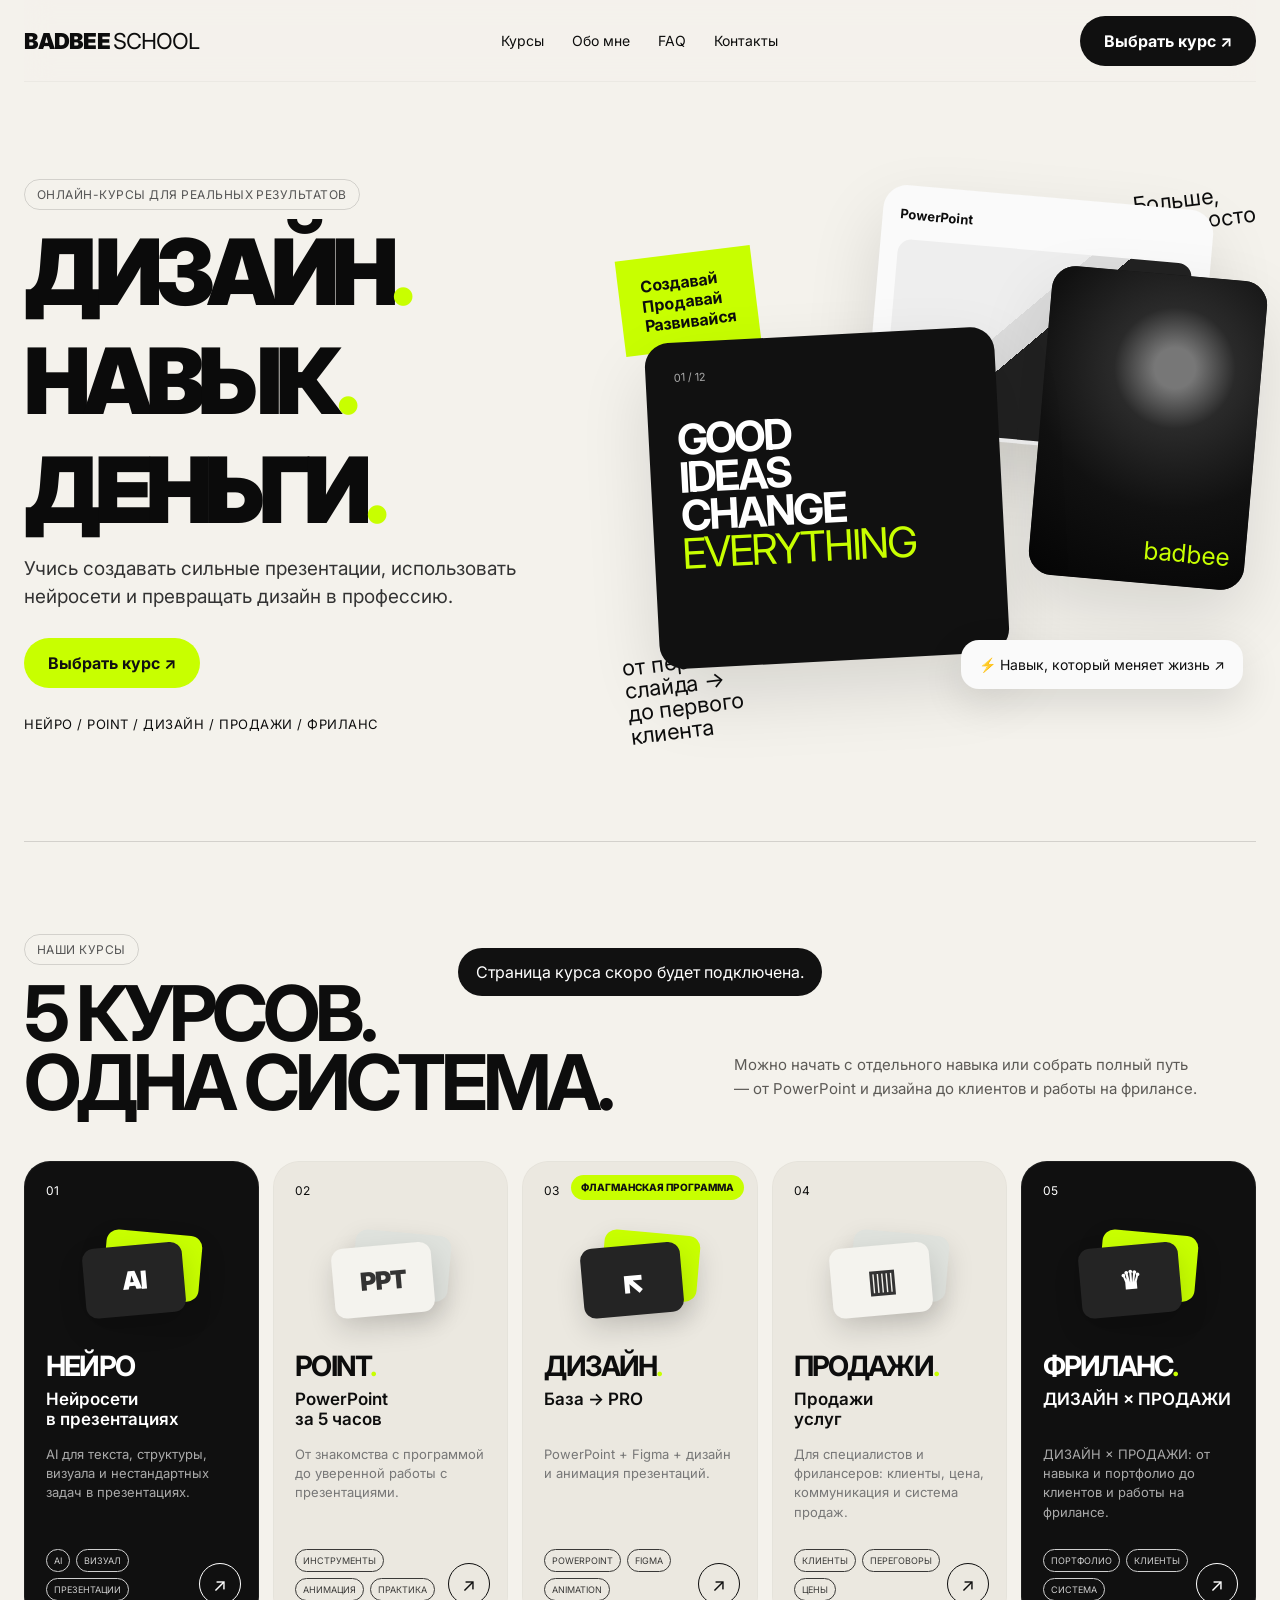
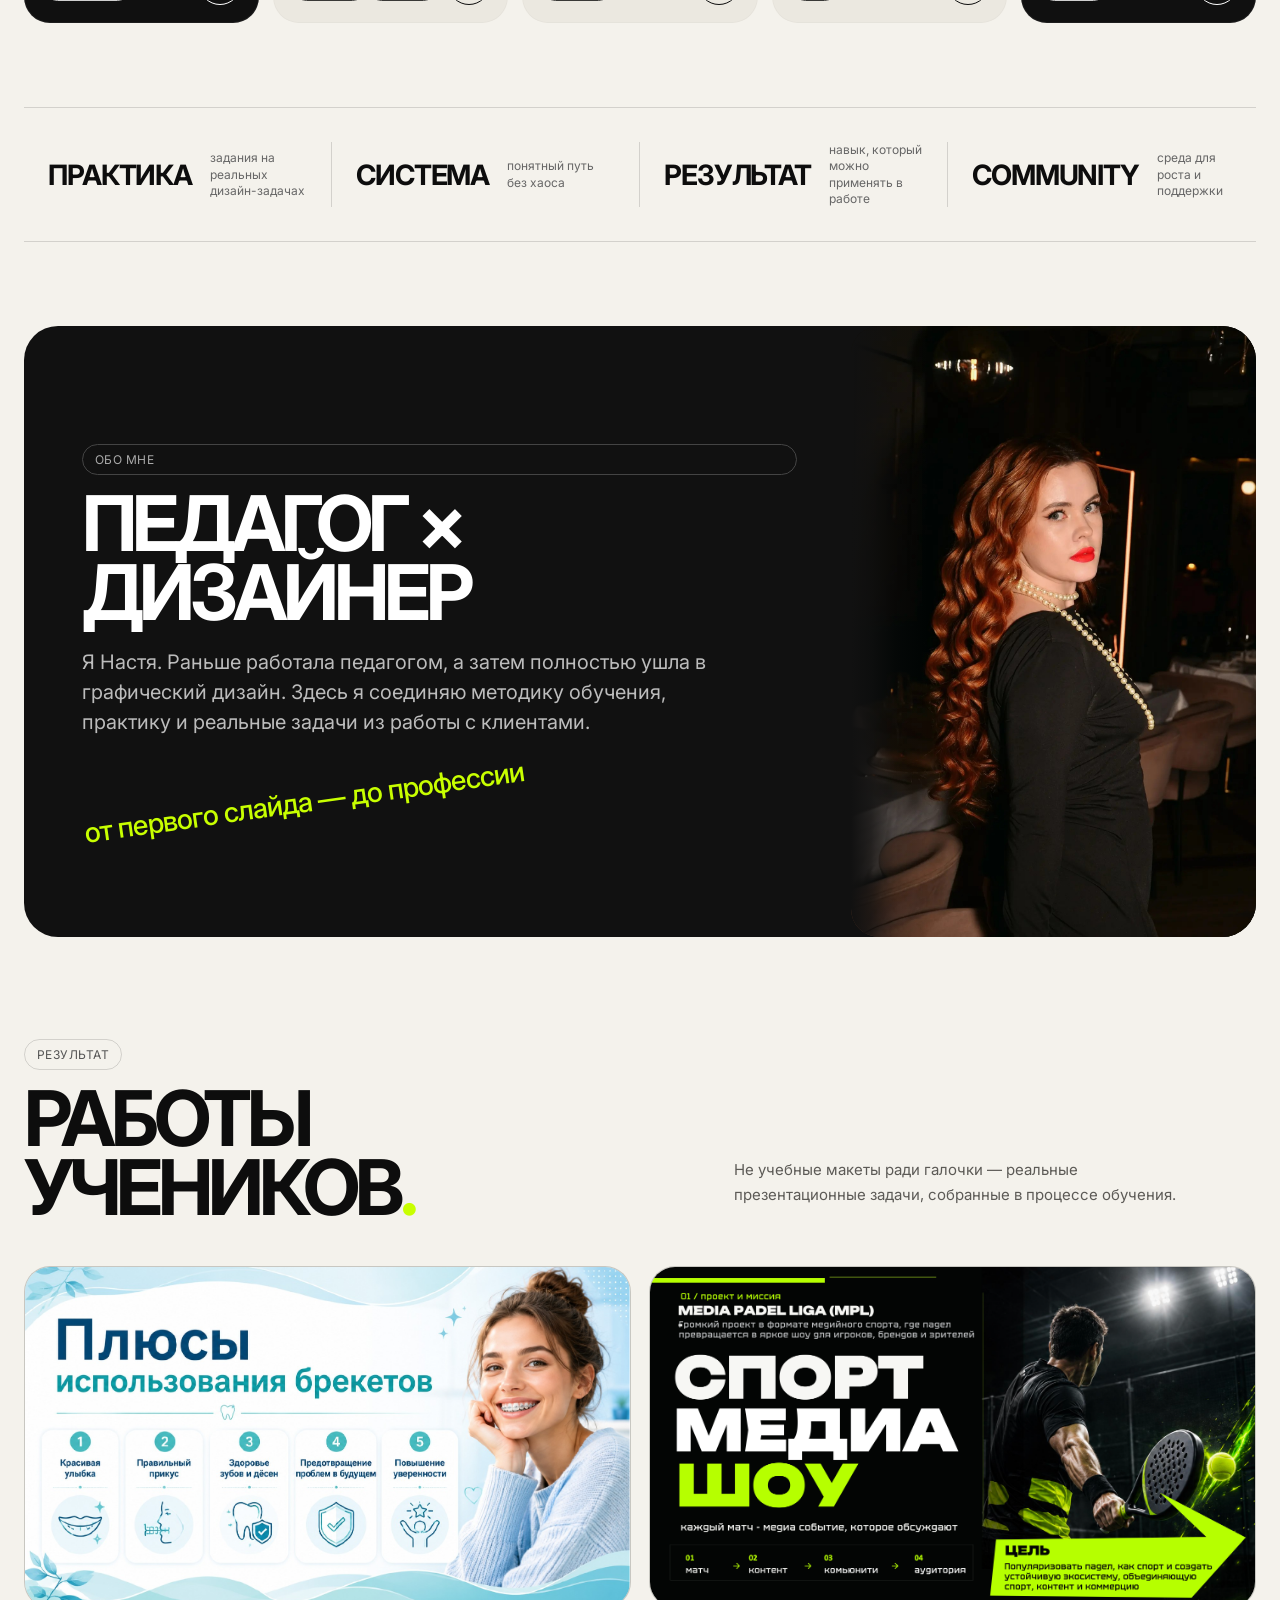
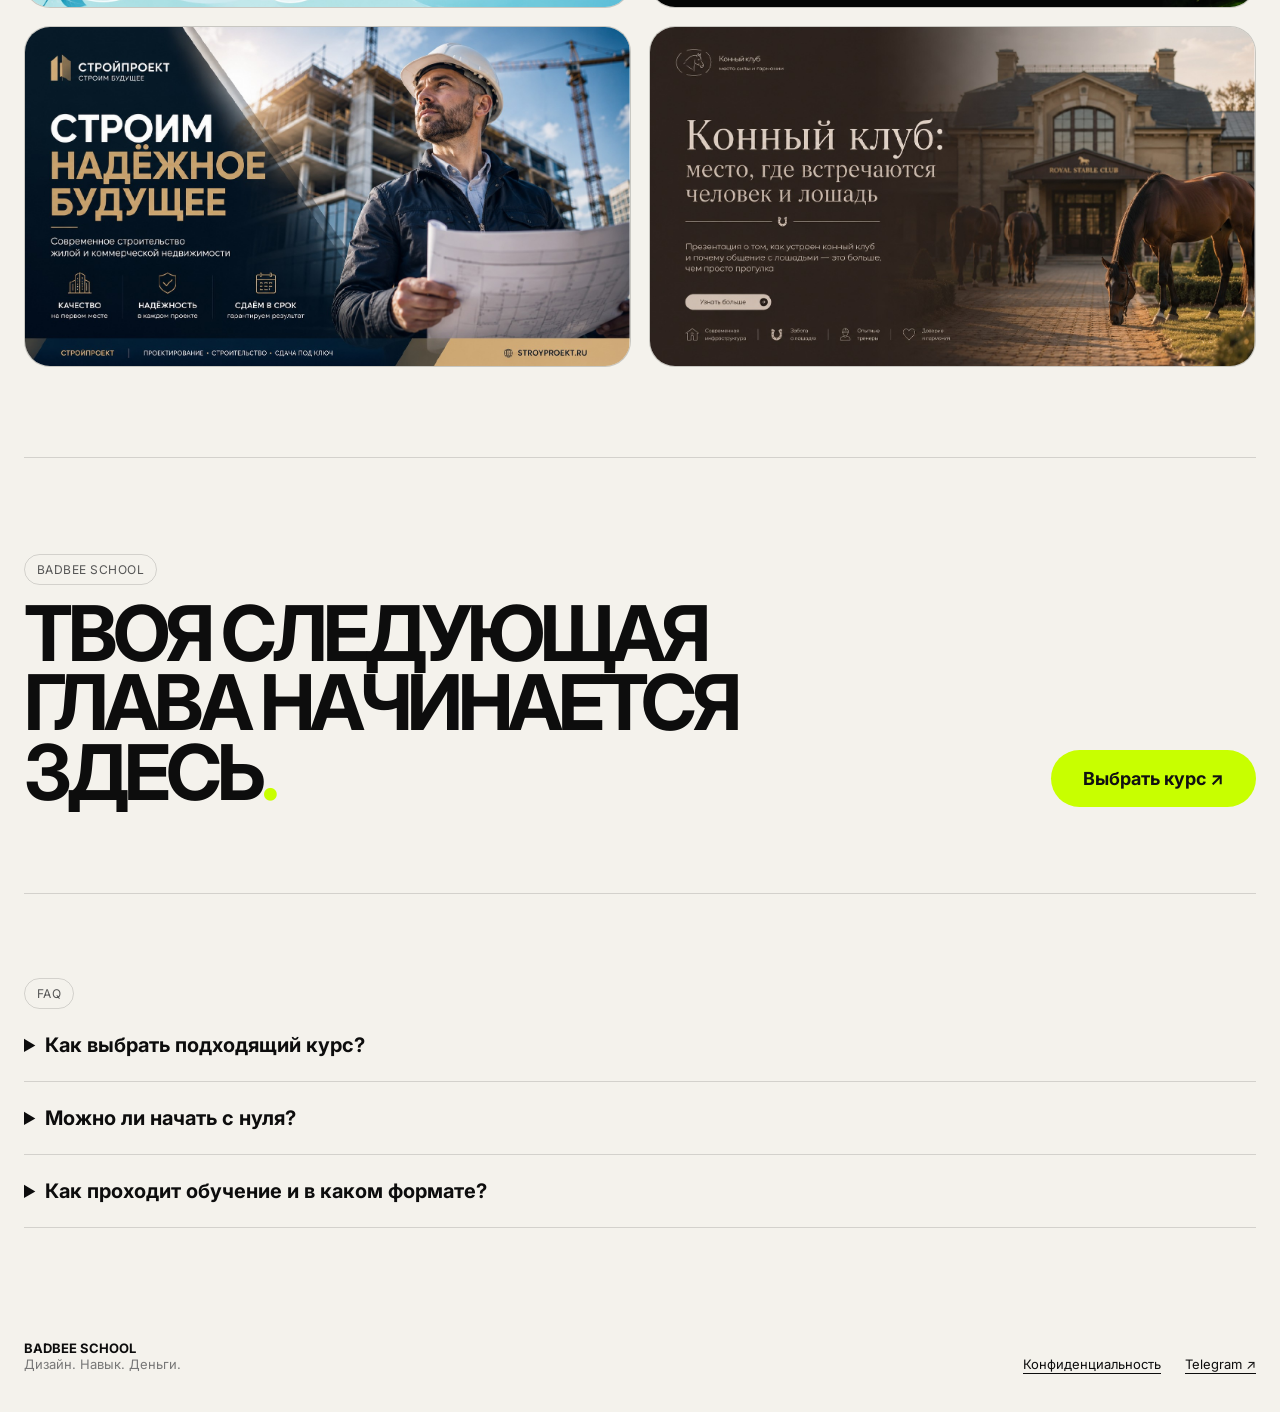
<file: index.html>
<!DOCTYPE html>
<html lang="ru">
<head>
  <meta charset="UTF-8" />
  <meta name="viewport" content="width=device-width, initial-scale=1.0" />
  <title>BADBEE SCHOOL</title>
  <meta name="description" content="BADBEE SCHOOL — курсы по презентациям, нейросетям, продажам и фрилансу." />
  <link rel="preconnect" href="https://fonts.googleapis.com">
  <link rel="preconnect" href="https://fonts.gstatic.com" crossorigin>
  <link href="https://fonts.googleapis.com/css2?family=Inter:wght@400;500;600;700;800;900&display=swap" rel="stylesheet">
  <link rel="stylesheet" href="styles.css?v=13-mobile-0915" />
</head>
<body>
  <header class="site-header container">
    <a href="#top" class="brand">BADBEE <span>SCHOOL</span></a>
    <nav class="nav">
      <a href="#courses">Курсы</a>
      <a href="#about">Обо мне</a>
      <a href="#faq">FAQ</a>
      <a href="#contacts">Контакты</a>
    </nav>
    <a class="button button-dark header-cta" href="#courses">Выбрать курс ↗</a>
    <button class="menu-btn" aria-label="Открыть меню">☰</button>
  </header>

  <main id="top">
    <section class="hero container">
      <div class="hero-copy">
        <div class="eyebrow">ОНЛАЙН-КУРСЫ ДЛЯ РЕАЛЬНЫХ РЕЗУЛЬТАТОВ</div>
        <h1 class="hero-stack"><span class="hero-line">ДИЗАЙН<i>.</i></span><span class="hero-line">НАВЫК<i>.</i></span><span class="hero-line">ДЕНЬГИ<i>.</i></span></h1>
        <p>Учись создавать сильные презентации, использовать нейросети и превращать дизайн в профессию.</p>
        <a href="#courses" class="button button-lime">Выбрать курс ↗</a>
        <div class="course-line">НЕЙРО / POINT / ДИЗАЙН / ПРОДАЖИ / ФРИЛАНС</div>
      </div>

      <div class="hero-art" aria-hidden="true">
        <div class="lime-note">Создавай<br>Продавай<br>Развивайся</div>
        <div class="card card-a"><div class="mini">01 / 12</div><strong>GOOD<br>IDEAS<br>CHANGE<br><em>EVERYTHING</em></strong></div>
        <div class="card card-b"><span>PowerPoint</span><div class="fake-ui"></div></div>
        <div class="card card-c"><span class="portrait-mark">badbee</span><div class="portrait"></div></div>
        <div class="floating-chip">⚡ Навык, который меняет жизнь ↗</div>
        <div class="scribble s1">от первого<br>слайда →<br>до первого<br>клиента</div>
        <div class="scribble s2">Больше,<br>чем просто<br>курсы</div>
      </div>
    </section>

    <section class="courses container" id="courses">
      <div class="section-head">
        <div>
          <div class="section-kicker">НАШИ КУРСЫ</div>
          <h2>5 КУРСОВ.<br>ОДНА СИСТЕМА.</h2>
        </div>
        <p>Можно начать с отдельного навыка или собрать полный путь — от PowerPoint и дизайна до клиентов и работы на фрилансе.</p>
      </div>

      <div class="course-grid">
        <article class="course-card dark">
          <div class="num">01</div>
          <div class="course-icon-stack"><span class="icon-card back"></span><span class="icon-card front">AI</span></div>
          <h3>НЕЙРО</h3>
          <h4>Нейросети<br>в презентациях</h4>
          <p>AI для текста, структуры, визуала и нестандартных задач в презентациях.</p>
          <div class="tags"><span>AI</span><span>ВИЗУАЛ</span><span>ПРЕЗЕНТАЦИИ</span></div>
          <button class="arrow-btn" data-course="НЕЙРО" data-href="neuro.html">↗</button>
        </article>

        <article class="course-card light">
          <div class="num">02</div>
          <div class="course-icon-stack light-icon"><span class="icon-card back"></span><span class="icon-card front">PPT</span></div>
          <h3>POINT<span>.</span></h3>
          <h4>PowerPoint<br>за 5 часов</h4>
          <p>От знакомства с программой до уверенной работы с презентациями.</p>
          <div class="tags"><span>ИНСТРУМЕНТЫ</span><span>АНИМАЦИЯ</span><span>ПРАКТИКА</span></div>
          <button class="arrow-btn" data-course="POINT" data-href="point.html">↗</button>
        </article>

        <article class="course-card light flagship">
          <div class="flag">ФЛАГМАНСКАЯ ПРОГРАММА</div>
          <div class="num">03</div>
          <div class="course-icon-stack"><span class="icon-card back"></span><span class="icon-card front">↖</span></div>
          <h3>ДИЗАЙН<span>.</span></h3>
          <h4>База → PRO</h4>
          <p>PowerPoint + Figma + дизайн и анимация презентаций.</p>
          <div class="tags"><span>POWERPOINT</span><span>FIGMA</span><span>ANIMATION</span></div>
          <button class="arrow-btn" data-course="ДИЗАЙН" data-href="design.html">↗</button>
        </article>

        <article class="course-card light sales-card">
          <div class="num">04</div>
          <div class="course-icon-stack light-icon"><span class="icon-card back"></span><span class="icon-card front">▥</span></div>
          <h3>ПРОДАЖИ<span>.</span></h3>
          <h4>Продажи<br>услуг</h4>
          <p>Для специалистов и фрилансеров: клиенты, цена, коммуникация и система продаж.</p>
          <div class="tags"><span>КЛИЕНТЫ</span><span>ПЕРЕГОВОРЫ</span><span>ЦЕНЫ</span></div>
          <button class="arrow-btn" data-course="ПРОДАЖИ" data-href="sales.html">↗</button>
        </article>

        <article class="course-card dark">
          <div class="num">05</div>
          <div class="course-icon-stack"><span class="icon-card back"></span><span class="icon-card front">♛</span></div>
          <h3>ФРИЛАНС<span>.</span></h3>
          <h4>ДИЗАЙН × ПРОДАЖИ</h4>
          <p>ДИЗАЙН × ПРОДАЖИ: от навыка и портфолио до клиентов и работы на фрилансе.</p>
          <div class="tags"><span>ПОРТФОЛИО</span><span>КЛИЕНТЫ</span><span>СИСТЕМА</span></div>
          <button class="arrow-btn" data-course="ФРИЛАНС" data-href="freelance.html">↗</button>
        </article>
      </div>
    </section>

    <section class="stats container">
      <div><strong>ПРАКТИКА</strong><span>задания на реальных дизайн-задачах</span></div>
      <div><strong>СИСТЕМА</strong><span>понятный путь без хаоса</span></div>
      <div><strong>РЕЗУЛЬТАТ</strong><span>навык, который можно применять в работе</span></div>
      <div><strong>COMMUNITY</strong><span>среда для роста и поддержки</span></div>
    </section>

    <section class="about container" id="about">
      <div class="about-card about-with-photo">
        <div class="about-copy">
          <div class="section-kicker">ОБО МНЕ</div>
          <h2>ПЕДАГОГ × ДИЗАЙНЕР</h2>
          <p>Я Настя. Раньше работала педагогом, а затем полностью ушла в графический дизайн. Здесь я соединяю методику обучения, практику и реальные задачи из работы с клиентами.</p>
          <div class="signature">от первого слайда — до профессии</div>
        </div>
        <figure class="about-photo"><img src="assets/nastya.jpg" alt="Настя — автор BADBEE SCHOOL"></figure>
      </div>
    </section>

    <section class="student-works container" id="student-works">
      <div class="section-head">
        <div><div class="section-kicker">РЕЗУЛЬТАТ</div><h2>РАБОТЫ<br>УЧЕНИКОВ<span>.</span></h2></div>
        <p>Не учебные макеты ради галочки — реальные презентационные задачи, собранные в процессе обучения.</p>
      </div>
      <div class="student-grid">
        <figure class="student-work"><img src="assets/student-work/work-1.png" alt="Работа ученика — презентация о брекетах"></figure>
        <figure class="student-work"><img src="assets/student-work/work-2.png" alt="Работа ученика — презентация жилого проекта"></figure>
        <figure class="student-work"><img src="assets/student-work/work-3.png" alt="Работа ученика — учебная презентация"></figure>
        <figure class="student-work"><img src="assets/student-work/work-4.png" alt="Работа ученика — конный клуб"></figure>
      </div>
    </section>

    <section class="cta container">
      <div>
        <div class="section-kicker">BADBEE SCHOOL</div>
        <h2>ТВОЯ СЛЕДУЮЩАЯ<br>ГЛАВА НАЧИНАЕТСЯ<br>ЗДЕСЬ<span>.</span></h2>
      </div>
      <a href="#courses" class="button button-lime big">Выбрать курс ↗</a>
    </section>

    <section class="faq container" id="faq">
      <div class="section-kicker">FAQ</div>
      <details><summary>Как выбрать подходящий курс?</summary><p>POINT — если нужна уверенная работа в PowerPoint; ДИЗАЙН — если хочешь делать сильные презентации; НЕЙРО — если хочешь встроить AI в работу; ПРОДАЖИ — если нужен рост в клиентах и цене; ФРИЛАНС — если нужен полный путь ДИЗАЙН × ПРОДАЖИ.</p></details>
      <details><summary>Можно ли начать с нуля?</summary><p>Да. На странице каждого курса будет отдельно указано, какой уровень нужен на старте.</p></details>
      <details><summary>Как проходит обучение и в каком формате?</summary><p>Все уроки и материалы доступны в чате. Ты проходишь обучение в своём темпе, а в программах с сопровождением дополнительно получаешь обратную связь, разборы и помощь по ходу обучения.</p></details>
    </section>
  </main>

  <footer class="footer container" id="contacts">
    <div><strong>BADBEE SCHOOL</strong><br><span>Дизайн. Навык. Деньги.</span></div>
    <div class="footer-links"><a href="privacy.html">Конфиденциальность</a><a href="https://t.me/nastyapozdn" target="_blank" rel="noreferrer">Telegram ↗</a></div>
  </footer>

  <div class="toast" id="toast">Страница курса скоро будет подключена.</div>
  <script src="script.js?v=13-mobile-0915"></script>
</body>
</html>
</file>
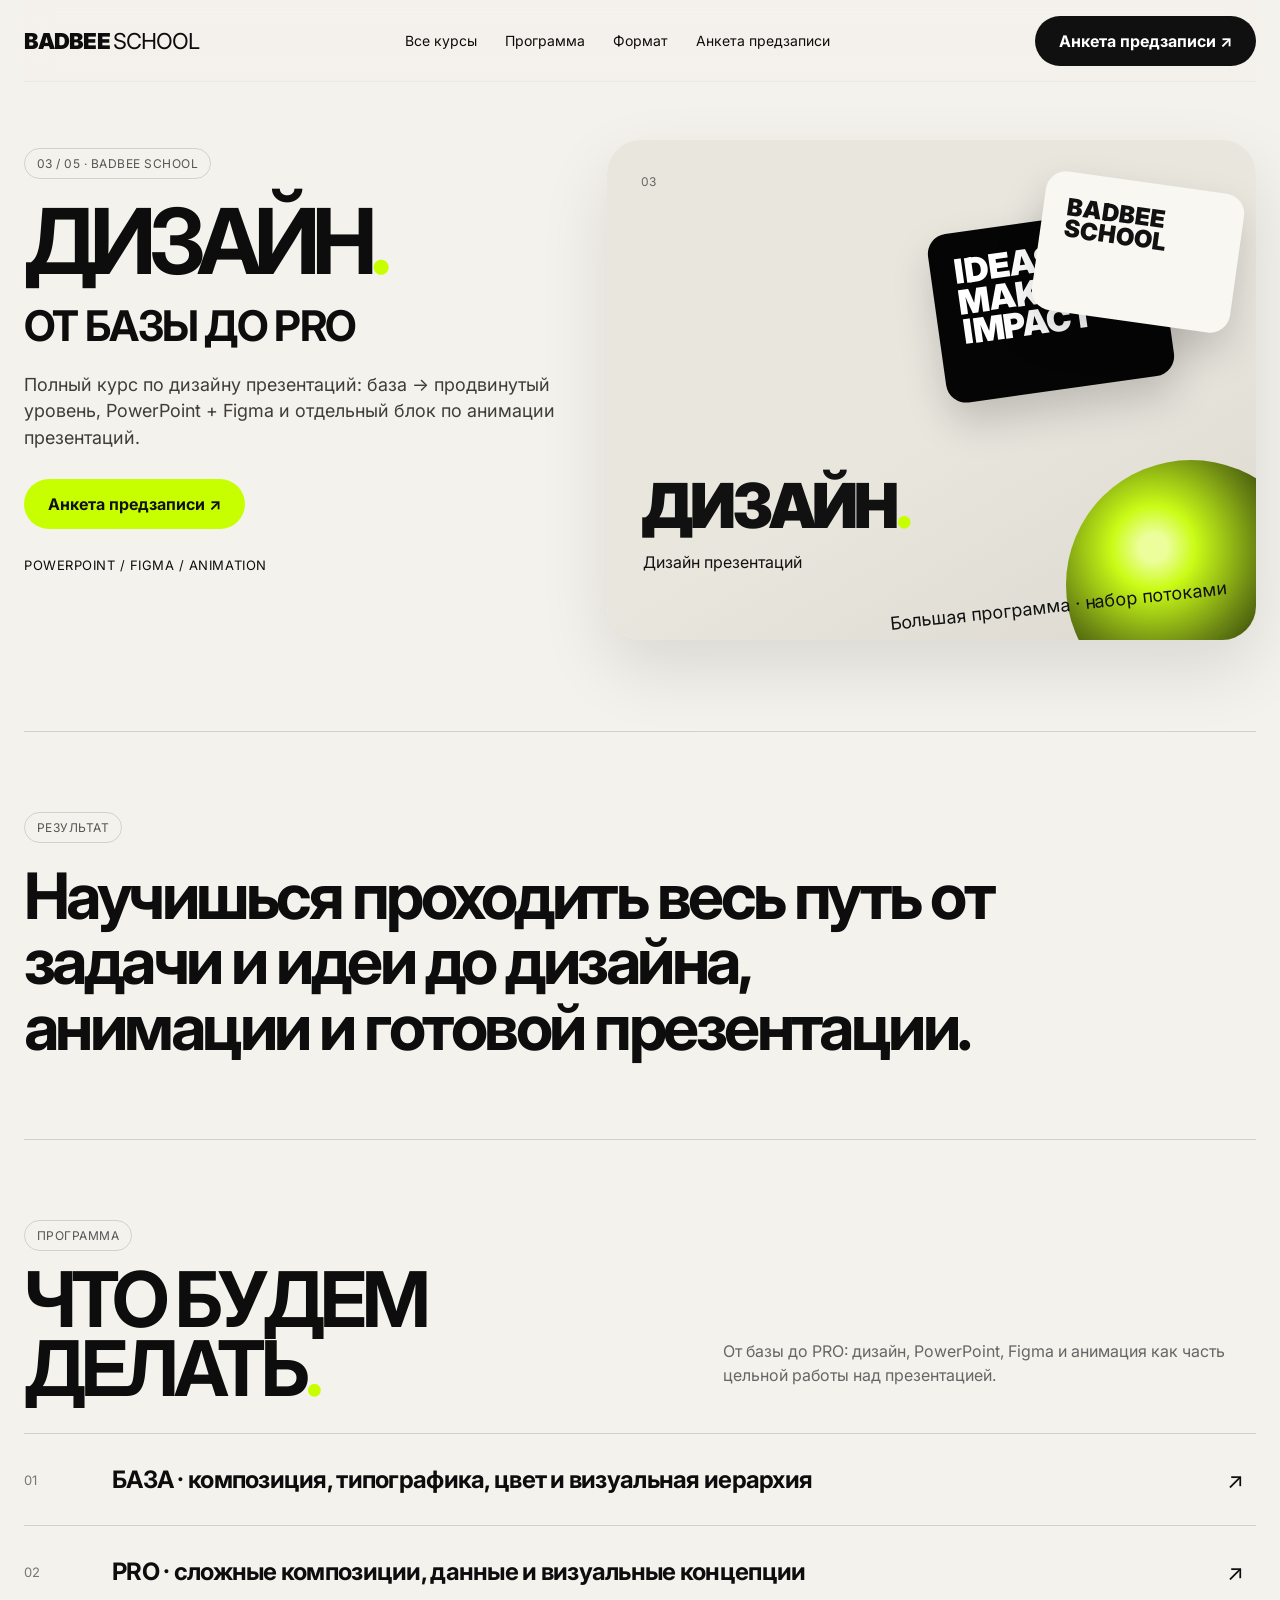
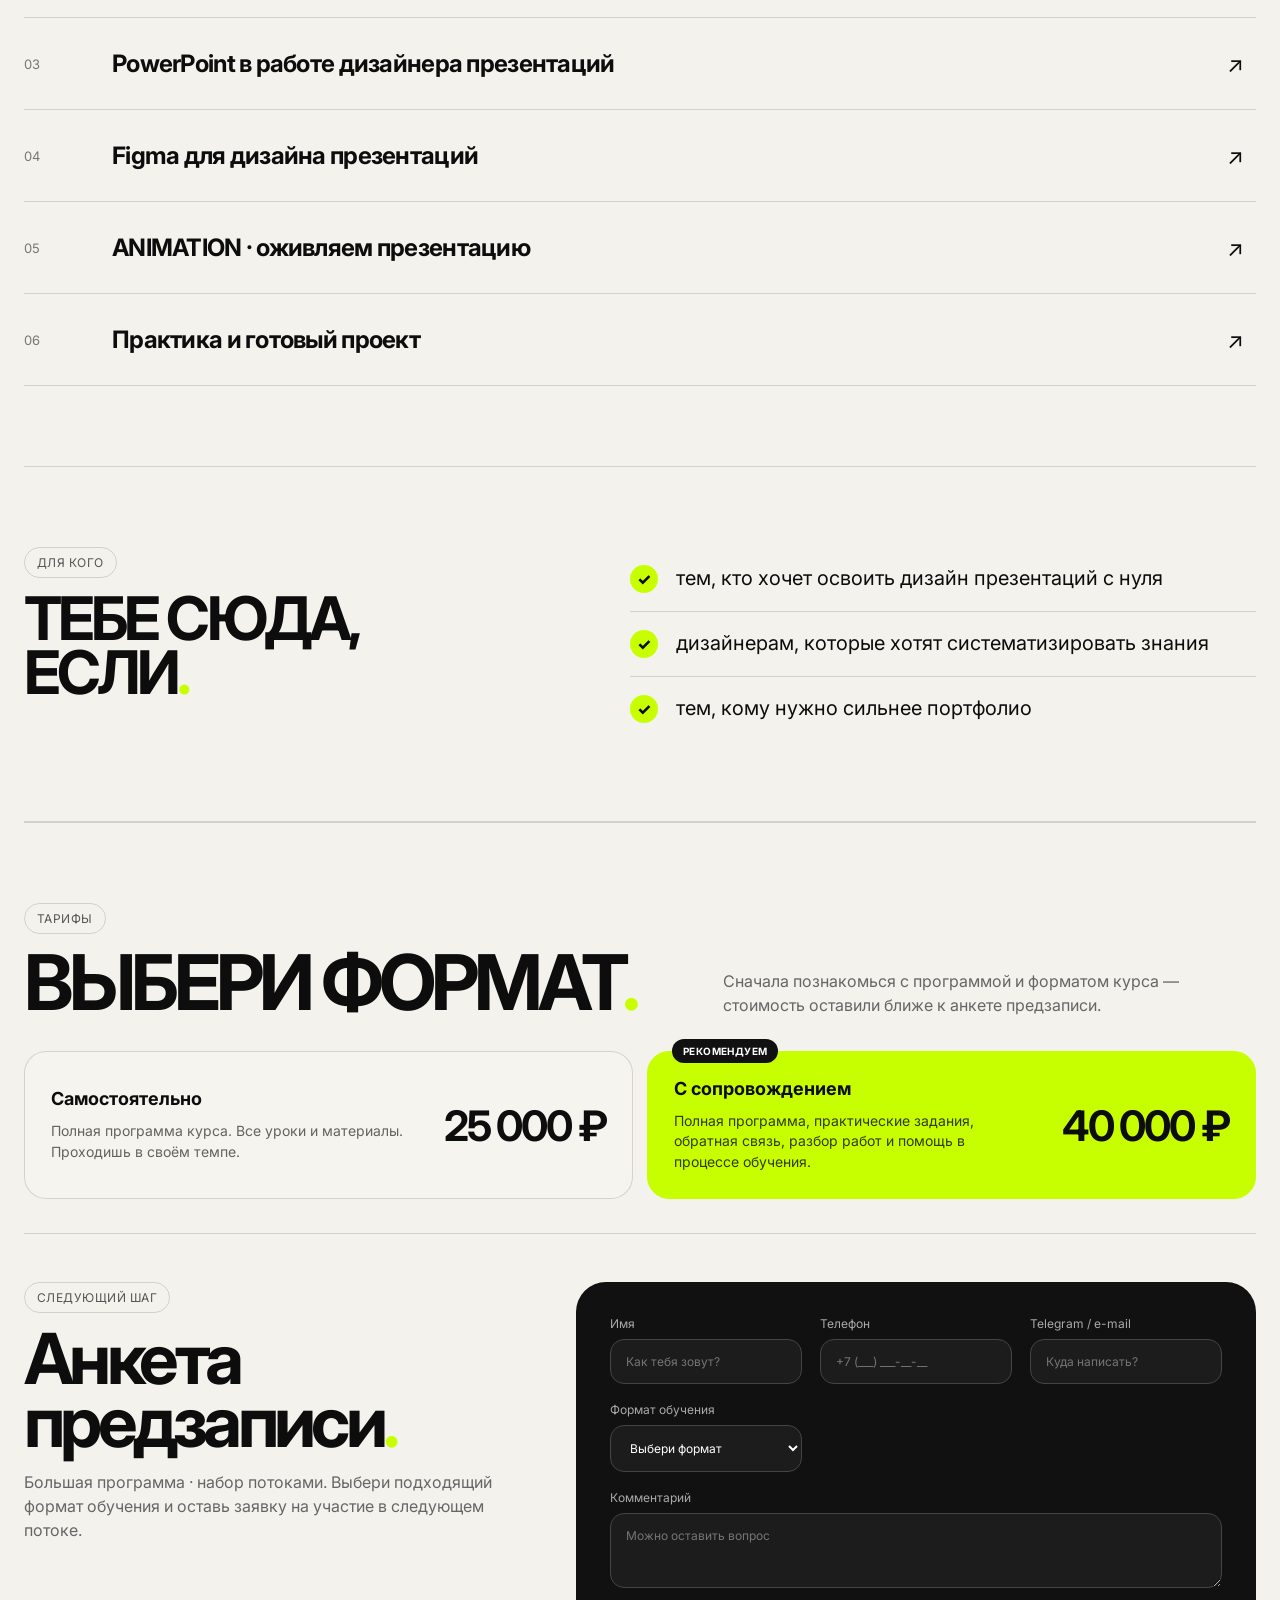
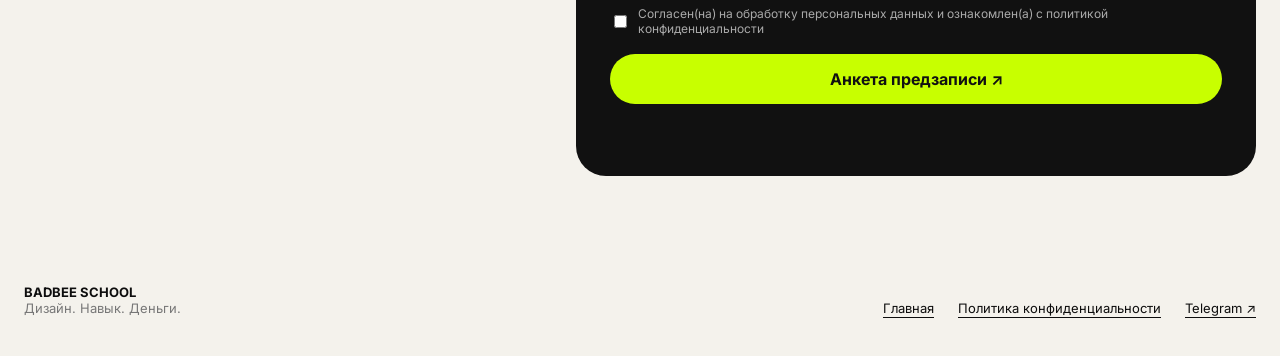
<file: design.html>
<!DOCTYPE html><html lang="ru"><head><meta charset="UTF-8"><meta name="viewport" content="width=device-width, initial-scale=1.0"><title>ДИЗАЙН — BADBEE SCHOOL</title><meta name="description" content="Дизайн презентаций — курс BADBEE SCHOOL"><link rel="preconnect" href="https://fonts.googleapis.com"><link rel="preconnect" href="https://fonts.gstatic.com" crossorigin><link href="https://fonts.googleapis.com/css2?family=Inter:wght@400;500;600;700;800;900&display=swap" rel="stylesheet"><link rel="stylesheet" href="styles.css?v=13-mobile-0915"></head><body class="course-design">
<header class="site-header container"><a href="index.html" class="brand">BADBEE <span>SCHOOL</span></a><nav class="nav"><a href="index.html#courses">Все курсы</a><a href="#program">Программа</a><a href="#format">Формат</a><a href="#action">Анкета предзаписи</a></nav><a class="button button-dark header-cta" href="#action">Анкета предзаписи ↗</a><button class="menu-btn" aria-label="Открыть меню">☰</button></header>
<main><section class="course-hero course-hero-design container"><div class="course-hero-copy"><div class="eyebrow">03 / 05 · BADBEE SCHOOL</div><h1>ДИЗАЙН<span>.</span></h1><h2>ОТ БАЗЫ ДО PRO</h2><p>Полный курс по дизайну презентаций: база → продвинутый уровень, PowerPoint + Figma и отдельный блок по анимации презентаций.</p><a href="#action" class="button button-lime">Анкета предзаписи ↗</a><div class="course-line">POWERPOINT / FIGMA / ANIMATION</div></div><div class="course-hero-visual presale"><div class="visual-index">03</div><div class="visual-title">ДИЗАЙН<span>.</span></div><div class="visual-sub">Дизайн презентаций</div><div class="visual-note">Большая программа · набор потоками</div><div class="visual-card vc1">IDEAS<br>MAKE<br>IMPACT</div><div class="visual-card vc2">BADBEE<br>SCHOOL</div><div class="visual-orb"></div></div></section>
<section class="course-intro container"><div class="section-kicker">РЕЗУЛЬТАТ</div><h2>Научишься проходить весь путь от задачи и идеи до дизайна, анимации и готовой презентации.</h2></section>
<section class="program container" id="program"><div class="program-head"><div><div class="section-kicker">ПРОГРАММА</div><h2>ЧТО БУДЕМ<br>ДЕЛАТЬ<span>.</span></h2></div><p>От базы до PRO: дизайн, PowerPoint, Figma и анимация как часть цельной работы над презентацией.</p></div><div class="module-list"><div class="module"><span>01</span><h3>БАЗА · композиция, типографика, цвет и визуальная иерархия</h3><b>↗</b></div><div class="module"><span>02</span><h3>PRO · сложные композиции, данные и визуальные концепции</h3><b>↗</b></div><div class="module"><span>03</span><h3>PowerPoint в работе дизайнера презентаций</h3><b>↗</b></div><div class="module"><span>04</span><h3>Figma для дизайна презентаций</h3><b>↗</b></div><div class="module"><span>05</span><h3>ANIMATION · оживляем презентацию</h3><b>↗</b></div><div class="module"><span>06</span><h3>Практика и готовый проект</h3><b>↗</b></div></div></section>
<section class="who container"><div><div class="section-kicker">ДЛЯ КОГО</div><h2>ТЕБЕ СЮДА,<br>ЕСЛИ<span>.</span></h2></div><div class="who-list"><div><span>✓</span><p>тем, кто хочет освоить дизайн презентаций с нуля</p></div><div><span>✓</span><p>дизайнерам, которые хотят систематизировать знания</p></div><div><span>✓</span><p>тем, кому нужно сильнее портфолио</p></div></div></section>
<section class="pricing-section container" id="format"><div class="pricing-head"><div><div class="section-kicker">ТАРИФЫ</div><h2>ВЫБЕРИ ФОРМАТ<span>.</span></h2></div><p>Сначала познакомься с программой и форматом курса — стоимость оставили ближе к анкете предзаписи.</p></div><div class="bottom-pricing"><div class="hero-price-card"><div><strong>Самостоятельно</strong><p>Полная программа курса. Все уроки и материалы. Проходишь в своём темпе.</p></div><b>25 000 ₽</b></div><div class="hero-price-card featured"><div><span class="price-badge">РЕКОМЕНДУЕМ</span><strong>С сопровождением</strong><p>Полная программа, практические задания, обратная связь, разбор работ и помощь в процессе обучения.</p></div><b>40 000 ₽</b></div></div></section>
<section class="action-section container" id="action" data-mode="presale" data-course="ДИЗАЙН"><div class="action-copy"><div class="section-kicker">СЛЕДУЮЩИЙ ШАГ</div><h2>Анкета предзаписи<span>.</span></h2><p class="action-note">Большая программа · набор потоками. Выбери подходящий формат обучения и оставь заявку на участие в следующем потоке.</p></div><form class="lead-form" id="leadForm"><label>Имя<input type="text" name="name" placeholder="Как тебя зовут?" required></label><label>Телефон<input type="tel" name="phone" placeholder="+7 (___) ___-__-__" autocomplete="tel" required></label><label>Telegram / e-mail<input type="text" name="contact" placeholder="Куда написать?" required></label><label>Формат обучения<select name="format" required><option value="" selected disabled>Выбери формат</option><option value="Самостоятельно">Самостоятельно</option><option value="С сопровождением">С сопровождением</option></select></label><label class="form-wide">Комментарий<textarea name="comment" rows="3" placeholder="Можно оставить вопрос"></textarea></label><label class="check form-wide"><input type="checkbox" required><span>Согласен(на) на обработку персональных данных и ознакомлен(а) с <a href="privacy.html" target="_blank">политикой конфиденциальности</a></span></label><button class="button button-lime form-wide" type="submit">Анкета предзаписи ↗</button><p class="form-status form-wide" id="formStatus"></p></form></section></main>
<footer class="footer container"><div><strong>BADBEE SCHOOL</strong><br><span>Дизайн. Навык. Деньги.</span></div><div class="footer-links"><a href="index.html">Главная</a><a href="privacy.html">Политика конфиденциальности</a><a href="https://t.me/nastyapozdn" target="_blank" rel="noreferrer">Telegram ↗</a></div></footer><script src="config.js?v=13-mobile-0915"></script><script src="script.js?v=13-mobile-0915"></script></body></html>
</file>
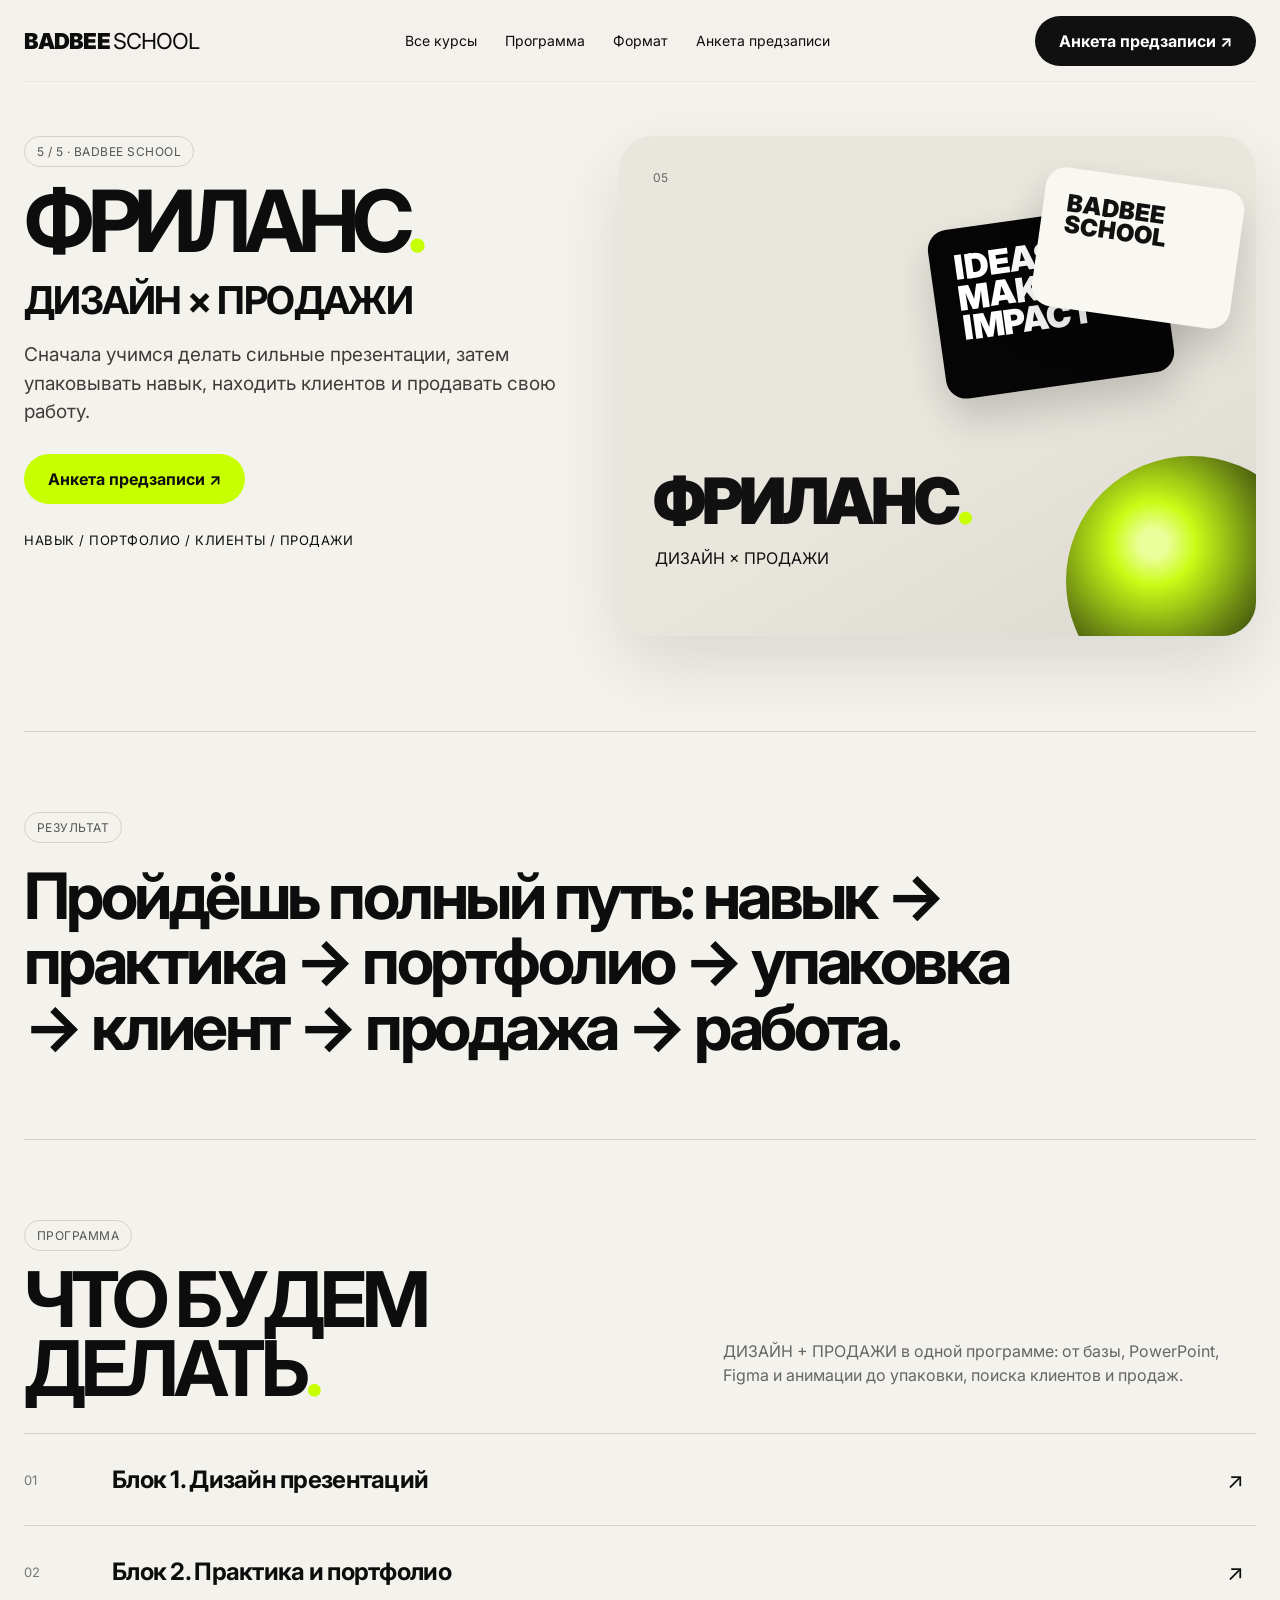
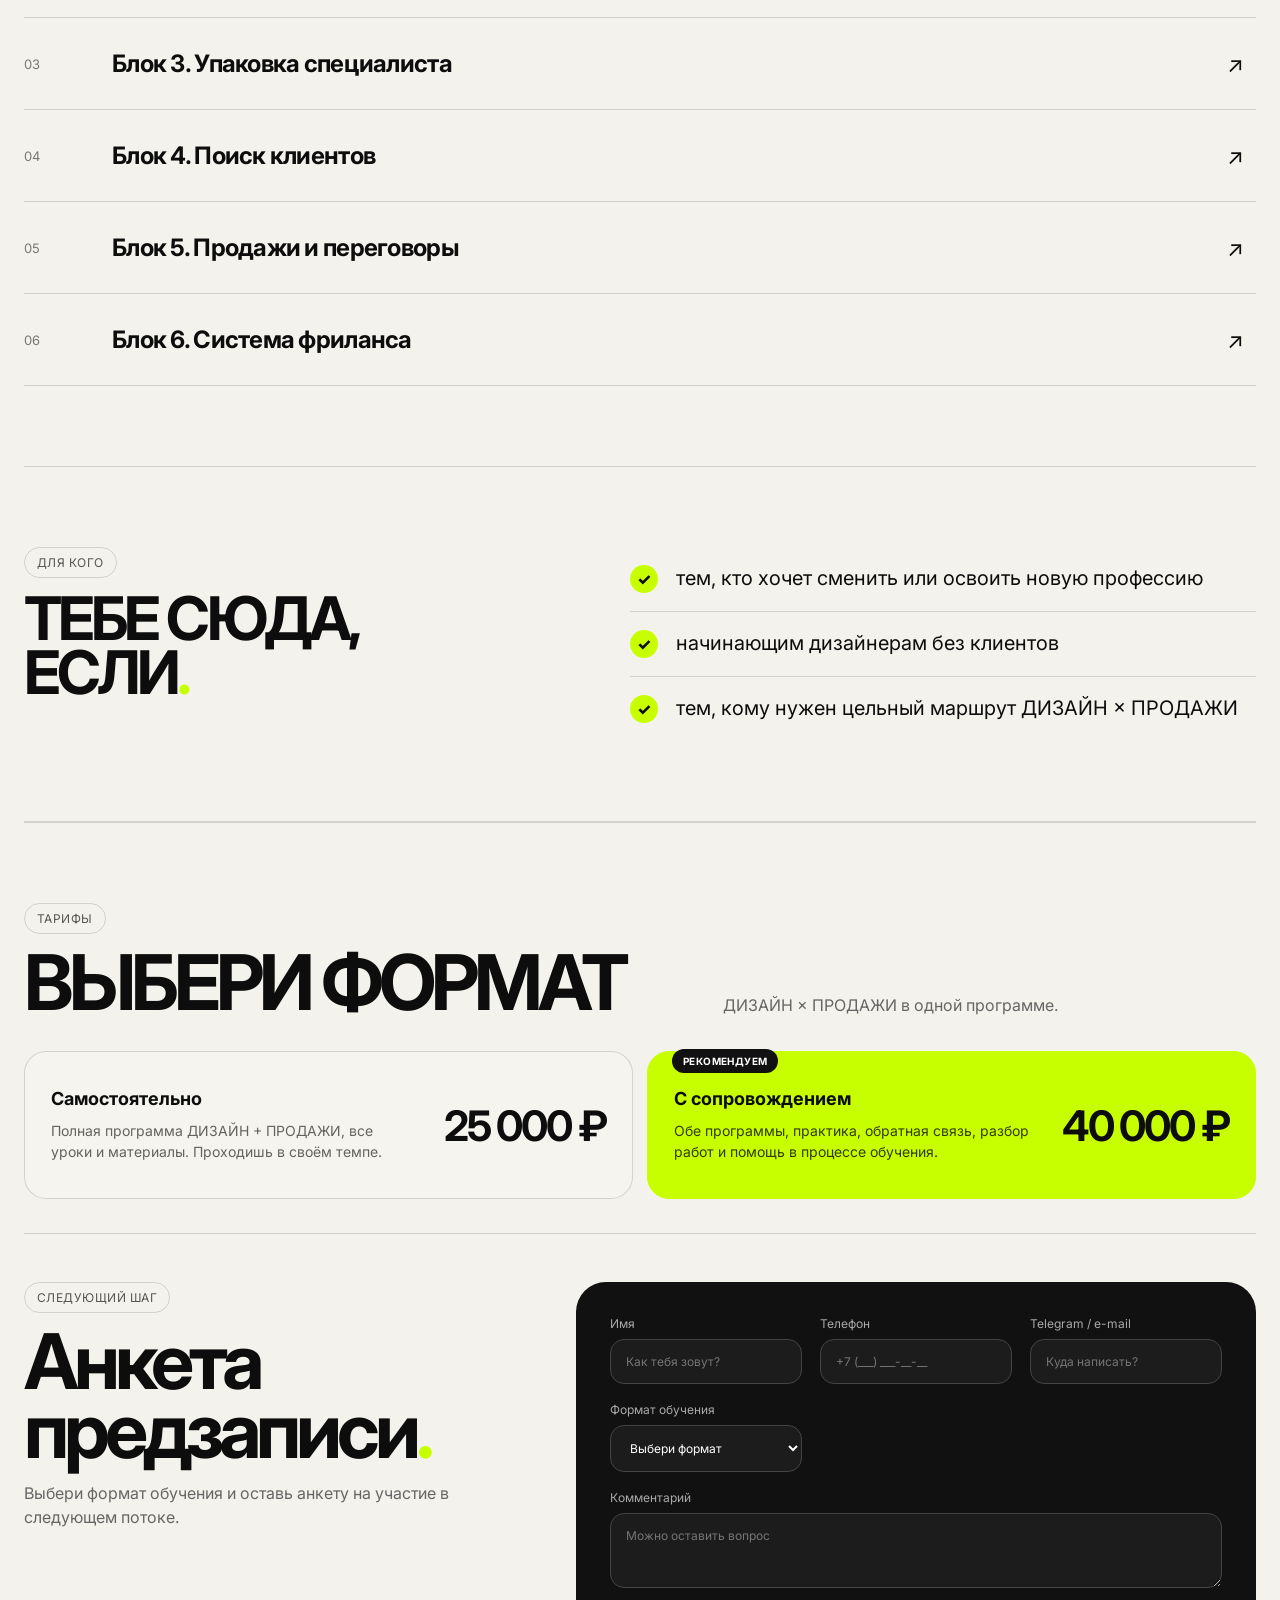
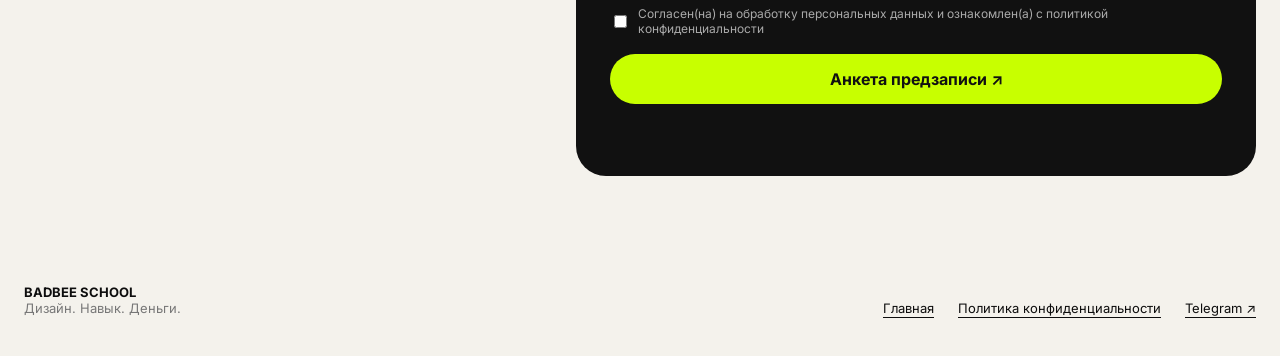
<file: freelance.html>
<!DOCTYPE html><html lang="ru"><head><meta charset="UTF-8"><meta name="viewport" content="width=device-width, initial-scale=1.0"><title>ФРИЛАНС — BADBEE SCHOOL</title><meta name="description" content="ДИЗАЙН × ПРОДАЖИ — курс BADBEE SCHOOL"><link rel="preconnect" href="https://fonts.googleapis.com"><link rel="preconnect" href="https://fonts.gstatic.com" crossorigin><link href="https://fonts.googleapis.com/css2?family=Inter:wght@400;500;600;700;800;900&display=swap" rel="stylesheet"><link rel="stylesheet" href="styles.css?v=13-mobile-0915"></head><body class="course-freelance">
<header class="site-header container"><a href="index.html" class="brand">BADBEE <span>SCHOOL</span></a><nav class="nav"><a href="index.html#courses">Все курсы</a><a href="#program">Программа</a><a href="#format">Формат</a><a href="#action">Анкета предзаписи</a></nav><a class="button button-dark header-cta" href="#action">Анкета предзаписи ↗</a><button class="menu-btn" aria-label="Открыть меню">☰</button></header>
<main><section class="course-hero container"><div class="course-hero-copy"><div class="eyebrow">5 / 5 · BADBEE SCHOOL</div><h1>ФРИЛАНС<span>.</span></h1><h2>ДИЗАЙН × ПРОДАЖИ</h2><p>Сначала учимся делать сильные презентации, затем упаковывать навык, находить клиентов и продавать свою работу.</p><a href="#action" class="button button-lime">Анкета предзаписи ↗</a><div class="course-line">НАВЫК / ПОРТФОЛИО / КЛИЕНТЫ / ПРОДАЖИ</div></div><div class="course-hero-visual presale"><div class="visual-index">05</div><div class="visual-title">ФРИЛАНС<span>.</span></div><div class="visual-sub">ДИЗАЙН × ПРОДАЖИ</div><div class="visual-card vc1">IDEAS<br>MAKE<br>IMPACT</div><div class="visual-card vc2">BADBEE<br>SCHOOL</div><div class="visual-orb"></div></div></section>
<section class="course-intro container"><div class="section-kicker">РЕЗУЛЬТАТ</div><h2>Пройдёшь полный путь: навык → практика → портфолио → упаковка → клиент → продажа → работа.</h2></section>
<section class="program container" id="program"><div class="program-head"><div><div class="section-kicker">ПРОГРАММА</div><h2>ЧТО БУДЕМ<br>ДЕЛАТЬ<span>.</span></h2></div><p>ДИЗАЙН + ПРОДАЖИ в одной программе: от базы, PowerPoint, Figma и анимации до упаковки, поиска клиентов и продаж.</p></div><div class="module-list"><div class="module"><span>01</span><h3>Блок 1. Дизайн презентаций</h3><b>↗</b></div><div class="module"><span>02</span><h3>Блок 2. Практика и портфолио</h3><b>↗</b></div><div class="module"><span>03</span><h3>Блок 3. Упаковка специалиста</h3><b>↗</b></div><div class="module"><span>04</span><h3>Блок 4. Поиск клиентов</h3><b>↗</b></div><div class="module"><span>05</span><h3>Блок 5. Продажи и переговоры</h3><b>↗</b></div><div class="module"><span>06</span><h3>Блок 6. Система фриланса</h3><b>↗</b></div></div></section>
<section class="who container"><div><div class="section-kicker">ДЛЯ КОГО</div><h2>ТЕБЕ СЮДА,<br>ЕСЛИ<span>.</span></h2></div><div class="who-list"><div><span>✓</span><p>тем, кто хочет сменить или освоить новую профессию</p></div><div><span>✓</span><p>начинающим дизайнерам без клиентов</p></div><div><span>✓</span><p>тем, кому нужен цельный маршрут ДИЗАЙН × ПРОДАЖИ</p></div></div></section>
<section class="pricing-section container" id="format"><div class="pricing-head"><div><div class="section-kicker">ТАРИФЫ</div><h2>ВЫБЕРИ ФОРМАТ</h2></div><p>ДИЗАЙН × ПРОДАЖИ в одной программе.</p></div><div class="bottom-pricing"><div class="hero-price-card"><div><strong>Самостоятельно</strong><p>Полная программа ДИЗАЙН + ПРОДАЖИ, все уроки и материалы. Проходишь в своём темпе.</p></div><b>25 000 ₽</b></div><div class="hero-price-card featured"><div><span class="price-badge">РЕКОМЕНДУЕМ</span><strong>С сопровождением</strong><p>Обе программы, практика, обратная связь, разбор работ и помощь в процессе обучения.</p></div><b>40 000 ₽</b></div></div></section>

<section class="action-section container" id="action" data-mode="presale" data-course="ФРИЛАНС"><div class="action-copy"><div class="section-kicker">СЛЕДУЮЩИЙ ШАГ</div><h2>Анкета предзаписи<span>.</span></h2><p class="action-note">Выбери формат обучения и оставь анкету на участие в следующем потоке.</p></div><form class="lead-form" id="leadForm"><label>Имя<input type="text" name="name" placeholder="Как тебя зовут?" required></label><label>Телефон<input type="tel" name="phone" placeholder="+7 (___) ___-__-__" autocomplete="tel" required></label><label>Telegram / e-mail<input type="text" name="contact" placeholder="Куда написать?" required></label><label>Формат обучения<select name="format" required><option value="" selected disabled>Выбери формат</option><option value="Самостоятельно">Самостоятельно</option><option value="С сопровождением">С сопровождением</option></select></label><label class="form-wide">Комментарий<textarea name="comment" rows="3" placeholder="Можно оставить вопрос"></textarea></label><label class="check form-wide"><input type="checkbox" required><span>Согласен(на) на обработку персональных данных и ознакомлен(а) с <a href="privacy.html" target="_blank">политикой конфиденциальности</a></span></label><button class="button button-lime form-wide" type="submit">Анкета предзаписи ↗</button><p class="form-status form-wide" id="formStatus"></p></form></section></main>
<footer class="footer container"><div><strong>BADBEE SCHOOL</strong><br><span>Дизайн. Навык. Деньги.</span></div><div class="footer-links"><a href="index.html">Главная</a><a href="privacy.html">Политика конфиденциальности</a><a href="https://t.me/nastyapozdn" target="_blank" rel="noreferrer">Telegram ↗</a></div></footer><script src="config.js?v=13-mobile-0915"></script><script src="script.js?v=13-mobile-0915"></script></body></html>
</file>
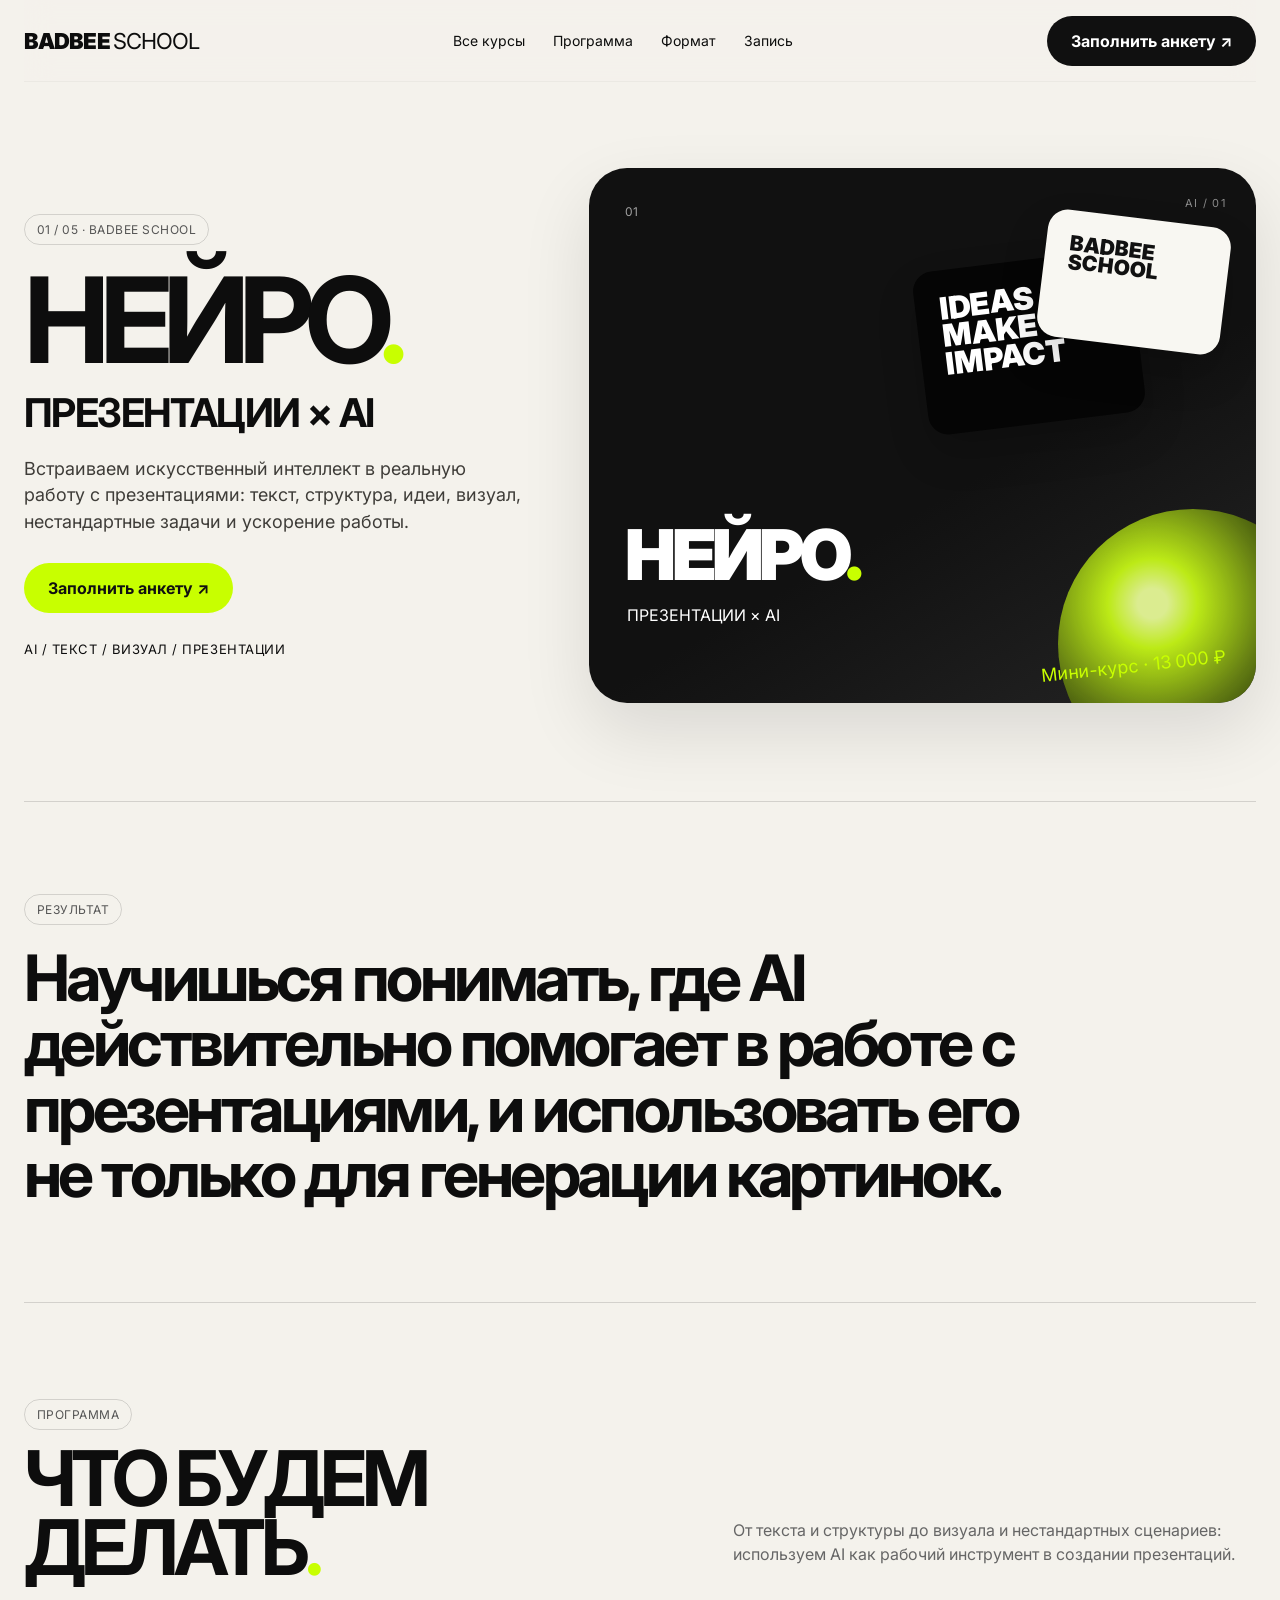
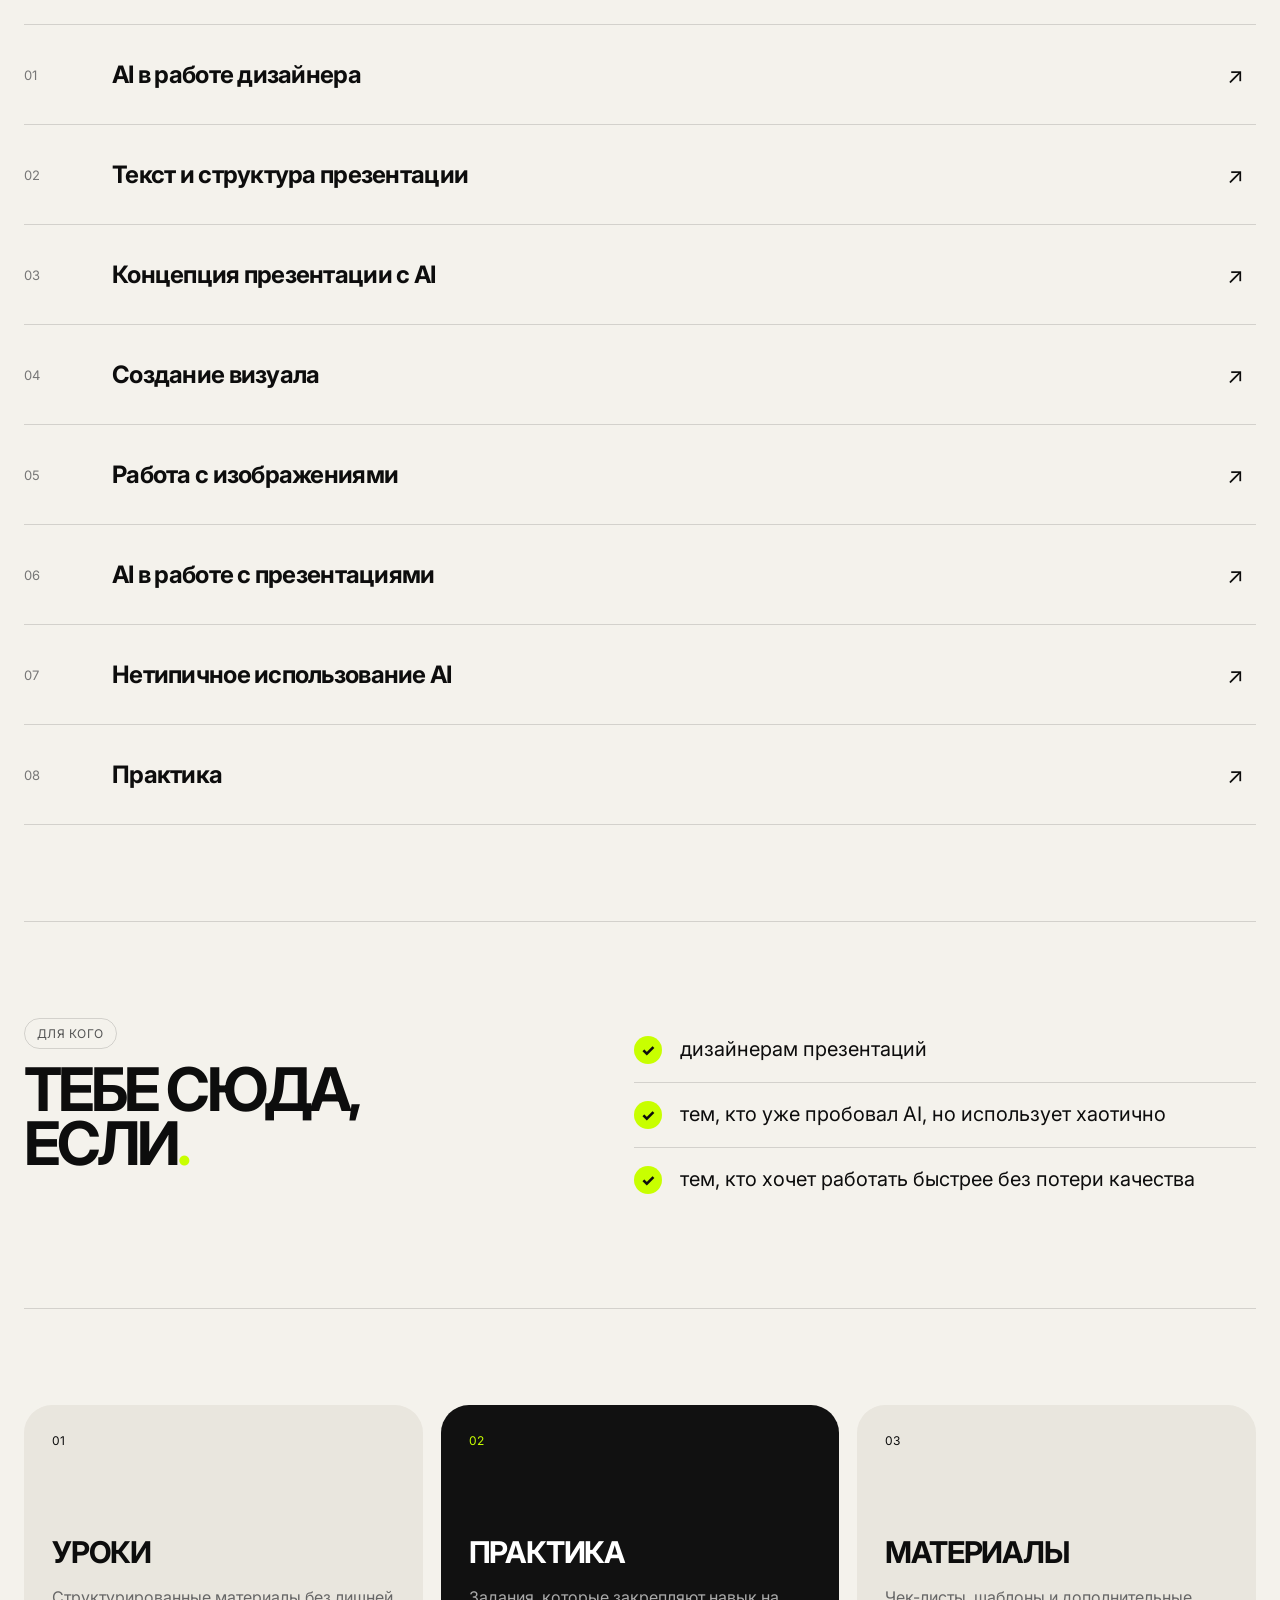
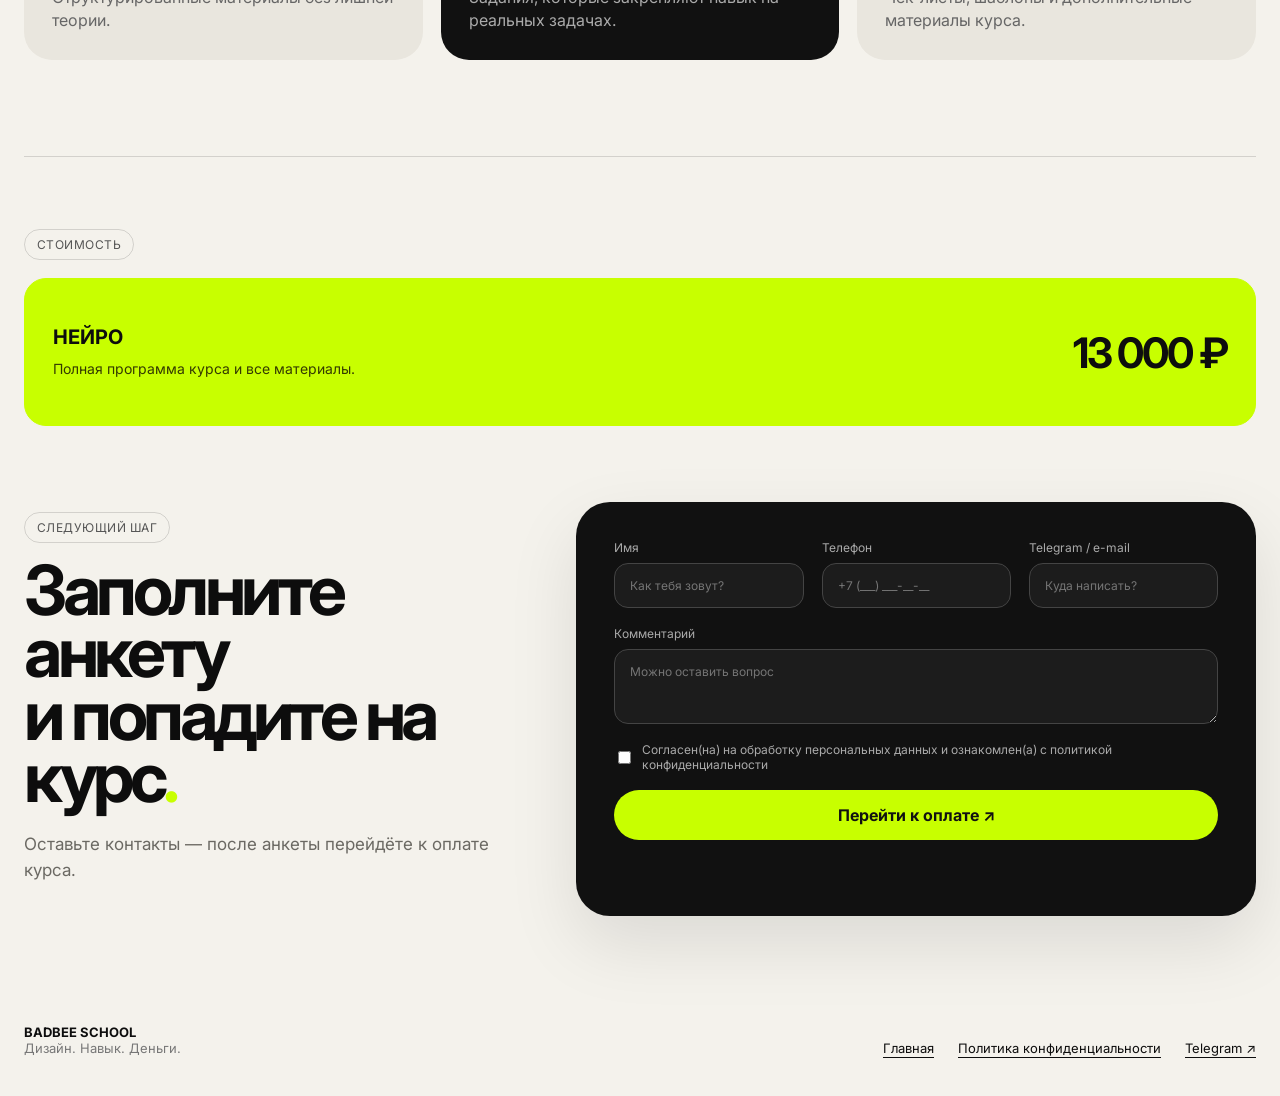
<file: neuro.html>
<!DOCTYPE html><html lang="ru"><head><meta charset="UTF-8"><meta name="viewport" content="width=device-width, initial-scale=1.0"><title>НЕЙРО — BADBEE SCHOOL</title><meta name="description" content="ПРЕЗЕНТАЦИИ × AI — курс BADBEE SCHOOL"><link rel="preconnect" href="https://fonts.googleapis.com"><link rel="preconnect" href="https://fonts.gstatic.com" crossorigin><link href="https://fonts.googleapis.com/css2?family=Inter:wght@400;500;600;700;800;900&display=swap" rel="stylesheet"><link rel="stylesheet" href="styles.css?v=13-mobile-0915"></head><body class="course-neuro">
<header class="site-header container"><a href="index.html" class="brand">BADBEE <span>SCHOOL</span></a><nav class="nav"><a href="index.html#courses">Все курсы</a><a href="#program">Программа</a><a href="#format">Формат</a><a href="#action">Запись</a></nav><a class="button button-dark header-cta" href="#action">Заполнить анкету ↗</a><button class="menu-btn" aria-label="Открыть меню">☰</button></header>
<main><section class="course-hero container"><div class="course-hero-copy"><div class="eyebrow">01 / 05 · BADBEE SCHOOL</div><h1>НЕЙРО<span>.</span></h1><h2>ПРЕЗЕНТАЦИИ × AI</h2><p>Встраиваем искусственный интеллект в реальную работу с презентациями: текст, структура, идеи, визуал, нестандартные задачи и ускорение работы.</p><a href="#action" class="button button-lime">Заполнить анкету ↗</a><div class="course-line">AI / ТЕКСТ / ВИЗУАЛ / ПРЕЗЕНТАЦИИ</div></div><div class="course-hero-visual purchase"><div class="visual-index">01</div><div class="visual-title">НЕЙРО<span>.</span></div><div class="visual-sub">ПРЕЗЕНТАЦИИ × AI</div><div class="visual-note">Мини-курс · 13 000 ₽</div><div class="visual-card vc1">IDEAS<br>MAKE<br>IMPACT</div><div class="visual-card vc2">BADBEE<br>SCHOOL</div><div class="visual-orb"></div></div></section>
<section class="course-intro container"><div class="section-kicker">РЕЗУЛЬТАТ</div><h2>Научишься понимать, где AI действительно помогает в работе с презентациями, и использовать его не только для генерации картинок.</h2></section>
<section class="program container" id="program"><div class="program-head"><div><div class="section-kicker">ПРОГРАММА</div><h2>ЧТО БУДЕМ<br>ДЕЛАТЬ<span>.</span></h2></div><p>От текста и структуры до визуала и нестандартных сценариев: используем AI как рабочий инструмент в создании презентаций.</p></div><div class="module-list"><div class="module"><span>01</span><h3>AI в работе дизайнера</h3><b>↗</b></div><div class="module"><span>02</span><h3>Текст и структура презентации</h3><b>↗</b></div><div class="module"><span>03</span><h3>Концепция презентации с AI</h3><b>↗</b></div><div class="module"><span>04</span><h3>Создание визуала</h3><b>↗</b></div><div class="module"><span>05</span><h3>Работа с изображениями</h3><b>↗</b></div><div class="module"><span>06</span><h3>AI в работе с презентациями</h3><b>↗</b></div><div class="module"><span>07</span><h3>Нетипичное использование AI</h3><b>↗</b></div><div class="module"><span>08</span><h3>Практика</h3><b>↗</b></div></div></section>
<section class="who container"><div><div class="section-kicker">ДЛЯ КОГО</div><h2>ТЕБЕ СЮДА,<br>ЕСЛИ<span>.</span></h2></div><div class="who-list"><div><span>✓</span><p>дизайнерам презентаций</p></div><div><span>✓</span><p>тем, кто уже пробовал AI, но использует хаотично</p></div><div><span>✓</span><p>тем, кто хочет работать быстрее без потери качества</p></div></div></section>
<section class="format container" id="format"><div class="format-card"><span>01</span><strong>УРОКИ</strong><p>Структурированные материалы без лишней теории.</p></div><div class="format-card"><span>02</span><strong>ПРАКТИКА</strong><p>Задания, которые закрепляют навык на реальных задачах.</p></div><div class="format-card"><span>03</span><strong>МАТЕРИАЛЫ</strong><p>Чек-листы, шаблоны и дополнительные материалы курса.</p></div></section>
<section class="mini-course-pricing container"><div class="section-kicker">СТОИМОСТЬ</div><div class="mini-price-card"><div><strong>НЕЙРО</strong><p>Полная программа курса и все материалы.</p></div><b>13 000 ₽</b></div></section><section class="purchase-section purchase-form-only container" id="action" data-mode="purchase" data-course="НЕЙРО" data-amount="13000"><div class="purchase-copy"><div class="section-kicker">СЛЕДУЮЩИЙ ШАГ</div><h2>Заполните анкету<br>и попадите на курс<span>.</span></h2><p>Оставьте контакты — после анкеты перейдёте к оплате курса.</p></div><form class="lead-form purchase-lead-form" id="leadForm"><label>Имя<input type="text" name="name" placeholder="Как тебя зовут?" required></label><label>Телефон<input type="tel" name="phone" placeholder="+7 (___) ___-__-__" autocomplete="tel" required></label><label>Telegram / e-mail<input type="text" name="contact" placeholder="Куда написать?" required></label><label class="form-wide">Комментарий<textarea name="comment" rows="3" placeholder="Можно оставить вопрос"></textarea></label><label class="check form-wide"><input type="checkbox" required><span>Согласен(на) на обработку персональных данных и ознакомлен(а) с <a href="privacy.html">политикой конфиденциальности</a></span></label><button class="button button-lime form-wide" type="submit">Перейти к оплате ↗</button><p class="form-status form-wide" id="formStatus"></p></form></section></main>
<footer class="footer container"><div><strong>BADBEE SCHOOL</strong><br><span>Дизайн. Навык. Деньги.</span></div><div class="footer-links"><a href="index.html">Главная</a><a href="privacy.html">Политика конфиденциальности</a><a href="https://t.me/nastyapozdn" target="_blank" rel="noreferrer">Telegram ↗</a></div></footer><script src="config.js?v=13-mobile-0915"></script><script src="script.js?v=13-mobile-0915"></script></body></html>
</file>
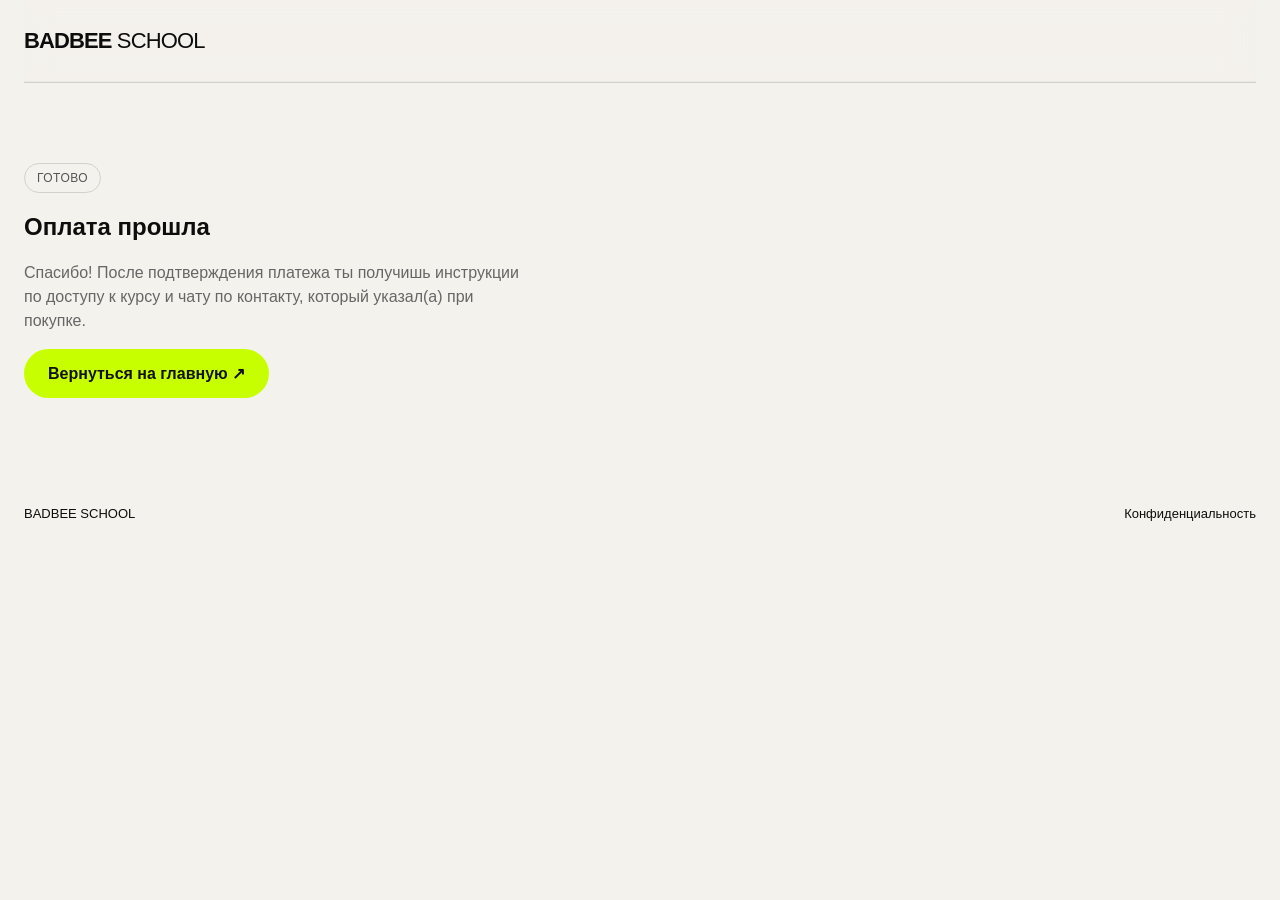
<file: payment-success.html>
<!doctype html><html lang="ru"><head><meta charset="utf-8"><meta name="viewport" content="width=device-width,initial-scale=1"><title>Оплата — BADBEE SCHOOL</title><link rel="stylesheet" href="styles.css?v=13-mobile-0915"></head><body><header class="site-header container"><a href="index.html" class="brand">BADBEE <span>SCHOOL</span></a></header><main><section class="action-section container success-page"><div class="action-copy"><div class="section-kicker">ГОТОВО</div><h1>Оплата прошла</h1><p class="action-note">Спасибо! После подтверждения платежа ты получишь инструкции по доступу к курсу и чату по контакту, который указал(а) при покупке.</p><a class="button button-lime" href="index.html">Вернуться на главную ↗</a></div></section></main><footer class="container footer"><div>BADBEE SCHOOL</div><a href="privacy.html">Конфиденциальность</a></footer></body></html>
</file>
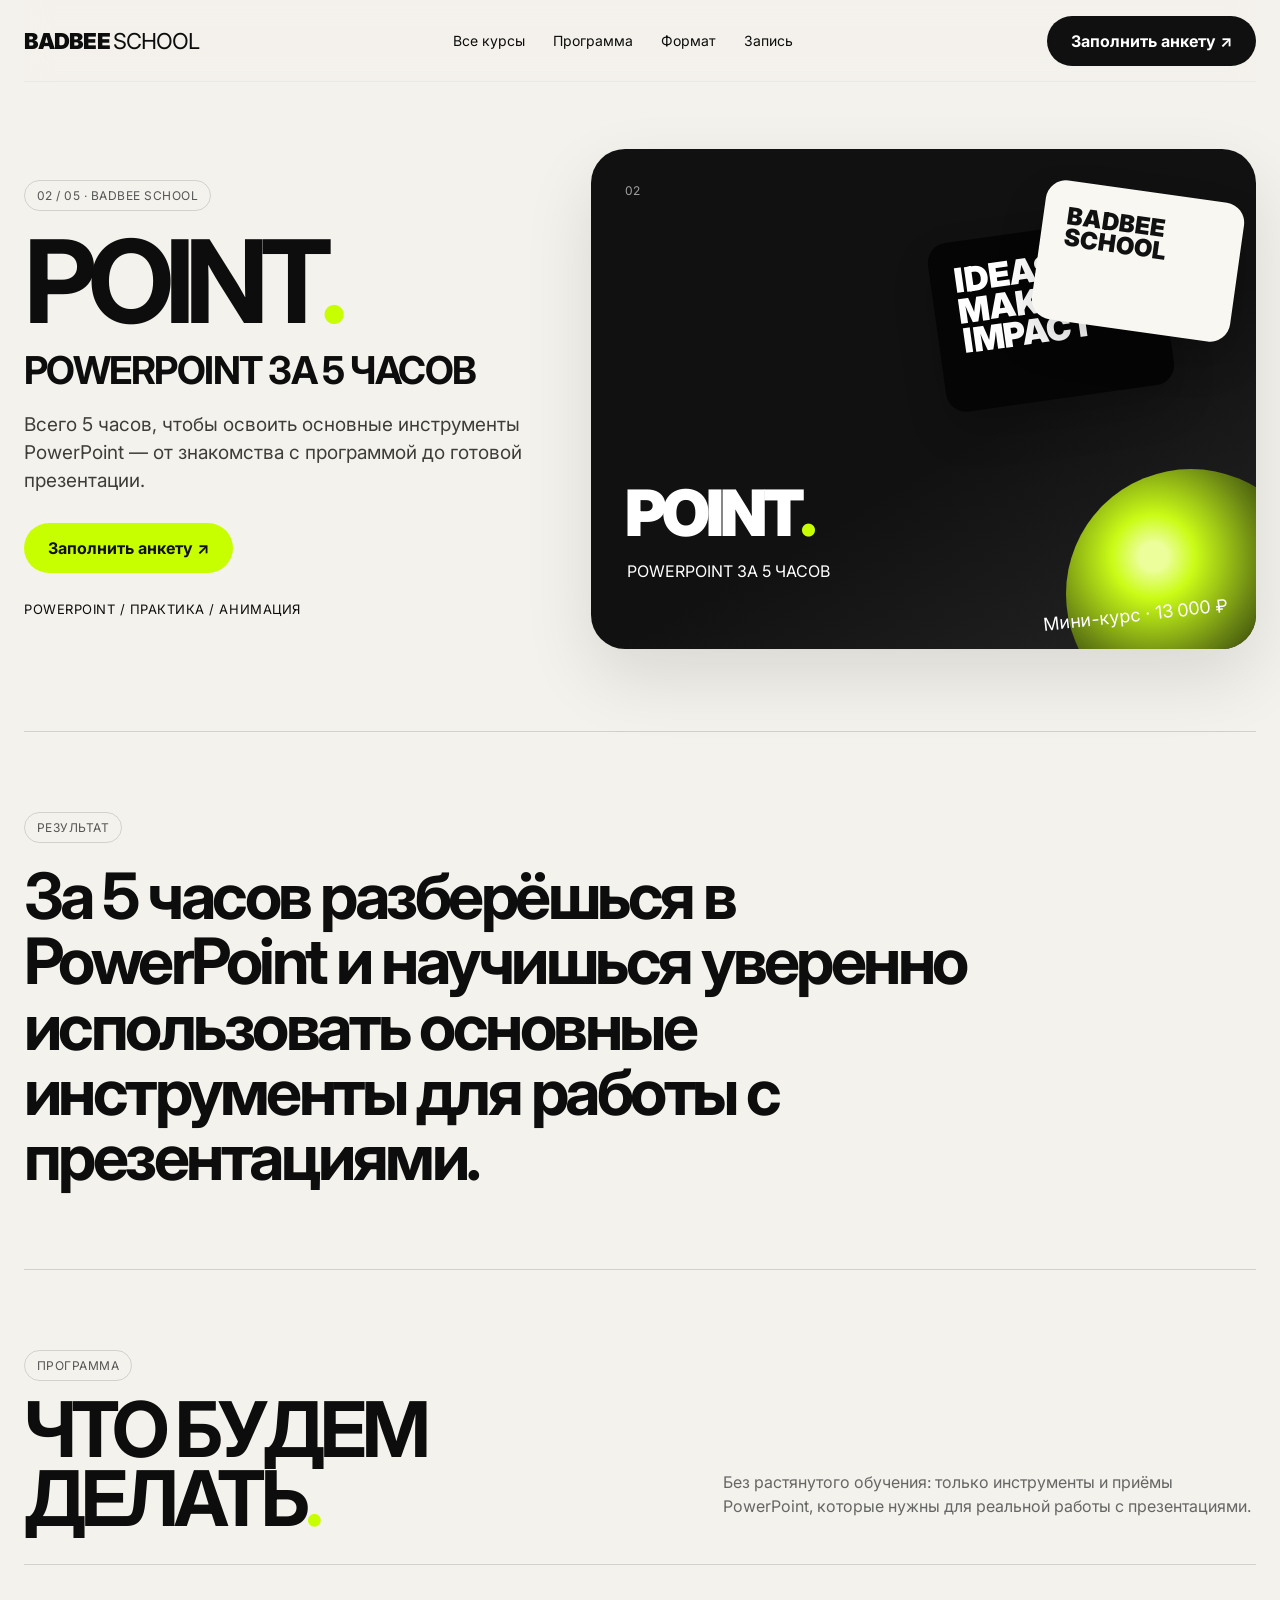
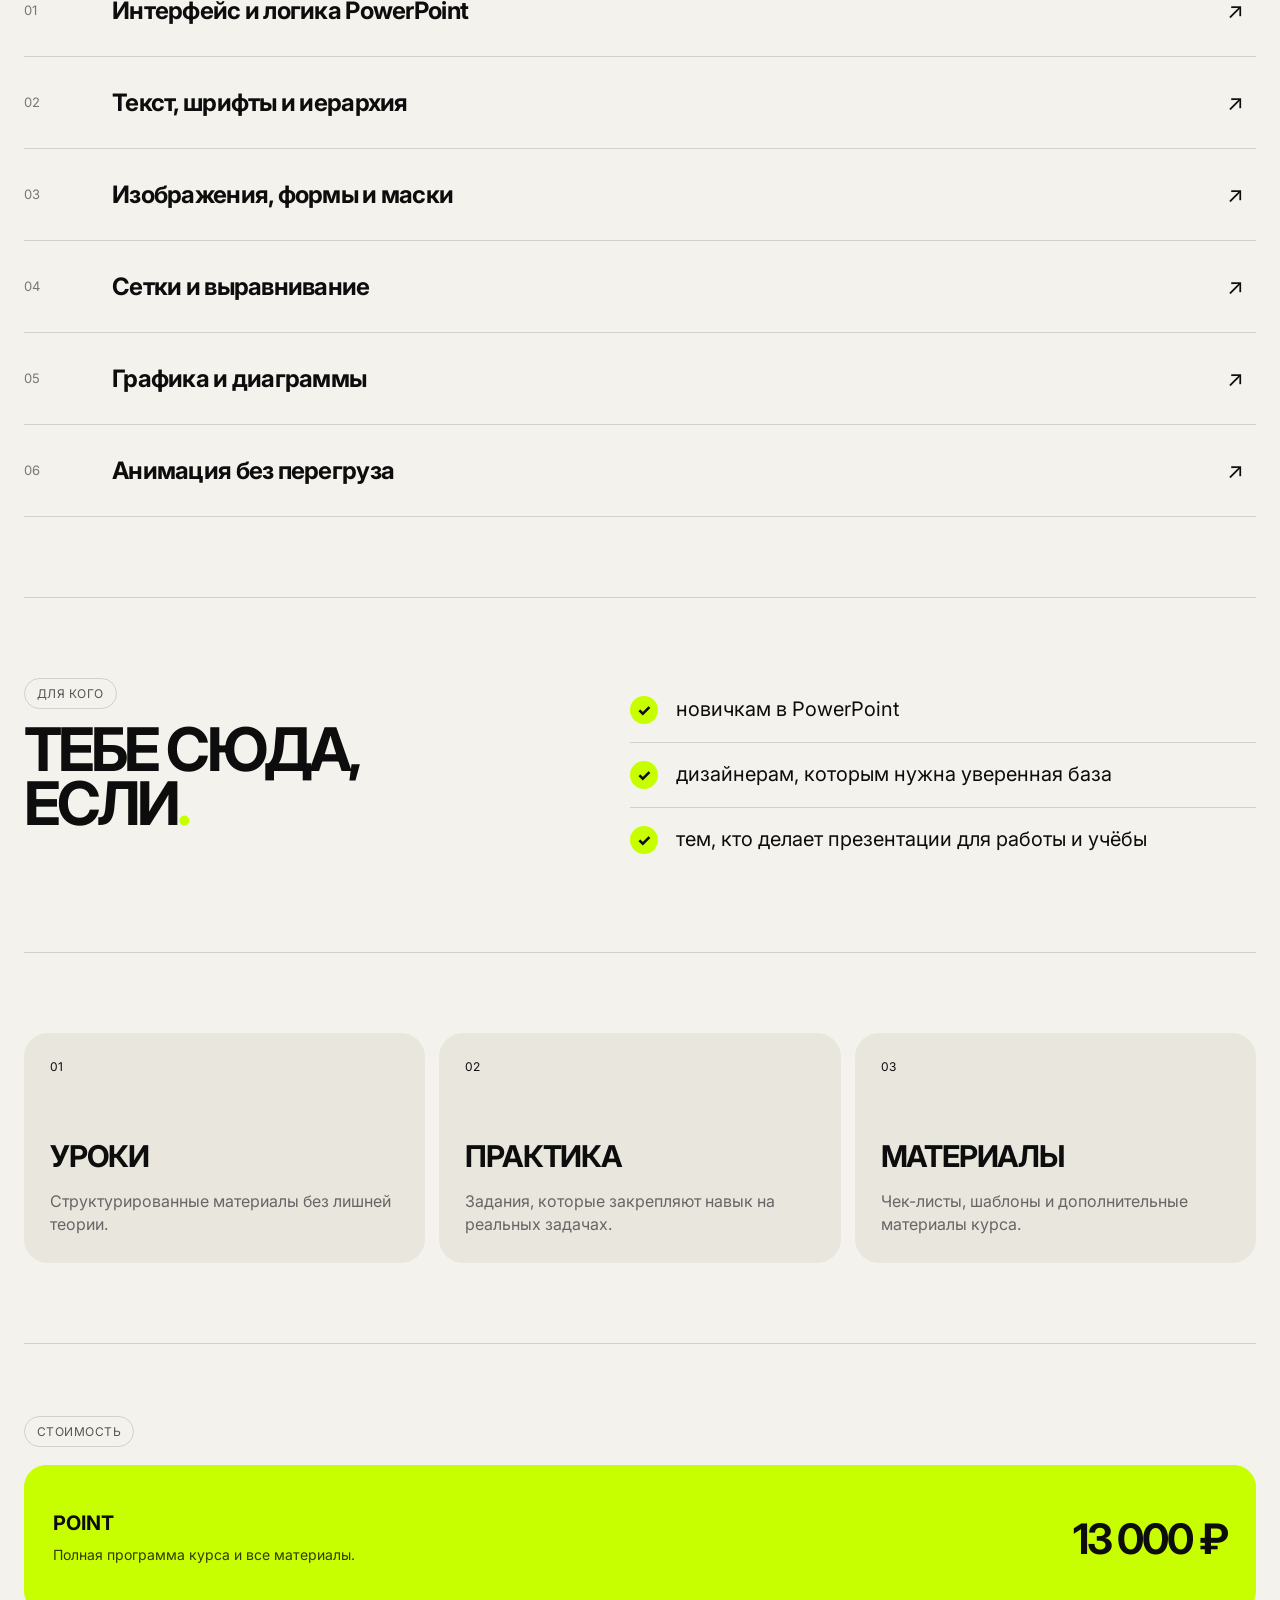
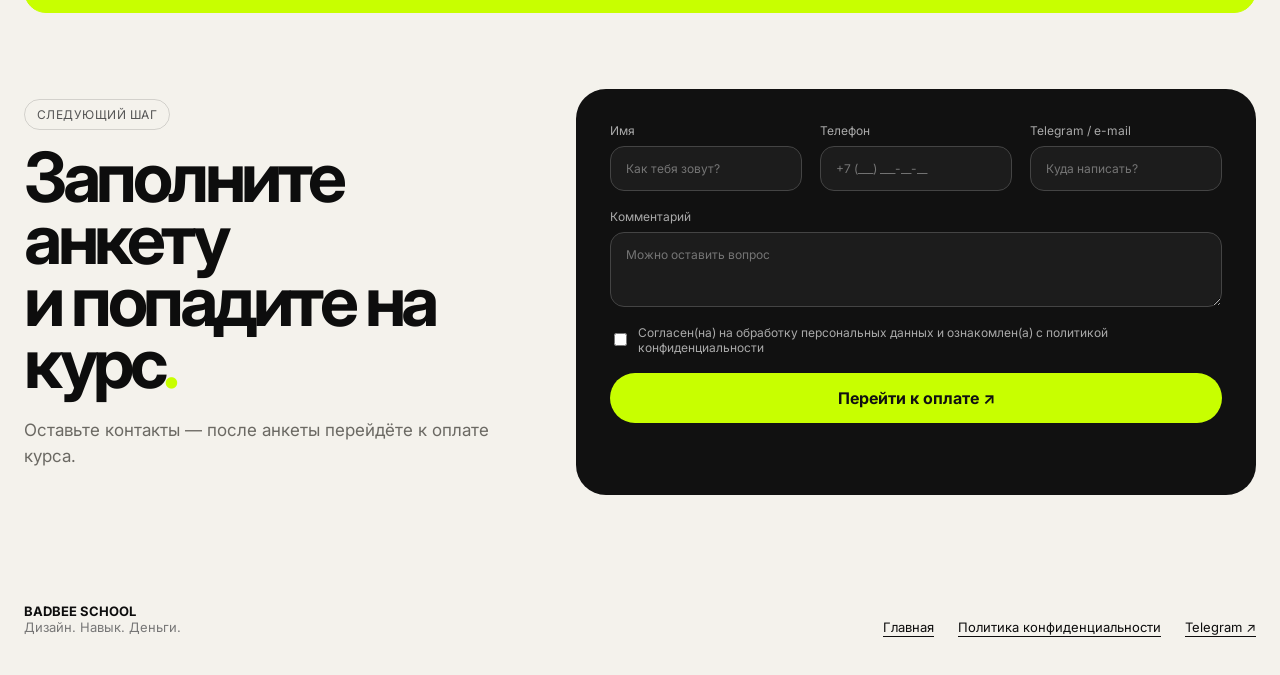
<file: point.html>
<!DOCTYPE html><html lang="ru"><head><meta charset="UTF-8"><meta name="viewport" content="width=device-width, initial-scale=1.0"><title>POINT — BADBEE SCHOOL</title><meta name="description" content="POWERPOINT ЗА 5 ЧАСОВ — курс BADBEE SCHOOL"><link rel="preconnect" href="https://fonts.googleapis.com"><link rel="preconnect" href="https://fonts.gstatic.com" crossorigin><link href="https://fonts.googleapis.com/css2?family=Inter:wght@400;500;600;700;800;900&display=swap" rel="stylesheet"><link rel="stylesheet" href="styles.css?v=13-mobile-0915"></head><body class="course-point">
<header class="site-header container"><a href="index.html" class="brand">BADBEE <span>SCHOOL</span></a><nav class="nav"><a href="index.html#courses">Все курсы</a><a href="#program">Программа</a><a href="#format">Формат</a><a href="#action">Запись</a></nav><a class="button button-dark header-cta" href="#action">Заполнить анкету ↗</a><button class="menu-btn" aria-label="Открыть меню">☰</button></header>
<main><section class="course-hero container"><div class="course-hero-copy"><div class="eyebrow">02 / 05 · BADBEE SCHOOL</div><h1>POINT<span>.</span></h1><h2>POWERPOINT ЗА 5 ЧАСОВ</h2><p>Всего 5 часов, чтобы освоить основные инструменты PowerPoint — от знакомства с программой до готовой презентации.</p><a href="#action" class="button button-lime">Заполнить анкету ↗</a><div class="course-line">POWERPOINT / ПРАКТИКА / АНИМАЦИЯ</div></div><div class="course-hero-visual purchase"><div class="visual-index">02</div><div class="visual-title">POINT<span>.</span></div><div class="visual-sub">POWERPOINT ЗА 5 ЧАСОВ</div><div class="visual-note">Мини-курс · 13 000 ₽</div><div class="visual-card vc1">IDEAS<br>MAKE<br>IMPACT</div><div class="visual-card vc2">BADBEE<br>SCHOOL</div><div class="visual-orb"></div></div></section>
<section class="course-intro container"><div class="section-kicker">РЕЗУЛЬТАТ</div><h2>За 5 часов разберёшься в PowerPoint и научишься уверенно использовать основные инструменты для работы с презентациями.</h2></section>
<section class="program container" id="program"><div class="program-head"><div><div class="section-kicker">ПРОГРАММА</div><h2>ЧТО БУДЕМ<br>ДЕЛАТЬ<span>.</span></h2></div><p>Без растянутого обучения: только инструменты и приёмы PowerPoint, которые нужны для реальной работы с презентациями.</p></div><div class="module-list"><div class="module"><span>01</span><h3>Интерфейс и логика PowerPoint</h3><b>↗</b></div><div class="module"><span>02</span><h3>Текст, шрифты и иерархия</h3><b>↗</b></div><div class="module"><span>03</span><h3>Изображения, формы и маски</h3><b>↗</b></div><div class="module"><span>04</span><h3>Сетки и выравнивание</h3><b>↗</b></div><div class="module"><span>05</span><h3>Графика и диаграммы</h3><b>↗</b></div><div class="module"><span>06</span><h3>Анимация без перегруза</h3><b>↗</b></div></div></section>
<section class="who container"><div><div class="section-kicker">ДЛЯ КОГО</div><h2>ТЕБЕ СЮДА,<br>ЕСЛИ<span>.</span></h2></div><div class="who-list"><div><span>✓</span><p>новичкам в PowerPoint</p></div><div><span>✓</span><p>дизайнерам, которым нужна уверенная база</p></div><div><span>✓</span><p>тем, кто делает презентации для работы и учёбы</p></div></div></section>
<section class="format container" id="format"><div class="format-card"><span>01</span><strong>УРОКИ</strong><p>Структурированные материалы без лишней теории.</p></div><div class="format-card"><span>02</span><strong>ПРАКТИКА</strong><p>Задания, которые закрепляют навык на реальных задачах.</p></div><div class="format-card"><span>03</span><strong>МАТЕРИАЛЫ</strong><p>Чек-листы, шаблоны и дополнительные материалы курса.</p></div></section>
<section class="mini-course-pricing container"><div class="section-kicker">СТОИМОСТЬ</div><div class="mini-price-card"><div><strong>POINT</strong><p>Полная программа курса и все материалы.</p></div><b>13 000 ₽</b></div></section><section class="purchase-section purchase-form-only container" id="action" data-mode="purchase" data-course="POINT" data-amount="13000"><div class="purchase-copy"><div class="section-kicker">СЛЕДУЮЩИЙ ШАГ</div><h2>Заполните анкету<br>и попадите на курс<span>.</span></h2><p>Оставьте контакты — после анкеты перейдёте к оплате курса.</p></div><form class="lead-form purchase-lead-form" id="leadForm"><label>Имя<input type="text" name="name" placeholder="Как тебя зовут?" required></label><label>Телефон<input type="tel" name="phone" placeholder="+7 (___) ___-__-__" autocomplete="tel" required></label><label>Telegram / e-mail<input type="text" name="contact" placeholder="Куда написать?" required></label><label class="form-wide">Комментарий<textarea name="comment" rows="3" placeholder="Можно оставить вопрос"></textarea></label><label class="check form-wide"><input type="checkbox" required><span>Согласен(на) на обработку персональных данных и ознакомлен(а) с <a href="privacy.html">политикой конфиденциальности</a></span></label><button class="button button-lime form-wide" type="submit">Перейти к оплате ↗</button><p class="form-status form-wide" id="formStatus"></p></form></section></main>
<footer class="footer container"><div><strong>BADBEE SCHOOL</strong><br><span>Дизайн. Навык. Деньги.</span></div><div class="footer-links"><a href="index.html">Главная</a><a href="privacy.html">Политика конфиденциальности</a><a href="https://t.me/nastyapozdn" target="_blank" rel="noreferrer">Telegram ↗</a></div></footer><script src="config.js?v=13-mobile-0915"></script><script src="script.js?v=13-mobile-0915"></script></body></html>
</file>
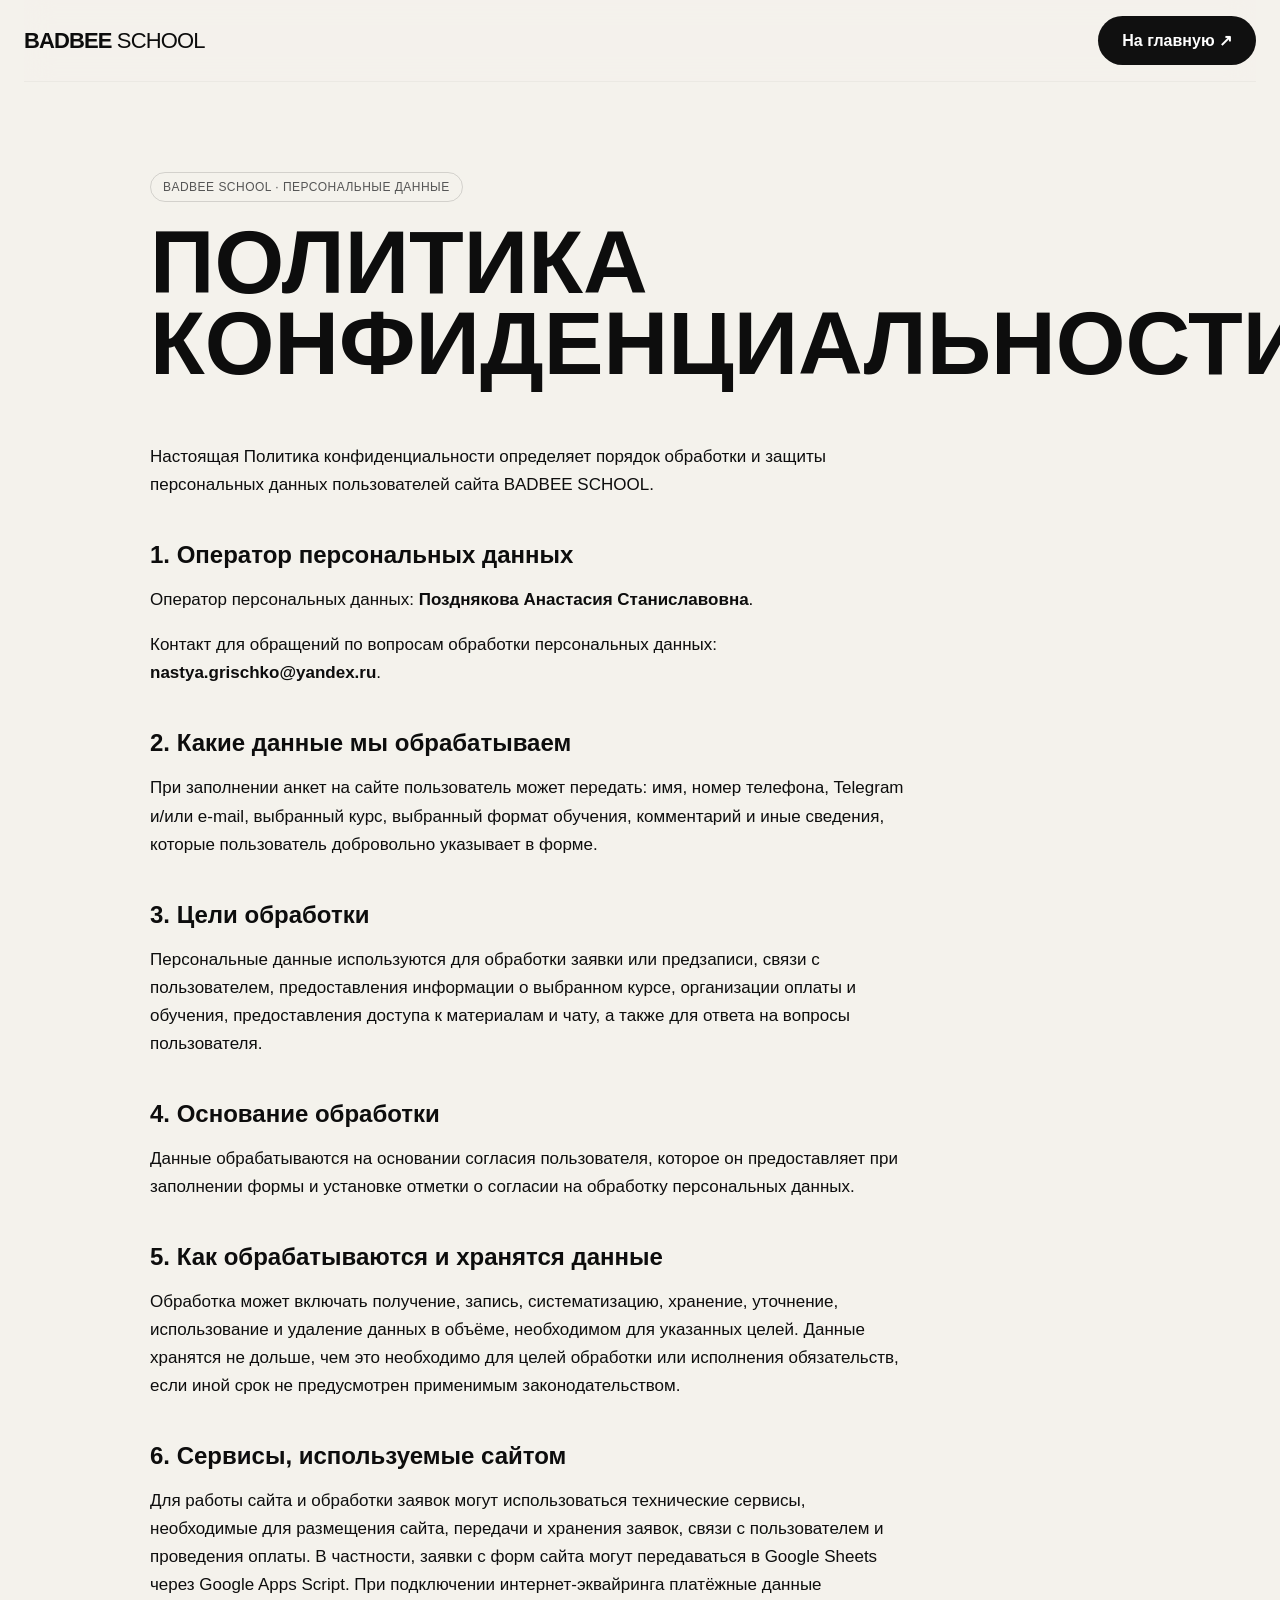
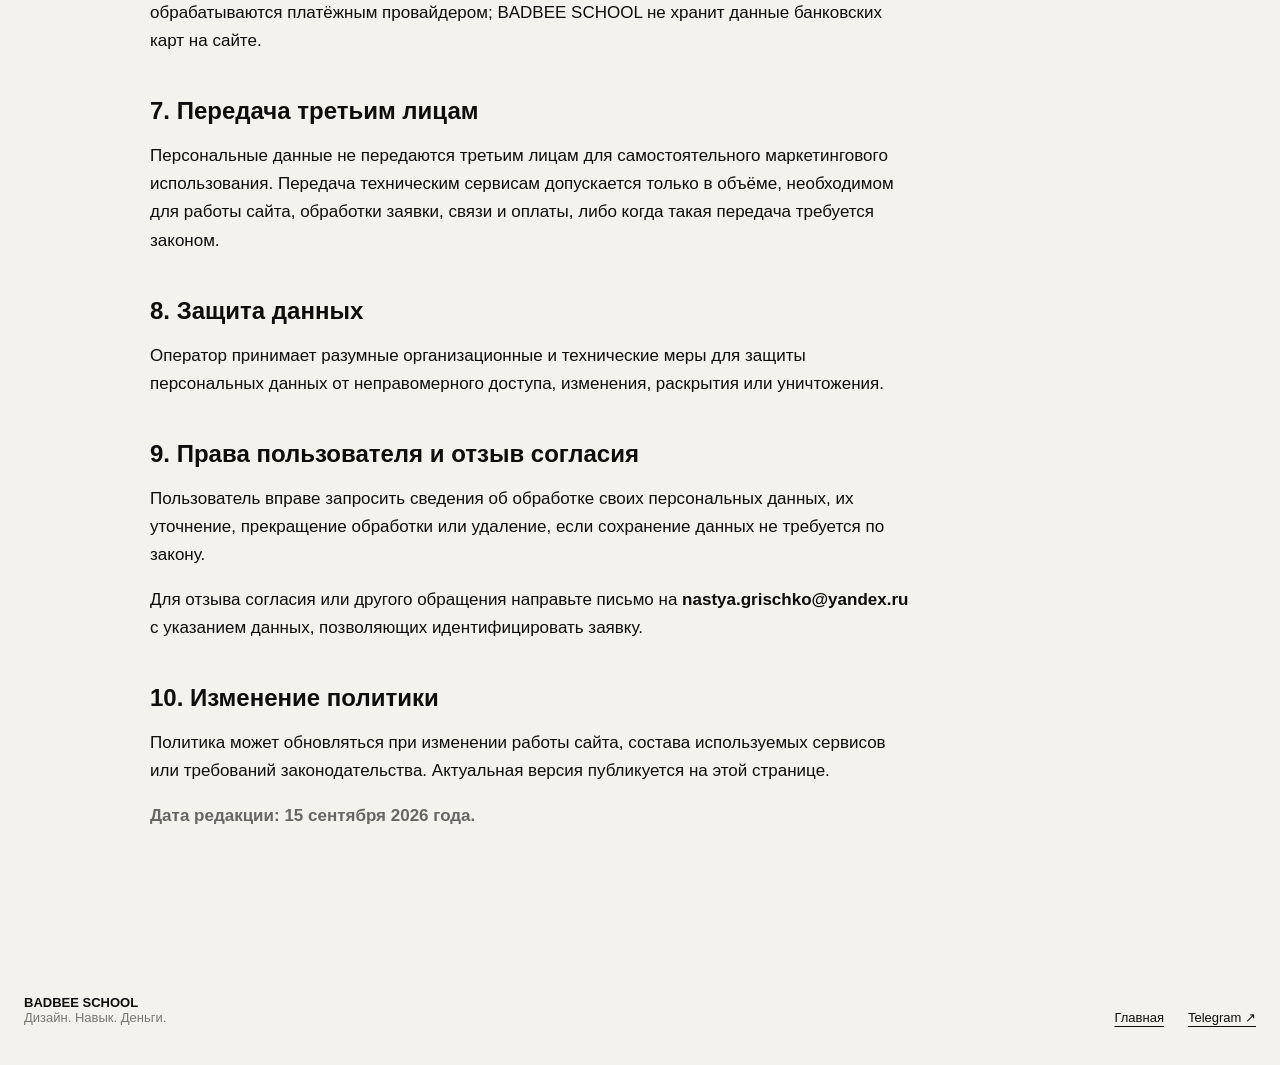
<file: privacy.html>
<!doctype html>
<html lang="ru">
<head>
<meta charset="utf-8">
<meta name="viewport" content="width=device-width,initial-scale=1">
<title>Политика конфиденциальности — BADBEE SCHOOL</title>
<link rel="stylesheet" href="styles.css?v=13-mobile-0915">
</head>
<body>
<header class="site-header container">
  <a href="index.html" class="brand">BADBEE <span>SCHOOL</span></a>
  <a class="button button-dark" href="index.html">На главную ↗</a>
</header>
<main>
<section class="container legal-page">
  <div class="section-kicker">BADBEE SCHOOL · ПЕРСОНАЛЬНЫЕ ДАННЫЕ</div>
  <h1>ПОЛИТИКА<br>КОНФИДЕНЦИАЛЬНОСТИ</h1>

  <p>Настоящая Политика конфиденциальности определяет порядок обработки и защиты персональных данных пользователей сайта BADBEE SCHOOL.</p>

  <h2>1. Оператор персональных данных</h2>
  <p>Оператор персональных данных: <strong>Позднякова Анастасия Станиславовна</strong>.</p>
  <p>Контакт для обращений по вопросам обработки персональных данных: <strong>nastya.grischko@yandex.ru</strong>.</p>

  <h2>2. Какие данные мы обрабатываем</h2>
  <p>При заполнении анкет на сайте пользователь может передать: имя, номер телефона, Telegram и/или e-mail, выбранный курс, выбранный формат обучения, комментарий и иные сведения, которые пользователь добровольно указывает в форме.</p>

  <h2>3. Цели обработки</h2>
  <p>Персональные данные используются для обработки заявки или предзаписи, связи с пользователем, предоставления информации о выбранном курсе, организации оплаты и обучения, предоставления доступа к материалам и чату, а также для ответа на вопросы пользователя.</p>

  <h2>4. Основание обработки</h2>
  <p>Данные обрабатываются на основании согласия пользователя, которое он предоставляет при заполнении формы и установке отметки о согласии на обработку персональных данных.</p>

  <h2>5. Как обрабатываются и хранятся данные</h2>
  <p>Обработка может включать получение, запись, систематизацию, хранение, уточнение, использование и удаление данных в объёме, необходимом для указанных целей. Данные хранятся не дольше, чем это необходимо для целей обработки или исполнения обязательств, если иной срок не предусмотрен применимым законодательством.</p>

  <h2>6. Сервисы, используемые сайтом</h2>
  <p>Для работы сайта и обработки заявок могут использоваться технические сервисы, необходимые для размещения сайта, передачи и хранения заявок, связи с пользователем и проведения оплаты. В частности, заявки с форм сайта могут передаваться в Google Sheets через Google Apps Script. При подключении интернет-эквайринга платёжные данные обрабатываются платёжным провайдером; BADBEE SCHOOL не хранит данные банковских карт на сайте.</p>

  <h2>7. Передача третьим лицам</h2>
  <p>Персональные данные не передаются третьим лицам для самостоятельного маркетингового использования. Передача техническим сервисам допускается только в объёме, необходимом для работы сайта, обработки заявки, связи и оплаты, либо когда такая передача требуется законом.</p>

  <h2>8. Защита данных</h2>
  <p>Оператор принимает разумные организационные и технические меры для защиты персональных данных от неправомерного доступа, изменения, раскрытия или уничтожения.</p>

  <h2>9. Права пользователя и отзыв согласия</h2>
  <p>Пользователь вправе запросить сведения об обработке своих персональных данных, их уточнение, прекращение обработки или удаление, если сохранение данных не требуется по закону.</p>
  <p>Для отзыва согласия или другого обращения направьте письмо на <strong>nastya.grischko@yandex.ru</strong> с указанием данных, позволяющих идентифицировать заявку.</p>

  <h2>10. Изменение политики</h2>
  <p>Политика может обновляться при изменении работы сайта, состава используемых сервисов или требований законодательства. Актуальная версия публикуется на этой странице.</p>

  <p class="action-note"><strong>Дата редакции: 15 сентября 2026 года.</strong></p>
</section>
</main>
<footer class="footer container">
  <div><strong>BADBEE SCHOOL</strong><br><span>Дизайн. Навык. Деньги.</span></div>
  <div class="footer-links">
    <a href="index.html">Главная</a>
    <a href="https://t.me/nastyapozdn" target="_blank" rel="noreferrer">Telegram ↗</a>
  </div>
</footer>
</body>
</html>
</file>
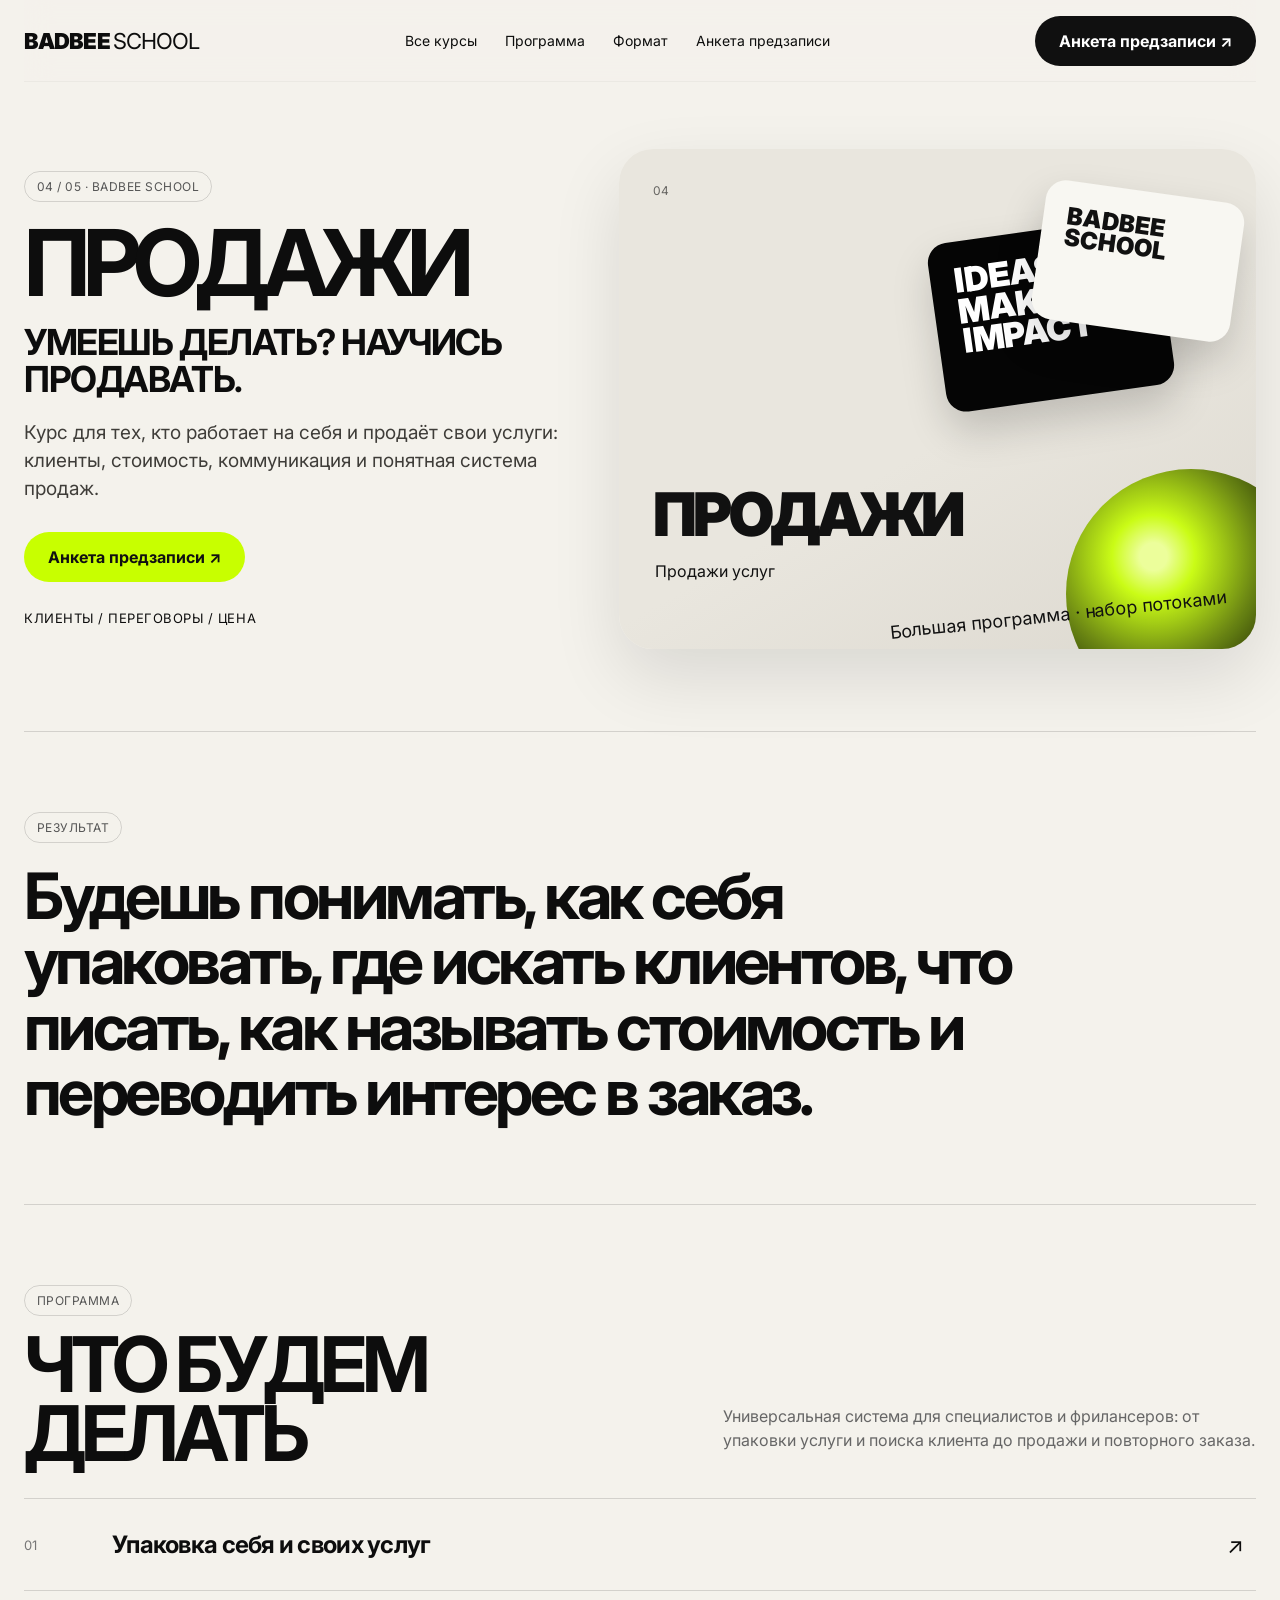
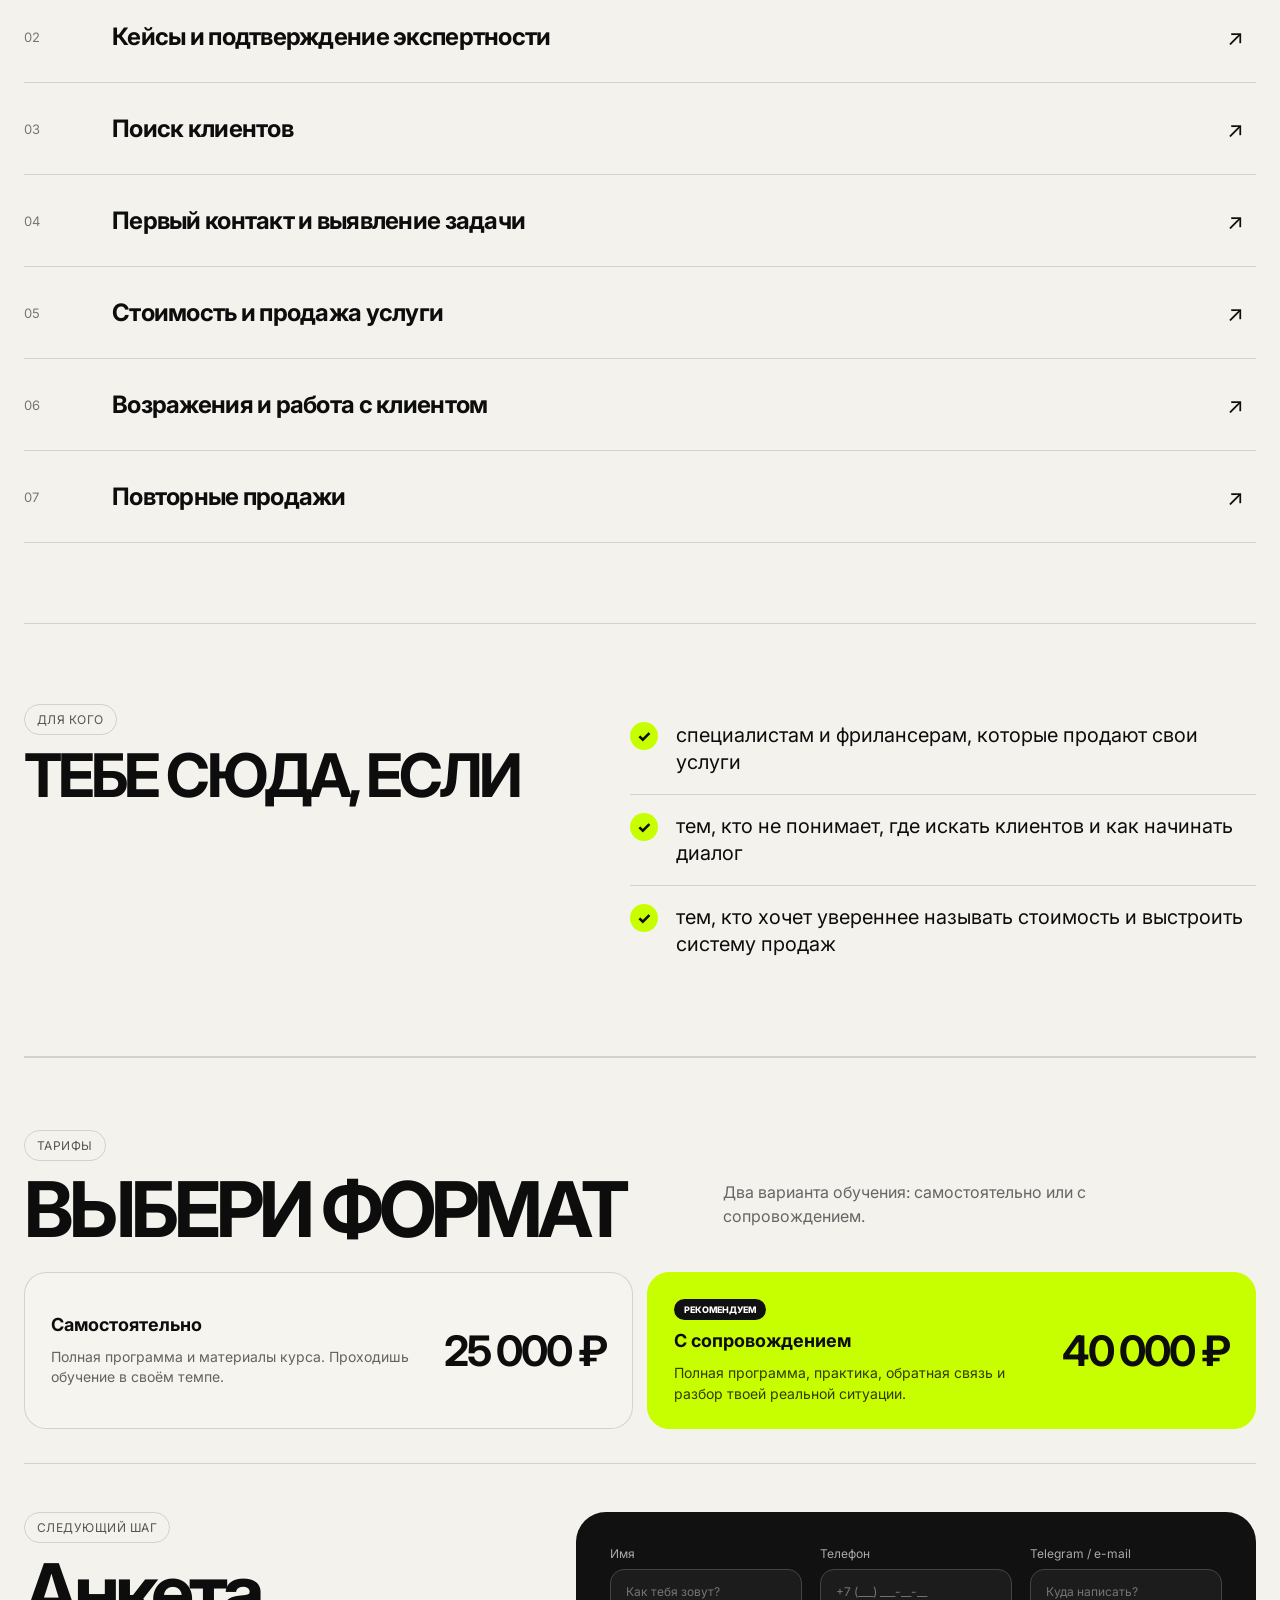
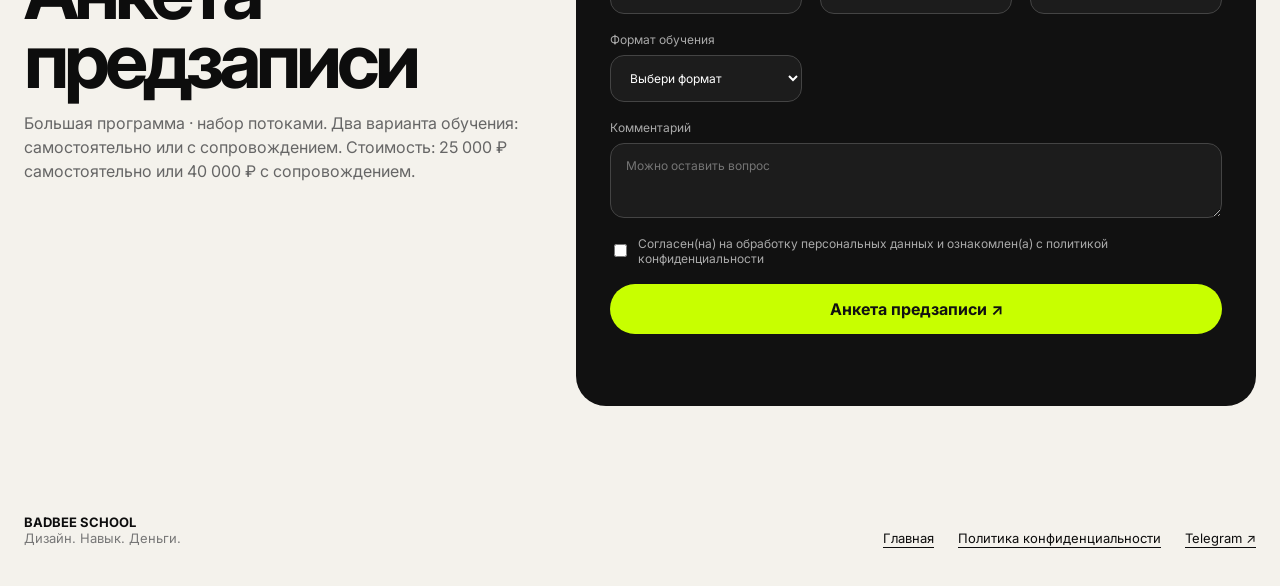
<file: sales.html>
<!DOCTYPE html><html lang="ru"><head><meta charset="UTF-8"><meta name="viewport" content="width=device-width, initial-scale=1.0"><title>ПРОДАЖИ — BADBEE SCHOOL</title><meta name="description" content="Продажи услуг — курс BADBEE SCHOOL"><link rel="preconnect" href="https://fonts.googleapis.com"><link rel="preconnect" href="https://fonts.gstatic.com" crossorigin><link href="https://fonts.googleapis.com/css2?family=Inter:wght@400;500;600;700;800;900&display=swap" rel="stylesheet"><link rel="stylesheet" href="styles.css?v=13-mobile-0915"></head><body class="course-sales">
<header class="site-header container"><a href="index.html" class="brand">BADBEE <span>SCHOOL</span></a><nav class="nav"><a href="index.html#courses">Все курсы</a><a href="#program">Программа</a><a href="#format">Формат</a><a href="#action">Анкета предзаписи</a></nav><a class="button button-dark header-cta" href="#action">Анкета предзаписи ↗</a><button class="menu-btn" aria-label="Открыть меню">☰</button></header>
<main><section class="course-hero container"><div class="course-hero-copy"><div class="eyebrow">04 / 05 · BADBEE SCHOOL</div><h1>ПРОДАЖИ</h1><h2>УМЕЕШЬ ДЕЛАТЬ? НАУЧИСЬ ПРОДАВАТЬ.</h2><p>Курс для тех, кто работает на себя и продаёт свои услуги: клиенты, стоимость, коммуникация и понятная система продаж.</p><a href="#action" class="button button-lime">Анкета предзаписи ↗</a><div class="course-line">КЛИЕНТЫ / ПЕРЕГОВОРЫ / ЦЕНА</div></div><div class="course-hero-visual presale"><div class="visual-index">04</div><div class="visual-title">ПРОДАЖИ</div><div class="visual-sub">Продажи услуг</div><div class="visual-note">Большая программа · набор потоками</div><div class="visual-card vc1">IDEAS<br>MAKE<br>IMPACT</div><div class="visual-card vc2">BADBEE<br>SCHOOL</div><div class="visual-orb"></div></div></section>
<section class="course-intro container"><div class="section-kicker">РЕЗУЛЬТАТ</div><h2>Будешь понимать, как себя упаковать, где искать клиентов, что писать, как называть стоимость и переводить интерес в заказ.</h2></section>
<section class="program container" id="program"><div class="program-head"><div><div class="section-kicker">ПРОГРАММА</div><h2>ЧТО БУДЕМ<br>ДЕЛАТЬ</h2></div><p>Универсальная система для специалистов и фрилансеров: от упаковки услуги и поиска клиента до продажи и повторного заказа.</p></div><div class="module-list"><div class="module"><span>01</span><h3>Упаковка себя и своих услуг</h3><b>↗</b></div><div class="module"><span>02</span><h3>Кейсы и подтверждение экспертности</h3><b>↗</b></div><div class="module"><span>03</span><h3>Поиск клиентов</h3><b>↗</b></div><div class="module"><span>04</span><h3>Первый контакт и выявление задачи</h3><b>↗</b></div><div class="module"><span>05</span><h3>Стоимость и продажа услуги</h3><b>↗</b></div><div class="module"><span>06</span><h3>Возражения и работа с клиентом</h3><b>↗</b></div><div class="module"><span>07</span><h3>Повторные продажи</h3><b>↗</b></div></div></section>
<section class="who container"><div><div class="section-kicker">ДЛЯ КОГО</div><h2>ТЕБЕ СЮДА, ЕСЛИ</h2></div><div class="who-list"><div><span>✓</span><p>специалистам и фрилансерам, которые продают свои услуги</p></div><div><span>✓</span><p>тем, кто не понимает, где искать клиентов и как начинать диалог</p></div><div><span>✓</span><p>тем, кто хочет увереннее называть стоимость и выстроить систему продаж</p></div></div></section>
<section class="pricing-section container" id="format"><div class="pricing-head"><div><div class="section-kicker">ТАРИФЫ</div><h2>ВЫБЕРИ ФОРМАТ</h2></div><p>Два варианта обучения: самостоятельно или с сопровождением.</p></div><div class="bottom-pricing"><div class="hero-price-card"><div><strong>Самостоятельно</strong><p>Полная программа и материалы курса. Проходишь обучение в своём темпе.</p></div><b>25 000 ₽</b></div><div class="hero-price-card featured"><div><span class="price-badge">РЕКОМЕНДУЕМ</span><strong>С сопровождением</strong><p>Полная программа, практика, обратная связь и разбор твоей реальной ситуации.</p></div><b>40 000 ₽</b></div></div></section>
<section class="action-section container" id="action" data-mode="presale" data-course="ПРОДАЖИ"><div class="action-copy"><div class="section-kicker">СЛЕДУЮЩИЙ ШАГ</div><h2>Анкета предзаписи</h2><p class="action-note">Большая программа · набор потоками. Два варианта обучения: самостоятельно или с сопровождением. Стоимость: 25 000 ₽ самостоятельно или 40 000 ₽ с сопровождением.</p></div><form class="lead-form" id="leadForm"><label>Имя<input type="text" name="name" placeholder="Как тебя зовут?" required></label><label>Телефон<input type="tel" name="phone" placeholder="+7 (___) ___-__-__" autocomplete="tel" required></label><label>Telegram / e-mail<input type="text" name="contact" placeholder="Куда написать?" required></label><label>Формат обучения<select name="format" required><option value="" selected disabled>Выбери формат</option><option value="Самостоятельно">Самостоятельно</option><option value="С сопровождением">С сопровождением</option></select></label><label class="form-wide">Комментарий<textarea name="comment" rows="3" placeholder="Можно оставить вопрос"></textarea></label><label class="check form-wide"><input type="checkbox" required><span>Согласен(на) на обработку персональных данных и ознакомлен(а) с <a href="privacy.html" target="_blank">политикой конфиденциальности</a></span></label><button class="button button-lime form-wide" type="submit">Анкета предзаписи ↗</button><p class="form-status form-wide" id="formStatus"></p></form></section></main>
<footer class="footer container"><div><strong>BADBEE SCHOOL</strong><br><span>Дизайн. Навык. Деньги.</span></div><div class="footer-links"><a href="index.html">Главная</a><a href="privacy.html">Политика конфиденциальности</a><a href="https://t.me/nastyapozdn" target="_blank" rel="noreferrer">Telegram ↗</a></div></footer><script src="config.js?v=13-mobile-0915"></script><script src="script.js?v=13-mobile-0915"></script></body></html>
</file>
<file: styles.css>
:root{
  --bg:#f4f2ec;
  --panel:#ece9e1;
  --text:#0d0d0d;
  --muted:#6f6d67;
  --lime:#c8ff00;
  --line:rgba(13,13,13,.14);
}
*{box-sizing:border-box}
html{scroll-behavior:smooth}
body{margin:0;background:var(--bg);color:var(--text);font-family:Inter,Arial,sans-serif}
a{color:inherit;text-decoration:none}
button{font:inherit}
.container{width:min(1320px,calc(100% - 48px));margin:0 auto}
.site-header{height:82px;display:flex;align-items:center;justify-content:space-between;gap:24px;position:sticky;top:0;z-index:50;background:rgba(244,242,236,.86);backdrop-filter:blur(14px);border-bottom:1px solid rgba(0,0,0,.04)}
.brand{font-size:22px;font-weight:900;letter-spacing:-.04em}.brand span{font-weight:400}
.nav{display:flex;gap:28px;font-size:14px}.nav a:hover{opacity:.55}
.button{display:inline-flex;align-items:center;justify-content:center;border-radius:999px;padding:15px 24px;font-weight:700;transition:.2s transform,.2s opacity}.button:hover{transform:translateY(-2px)}
.button-dark{background:#101010;color:white}.button-lime{background:var(--lime);color:#111}.big{padding:18px 32px;font-size:18px}
.menu-btn{display:none;border:0;background:transparent;font-size:26px}
.hero{min-height:720px;display:grid;grid-template-columns:.86fr 1.14fr;align-items:center;gap:30px;padding:50px 0 64px;border-bottom:1px solid var(--line)}
.eyebrow,.section-kicker{display:inline-block;border:1px solid var(--line);border-radius:999px;padding:7px 12px;font-size:12px;letter-spacing:.04em;color:#555}
.hero h1{font-size:clamp(64px,7vw,112px);line-height:.86;letter-spacing:-.075em;margin:24px 0 24px;font-weight:900}.hero h1 span,.course-card h3 span,.cta h2 span{color:var(--lime)}
.hero-copy>p{max-width:520px;font-size:20px;line-height:1.35;color:#333;margin-bottom:28px}.course-line{font-size:13px;letter-spacing:.04em;margin-top:28px}
.hero-art{position:relative;height:560px}
.card{position:absolute;border-radius:24px;box-shadow:0 30px 70px rgba(0,0,0,.12);overflow:hidden}.card-a{width:58%;height:330px;background:#111;color:#fff;left:9%;top:155px;padding:26px;transform:rotate(-3deg);z-index:3}.card-a strong{font-size:42px;line-height:.9;letter-spacing:-.05em}.card-a em{font-style:normal;color:var(--lime);font-family:cursive;font-weight:400}.mini{font-size:11px;margin-bottom:36px;color:#aaa}.card-b{width:55%;height:260px;right:6%;top:20px;background:#fafafa;transform:rotate(5deg);padding:18px;z-index:1}.card-b span{font-size:13px;font-weight:700}.fake-ui{margin-top:16px;height:190px;border-radius:14px;background:linear-gradient(135deg,#eee 0 40%,#ddd 40% 48%,#222 48% 100%)}.card-c{width:37%;height:320px;right:1%;top:85px;background:#151515;z-index:2;transform:rotate(5deg)}.portrait{height:100%;background:radial-gradient(circle at 60% 30%,#777 0 8%,#2a2a2a 24%,#111 56%,#050505 100%)}.portrait-mark{position:absolute;right:16px;bottom:18px;color:var(--lime);font-family:cursive;font-size:25px;z-index:2}.lime-note{position:absolute;left:0;top:80px;background:var(--lime);padding:18px 22px;transform:rotate(-7deg);font-weight:700;z-index:0}.floating-chip{position:absolute;right:4%;bottom:80px;background:#fafafa;border-radius:18px;padding:16px 18px;z-index:6;box-shadow:0 14px 40px rgba(0,0,0,.12);font-size:14px}.scribble{position:absolute;font-family:cursive;font-size:22px;line-height:1.05;transform:rotate(-7deg)}.s1{left:-2%;bottom:20px}.s2{right:-2%;top:30px}
.courses{padding:70px 0}.section-head{display:grid;grid-template-columns:1.1fr .9fr;gap:40px;align-items:end;margin-bottom:34px}.section-head h2,.about h2,.cta h2{font-size:clamp(48px,6vw,82px);line-height:.9;letter-spacing:-.065em;margin:14px 0 0}.section-head p{font-size:16px;line-height:1.5;color:#5c5a56;max-width:470px}
.course-grid{display:grid;grid-template-columns:repeat(5,1fr);gap:12px}.course-card{min-height:430px;border-radius:24px;padding:22px;position:relative;overflow:hidden;display:flex;flex-direction:column}.course-card.dark{background:#101010;color:#fff}.course-card.light{background:#ebe8e0}.course-card h3{font-size:31px;line-height:.95;letter-spacing:-.055em;margin:158px 0 8px;position:relative;z-index:5;max-width:100%}.course-card h4{font-size:18px;line-height:1.15;margin:0 0 16px;font-weight:600;position:relative;z-index:5}.course-card p{font-size:14px;line-height:1.45;color:#777;margin:0 0 18px;position:relative;z-index:5}.dark p{color:#aaa}.num{position:absolute;left:22px;top:18px;font-size:12px}.tags{display:flex;flex-wrap:wrap;gap:6px;margin-top:auto;padding-right:44px}.tags span{font-size:9px;border:1px solid currentColor;border-radius:999px;padding:5px 7px;opacity:.8}.arrow-btn{position:absolute;right:18px;bottom:18px;width:42px;height:42px;border-radius:50%;background:transparent;border:1px solid currentColor;color:inherit;cursor:pointer;font-size:18px}.arrow-btn:hover{background:var(--lime);color:#111;border-color:var(--lime)}
.orb{position:absolute;width:156px;height:156px;border-radius:50%;right:-18px;top:18px;background:radial-gradient(circle at 35% 35%,#dfff58 0 7%,#7c9d18 22%,#15200b 52%,#050505 78%)}.ppt-cubes{position:absolute;top:40px;right:18px;display:flex;gap:-10px;transform:rotate(6deg)}.ppt-cubes span{width:52px;height:52px;border-radius:12px;background:linear-gradient(145deg,#ddd,#aaa);display:grid;place-items:center;font-size:28px;color:white;box-shadow:0 8px 22px rgba(0,0,0,.12);margin-left:-16px}.mock-stack{position:absolute;right:4px;top:34px;width:148px;height:100px}.mock-stack div{position:absolute;width:118px;height:72px;background:#111;border-radius:8px;border:6px solid #ddd;box-shadow:0 10px 24px rgba(0,0,0,.12)}.mock-stack div:nth-child(2){transform:translate(20px,14px) rotate(8deg)}.mock-stack div:nth-child(3){transform:translate(38px,30px) rotate(-4deg);background:#333}.megaphone{position:absolute;right:22px;top:26px;font-size:142px;line-height:.7;color:var(--lime);transform:rotate(-20deg);text-shadow:8px 8px 0 #111}.flag{position:absolute;right:14px;top:14px;background:var(--lime);color:#111;border-radius:999px;padding:7px 10px;font-size:10px;font-weight:800}.laptop{position:absolute;right:-4px;top:46px;width:148px;height:92px;background:#1b1b1b;border-radius:10px;color:white;font-size:18px;font-weight:900;padding:17px;transform:rotate(-6deg);box-shadow:0 14px 30px rgba(0,0,0,.25)}
.stats{display:grid;grid-template-columns:repeat(4,1fr);border-top:1px solid var(--line);border-bottom:1px solid var(--line);padding:30px 0;margin-bottom:70px}.stats>div{display:flex;gap:12px;align-items:center;padding:0 20px;border-right:1px solid var(--line)}.stats>div:last-child{border-right:0}.stats strong{font-size:32px}.stats span{font-size:11px;color:#666;line-height:1.25}
.about{padding-bottom:70px}.about-card{background:#111;color:white;border-radius:30px;padding:54px;position:relative;overflow:hidden}.about-card p{max-width:700px;font-size:20px;line-height:1.5;color:#bcbcbc}.about-card .section-kicker{border-color:#444;color:#aaa}.signature{position:absolute;right:50px;bottom:46px;color:var(--lime);font-family:cursive;font-size:28px;transform:rotate(-8deg)}
.cta{display:flex;justify-content:space-between;align-items:end;padding:70px 0;border-top:1px solid var(--line);border-bottom:1px solid var(--line)}.cta h2{margin-top:14px}.faq{padding:70px 0}.faq details{border-bottom:1px solid var(--line);padding:20px 0}.faq summary{font-size:20px;font-weight:700;cursor:pointer}.faq p{max-width:780px;color:#666;line-height:1.55}
.footer{display:flex;justify-content:space-between;gap:20px;align-items:flex-end;padding:28px 0 40px;font-size:13px}.footer span{color:#777}.footer-links{display:flex;gap:24px;flex-wrap:wrap}.footer-links a{text-decoration:underline;text-underline-offset:4px}
.toast{position:fixed;left:50%;bottom:24px;transform:translate(-50%,120px);background:#111;color:#fff;border-radius:999px;padding:14px 18px;z-index:100;transition:.25s}.toast.show{transform:translate(-50%,0)}
@media(min-width:1051px){
  .course-card{padding:20px}
  .course-card h3{font-size:29px}
  .course-card h4{font-size:17px}
}
@media(max-width:1050px){.nav,.header-cta{display:none}.menu-btn{display:block}.hero{grid-template-columns:1fr;min-height:auto}.hero-art{height:500px}.course-grid{grid-template-columns:repeat(2,1fr)}.flagship{grid-column:span 2}.stats{grid-template-columns:repeat(2,1fr);row-gap:24px}.stats>div:nth-child(2){border-right:0}.section-head{grid-template-columns:1fr}.signature{position:static;margin-top:24px}}
@media(max-width:680px){.container{width:min(100% - 24px,1180px)}.site-header{height:68px}.brand{font-size:18px}.hero{padding:28px 0 48px}.hero h1{font-size:58px}.hero-copy>p{font-size:17px}.hero-art{height:410px}.card-a{width:72%;height:250px;left:0;top:120px}.card-a strong{font-size:30px}.card-b{width:70%;height:200px;right:0}.card-c{width:42%;height:230px;right:0;top:74px}.lime-note{font-size:12px}.floating-chip{font-size:11px;bottom:25px}.scribble{display:none}.course-grid{grid-template-columns:1fr}.flagship{grid-column:auto}.course-card{min-height:400px}.course-card h3{margin-top:150px;font-size:34px}.stats{grid-template-columns:1fr}.stats>div{border-right:0;border-bottom:1px solid var(--line);padding:14px 0}.stats>div:last-child{border-bottom:0}.about-card{padding:34px 24px}.about-card p{font-size:17px}.cta{align-items:flex-start;flex-direction:column;gap:30px}.footer{flex-direction:column;align-items:flex-start}.footer-links{gap:14px}.section-head h2,.about h2,.cta h2{font-size:48px}}

/* Internal course pages */
.course-hero{display:grid;grid-template-columns:.88fr 1.12fr;gap:44px;align-items:center;min-height:650px;padding:54px 0 70px;border-bottom:1px solid var(--line)}
.course-hero-copy h1{font-size:clamp(76px,9vw,140px);line-height:.8;letter-spacing:-.08em;margin:24px 0 24px}.course-hero-copy h1 span,.program h2 span,.who h2 span,.action-section h2 span{color:var(--lime)}
.course-hero-copy h2{font-size:clamp(28px,3vw,48px);line-height:1;letter-spacing:-.04em;margin:0 0 22px}.course-hero-copy>p{max-width:580px;font-size:19px;line-height:1.48;color:#3f3d39;margin-bottom:28px}
.course-hero-visual{height:500px;position:relative;border-radius:34px;background:#111;color:white;overflow:hidden;padding:34px;box-shadow:0 28px 70px rgba(0,0,0,.11)}
.course-hero-visual.purchase{background:linear-gradient(150deg,#111 0 58%,#252525 100%)}.course-hero-visual.presale{background:linear-gradient(150deg,#e9e6de 0 55%,#dcd8cf 100%);color:#111}
.visual-index{font-size:12px;opacity:.6}.visual-title{position:absolute;left:34px;bottom:108px;font-size:64px;line-height:.9;font-weight:900;letter-spacing:-.06em;z-index:3}.visual-title span{color:var(--lime)}.visual-sub{position:absolute;left:36px;bottom:68px;font-size:16px;max-width:310px;z-index:3}.visual-note{position:absolute;right:28px;bottom:24px;font-family:cursive;font-size:18px;transform:rotate(-6deg);z-index:4}
.visual-card{position:absolute;border-radius:20px;padding:24px;font-weight:900;line-height:.9;box-shadow:0 20px 40px rgba(0,0,0,.18)}.vc1{width:230px;height:170px;right:90px;top:80px;background:#050505;color:#fff;font-size:34px;transform:rotate(-8deg);z-index:2}.vc2{width:200px;height:140px;right:18px;top:42px;background:#f8f7f2;color:#111;font-size:24px;transform:rotate(8deg);z-index:1}.visual-orb{position:absolute;width:250px;height:250px;border-radius:50%;right:-60px;bottom:-70px;background:radial-gradient(circle at 35% 35%,#ebff91 0 6%,#c8ff00 18%,#6c8c08 44%,#121800 72%);filter:saturate(.9)}
.course-intro{padding:80px 0;border-bottom:1px solid var(--line)}.course-intro h2{font-size:clamp(42px,5vw,72px);letter-spacing:-.055em;line-height:1.02;max-width:1000px;margin:20px 0 0}
.program{padding:80px 0}.program-head{display:grid;grid-template-columns:1.1fr .9fr;gap:48px;align-items:end;margin-bottom:30px}.program h2,.who h2,.action-section h2{font-size:clamp(48px,6vw,86px);line-height:.9;letter-spacing:-.065em;margin:14px 0 0}.program-head p{color:#666;line-height:1.5;max-width:500px}.module-list{border-top:1px solid var(--line)}.module{display:grid;grid-template-columns:70px 1fr 42px;align-items:center;min-height:92px;border-bottom:1px solid var(--line);gap:18px}.module span{font-size:13px;color:#777}.module h3{font-size:24px;margin:0;letter-spacing:-.03em}.module b{font-size:22px;font-weight:400;text-align:center}
.who{display:grid;grid-template-columns:.9fr 1.1fr;gap:60px;padding:80px 0;border-top:1px solid var(--line);border-bottom:1px solid var(--line)}.who-list{display:flex;flex-direction:column;justify-content:center}.who-list>div{display:flex;gap:18px;align-items:flex-start;padding:18px 0;border-bottom:1px solid var(--line)}.who-list>div:last-child{border-bottom:0}.who-list span{width:28px;height:28px;border-radius:50%;background:var(--lime);display:grid;place-items:center;font-weight:800;flex:0 0 auto}.who-list p{font-size:20px;line-height:1.35;margin:0}
.format{display:grid;grid-template-columns:repeat(3,1fr);gap:14px;padding:80px 0}.format-card{min-height:230px;border-radius:24px;background:#e9e6de;padding:26px;display:flex;flex-direction:column}.format-card>span{font-size:12px}.format-card strong{font-size:30px;letter-spacing:-.04em;margin-top:auto}.format-card p{color:#666;line-height:1.45;margin-bottom:0}
.action-section{display:grid;grid-template-columns:.85fr 1.15fr;gap:50px;padding:80px 0;border-top:1px solid var(--line)}.action-note{font-size:16px;color:#666;line-height:1.5;max-width:520px}.lead-form{background:#111;color:#fff;border-radius:30px;padding:34px;display:grid;grid-template-columns:1fr 1fr;gap:18px}.lead-form label{font-size:12px;color:#aaa;display:flex;flex-direction:column;gap:8px}.lead-form input,.lead-form textarea,.lead-form select{width:100%;border:1px solid #444;background:#1c1c1c;color:#fff;border-radius:14px;padding:14px 15px;font:inherit;outline:none}.lead-form input:focus,.lead-form textarea:focus,.lead-form select:focus{border-color:var(--lime)}.form-wide{grid-column:1/-1}.check{flex-direction:row!important;align-items:center!important}.check input{width:auto}.form-status{min-height:20px;margin:0;color:#c8ff00;font-size:13px}.lead-form .button{border:0;cursor:pointer}
@media(max-width:900px){.course-hero{grid-template-columns:1fr}.course-hero-visual{height:430px}.program-head,.who,.action-section{grid-template-columns:1fr}.format{grid-template-columns:1fr}.program-head{gap:20px}.who{gap:26px}}
@media(max-width:680px){.course-hero{padding-top:30px}.course-hero-copy h1{font-size:74px}.course-hero-visual{height:390px;padding:24px}.visual-title{font-size:46px;left:24px;bottom:108px}.visual-sub{left:25px;bottom:70px}.vc1{width:190px;height:140px;right:38px;top:82px;font-size:28px}.vc2{width:160px;height:115px;right:10px;top:35px}.course-intro,.program,.who,.format,.action-section{padding:56px 0}.module{grid-template-columns:42px 1fr 30px;min-height:80px}.module h3{font-size:19px}.lead-form{grid-template-columns:1fr;padding:24px}.lead-form label{grid-column:1/-1}.who-list p{font-size:17px}}

/* Internal course pages */
.course-hero{display:grid;grid-template-columns:.88fr 1.12fr;gap:44px;align-items:center;min-height:650px;padding:54px 0 70px;border-bottom:1px solid var(--line)}
.course-hero-copy h1{font-size:clamp(76px,9vw,140px);line-height:.8;letter-spacing:-.08em;margin:24px 0}.course-hero-copy h1 span,.program h2 span,.who h2 span,.action-section h2 span{color:var(--lime)}
.course-hero-copy h2{font-size:clamp(28px,3vw,48px);line-height:1;letter-spacing:-.04em;margin:0 0 22px}.course-hero-copy>p{max-width:580px;font-size:19px;line-height:1.48;color:#3f3d39;margin-bottom:28px}
.course-hero-visual{height:500px;position:relative;border-radius:34px;background:#111;color:white;overflow:hidden;padding:34px;box-shadow:0 28px 70px rgba(0,0,0,.11)}.course-hero-visual.purchase{background:linear-gradient(150deg,#111 0 58%,#252525 100%)}.course-hero-visual.presale{background:linear-gradient(150deg,#e9e6de 0 55%,#dcd8cf 100%);color:#111}
.visual-index{font-size:12px;opacity:.6}.visual-title{position:absolute;left:34px;bottom:108px;font-size:64px;line-height:.9;font-weight:900;letter-spacing:-.06em;z-index:3}.visual-title span{color:var(--lime)}.visual-sub{position:absolute;left:36px;bottom:68px;font-size:16px;max-width:310px;z-index:3}.visual-note{position:absolute;right:28px;bottom:24px;font-family:cursive;font-size:18px;transform:rotate(-6deg);z-index:4}
.visual-card{position:absolute;border-radius:20px;padding:24px;font-weight:900;line-height:.9;box-shadow:0 20px 40px rgba(0,0,0,.18)}.vc1{width:230px;height:170px;right:90px;top:80px;background:#050505;color:#fff;font-size:34px;transform:rotate(-8deg);z-index:2}.vc2{width:200px;height:140px;right:18px;top:42px;background:#f8f7f2;color:#111;font-size:24px;transform:rotate(8deg);z-index:1}.visual-orb{position:absolute;width:250px;height:250px;border-radius:50%;right:-60px;bottom:-70px;background:radial-gradient(circle at 35% 35%,#ebff91 0 6%,#c8ff00 18%,#6c8c08 44%,#121800 72%);filter:saturate(.9)}
.course-intro{padding:80px 0;border-bottom:1px solid var(--line)}.course-intro h2{font-size:clamp(42px,5vw,72px);letter-spacing:-.055em;line-height:1.02;max-width:1000px;margin:20px 0 0}
.program{padding:80px 0}.program-head{display:grid;grid-template-columns:1.1fr .9fr;gap:48px;align-items:end;margin-bottom:30px}.program h2,.who h2,.action-section h2{font-size:clamp(48px,6vw,86px);line-height:.9;letter-spacing:-.065em;margin:14px 0 0}.program-head p{color:#666;line-height:1.5;max-width:500px}.module-list{border-top:1px solid var(--line)}.module{display:grid;grid-template-columns:70px 1fr 42px;align-items:center;min-height:92px;border-bottom:1px solid var(--line);gap:18px}.module span{font-size:13px;color:#777}.module h3{font-size:24px;margin:0;letter-spacing:-.03em}.module b{font-size:22px;font-weight:400;text-align:center}
.who{display:grid;grid-template-columns:.9fr 1.1fr;gap:60px;padding:80px 0;border-top:1px solid var(--line);border-bottom:1px solid var(--line)}.who-list{display:flex;flex-direction:column;justify-content:center}.who-list>div{display:flex;gap:18px;align-items:flex-start;padding:18px 0;border-bottom:1px solid var(--line)}.who-list>div:last-child{border-bottom:0}.who-list span{width:28px;height:28px;border-radius:50%;background:var(--lime);display:grid;place-items:center;font-weight:800;flex:0 0 auto}.who-list p{font-size:20px;line-height:1.35;margin:0}
.format{display:grid;grid-template-columns:repeat(3,1fr);gap:14px;padding:80px 0}.format-card{min-height:230px;border-radius:24px;background:#e9e6de;padding:26px;display:flex;flex-direction:column}.format-card>span{font-size:12px}.format-card strong{font-size:30px;letter-spacing:-.04em;margin-top:auto}.format-card p{color:#666;line-height:1.45;margin-bottom:0}
.action-section{display:grid;grid-template-columns:.85fr 1.15fr;gap:50px;padding:80px 0;border-top:1px solid var(--line)}.action-note{font-size:16px;color:#666;line-height:1.5;max-width:520px}.lead-form{background:#111;color:#fff;border-radius:30px;padding:34px;display:grid;grid-template-columns:1fr 1fr;gap:18px}.lead-form label{font-size:12px;color:#aaa;display:flex;flex-direction:column;gap:8px}.lead-form input,.lead-form textarea,.lead-form select{width:100%;border:1px solid #444;background:#1c1c1c;color:#fff;border-radius:14px;padding:14px 15px;font:inherit;outline:none}.lead-form input:focus,.lead-form textarea:focus,.lead-form select:focus{border-color:var(--lime)}.form-wide{grid-column:1/-1}.check{flex-direction:row!important;align-items:center!important}.check input{width:auto}.form-status{min-height:20px;margin:0;color:#c8ff00;font-size:13px}.lead-form .button{border:0;cursor:pointer}
.nav.mobile-open{display:flex;position:absolute;top:68px;left:12px;right:12px;flex-direction:column;background:#f4f2ec;padding:20px;border:1px solid var(--line);border-radius:18px;box-shadow:0 16px 40px rgba(0,0,0,.08)}
@media(max-width:900px){.course-hero{grid-template-columns:1fr}.course-hero-visual{height:430px}.program-head,.who,.action-section{grid-template-columns:1fr}.format{grid-template-columns:1fr}.program-head{gap:20px}.who{gap:26px}}
@media(max-width:680px){.course-hero{padding-top:30px}.course-hero-copy h1{font-size:74px}.course-hero-visual{height:390px;padding:24px}.visual-title{font-size:46px;left:24px;bottom:108px}.visual-sub{left:25px;bottom:70px}.vc1{width:190px;height:140px;right:38px;top:82px;font-size:28px}.vc2{width:160px;height:115px;right:10px;top:35px}.course-intro,.program,.who,.format,.action-section{padding:56px 0}.module{grid-template-columns:42px 1fr 30px;min-height:80px}.module h3{font-size:19px}.lead-form{grid-template-columns:1fr;padding:24px}.lead-form label{grid-column:1/-1}.who-list p{font-size:17px}}

/* === Main page polish pass 02 === */
.hero{grid-template-columns:minmax(0,.92fr) minmax(520px,1.08fr);gap:54px;padding:72px 0 84px;min-height:760px}
.hero-copy{position:relative;z-index:10}
.hero h1{font-size:clamp(72px,7.15vw,108px);max-width:610px;margin:26px 0 26px}
.hero-copy>p{max-width:500px;font-size:19px;line-height:1.45}
.hero-art{height:590px;isolation:isolate}
.card-a{width:55%;height:326px;left:5%;top:174px;padding:28px}
.card-b{width:52%;height:248px;right:8%;top:36px}
.card-c{width:34%;height:310px;right:0;top:112px}
.lime-note{left:0;top:92px}
.floating-chip{right:2%;bottom:62px}
.s1{left:1%;bottom:8px}.s2{right:0;top:26px}

.courses{padding:92px 0 84px}
.section-head{margin-bottom:44px;gap:72px}
.section-head p{font-size:15px;line-height:1.65}
.course-grid{gap:14px;align-items:stretch}
.course-card{min-height:462px;padding:22px;border-radius:26px}
.course-card::after{content:"";position:absolute;inset:0;border-radius:inherit;pointer-events:none;box-shadow:inset 0 0 0 1px rgba(0,0,0,.025)}
.course-card.dark::after{box-shadow:inset 0 0 0 1px rgba(255,255,255,.06)}
.course-card h3{font-size:28px;margin:178px 0 9px;white-space:nowrap;letter-spacing:-.065em}
.course-card h4{font-size:17px;line-height:1.18;margin-bottom:14px}
.course-card p{font-size:13px;line-height:1.48;margin-bottom:18px}
.num{z-index:8}
.flag{z-index:8}
.orb{width:130px;height:130px;right:12px;top:34px}
.ppt-cubes{top:52px;right:20px;gap:0}
.ppt-cubes span{width:46px;height:46px;font-size:23px;border-radius:11px;margin-left:-14px}
.mock-stack{right:13px;top:49px;width:132px;height:105px}
.mock-stack div{width:104px;height:65px;border-width:5px}
.mock-stack div:nth-child(2){transform:translate(16px,14px) rotate(8deg)}
.mock-stack div:nth-child(3){transform:translate(28px,28px) rotate(-4deg)}
.megaphone{right:25px;top:47px;font-size:102px;line-height:.72;text-shadow:6px 6px 0 #111}
.laptop{right:12px;top:56px;width:132px;height:84px;font-size:16px;padding:15px}
.tags{position:relative;z-index:6}
.arrow-btn{z-index:8}

.stats{margin-bottom:84px;padding:34px 0}
.stats strong{font-size:28px;letter-spacing:-.04em}
.stats span{font-size:11px;line-height:1.35}
.about{padding-bottom:84px}
.about-card{padding:62px;border-radius:34px;min-height:330px;display:flex;flex-direction:column;justify-content:center}
.about-card h2{max-width:820px}.about-card p{max-width:670px}
.cta{padding:86px 0}
.faq{padding:84px 0}
.faq details{padding:24px 0}

@media(max-width:1180px) and (min-width:1051px){
  .course-card h3{font-size:25px}
  .course-card h4{font-size:16px}
  .course-card{padding:18px}
  .course-card p{font-size:12.5px}
}

@media(max-width:1050px){
  .hero{grid-template-columns:1fr;gap:18px;padding-top:52px}
  .hero-copy{max-width:720px}
  .hero-art{height:510px;max-width:760px;width:100%;margin:0 auto}
  .course-grid{grid-template-columns:repeat(2,minmax(0,1fr));gap:16px}
  .course-card{min-height:430px}
  .course-card h3{font-size:36px;margin-top:164px}
  .flagship{grid-column:span 2}
  .flagship h3{font-size:42px}
}

@media(max-width:680px){
  .hero{padding:34px 0 54px;gap:12px}
  .hero h1{font-size:clamp(54px,16.2vw,70px);line-height:.88;margin:20px 0 20px}
  .eyebrow{font-size:10px;padding:6px 9px}
  .hero-copy>p{font-size:16px;max-width:94%}
  .course-line{font-size:10px;line-height:1.5;max-width:92%}
  .hero-art{height:395px;margin-top:12px}
  .card-a{width:74%;height:238px;left:0;top:118px;padding:20px;border-radius:20px}
  .card-a strong{font-size:28px}.mini{margin-bottom:26px}
  .card-b{width:67%;height:178px;right:0;top:18px;padding:13px;border-radius:18px}
  .fake-ui{height:125px;margin-top:11px}
  .card-c{width:39%;height:205px;right:0;top:74px;border-radius:18px}
  .lime-note{left:1%;top:66px;padding:12px 14px;font-size:11px}
  .floating-chip{right:1%;bottom:10px;padding:11px 12px;font-size:10px;border-radius:13px}
  .courses{padding:64px 0}
  .section-head{gap:18px;margin-bottom:28px}
  .section-head p{font-size:14px;margin-top:0}
  .course-grid{grid-template-columns:1fr;gap:12px}
  .flagship{grid-column:auto}
  .course-card{min-height:390px;padding:20px}
  .course-card h3{font-size:36px;margin-top:145px}
  .course-card h4{font-size:18px}
  .course-card p{font-size:13.5px;max-width:86%}
  .orb{width:118px;height:118px;right:18px;top:29px}
  .ppt-cubes{top:44px}.mock-stack{top:41px}.megaphone{top:38px;font-size:92px}.laptop{top:47px}
  .tags{padding-right:48px}
  .stats{margin-bottom:64px;padding:18px 0}
  .stats>div{padding:17px 0;gap:16px}.stats strong{min-width:120px;font-size:24px}
  .about{padding-bottom:64px}.about-card{padding:34px 24px;min-height:0;border-radius:26px}
  .cta{padding:64px 0}.faq{padding:64px 0}
}

/* === Course page polish: NEURO === */
body.course-neuro .course-hero{grid-template-columns:minmax(0,.86fr) minmax(520px,1.14fr);gap:62px;padding:74px 0 86px;min-height:720px}
body.course-neuro .course-hero-copy{position:relative;z-index:5}
body.course-neuro .course-hero-copy h1{font-size:clamp(88px,9.3vw,142px);margin:28px 0 26px}
body.course-neuro .course-hero-copy h2{max-width:520px;font-size:clamp(30px,3.1vw,48px)}
body.course-neuro .course-hero-copy>p{max-width:535px;font-size:18px}
body.course-neuro .course-hero-visual{height:535px;border-radius:38px;padding:36px;isolation:isolate}
body.course-neuro .course-hero-visual:before{content:"AI / 01";position:absolute;right:30px;top:28px;font-size:11px;letter-spacing:.12em;color:#8b8b8b;z-index:5}
body.course-neuro .visual-title{left:36px;bottom:118px;font-size:70px}
body.course-neuro .visual-sub{left:38px;bottom:78px}
body.course-neuro .visual-note{right:30px;bottom:27px;color:var(--lime)}
body.course-neuro .vc1{width:218px;height:164px;right:118px;top:92px;font-size:31px;transform:rotate(-7deg)}
body.course-neuro .vc2{width:184px;height:128px;right:30px;top:50px;font-size:21px;transform:rotate(7deg)}
body.course-neuro .visual-orb{width:270px;height:270px;right:-72px;bottom:-76px;opacity:.92}
body.course-neuro .course-intro{padding:92px 0 96px}
body.course-neuro .course-intro h2{max-width:1060px}
body.course-neuro .program{padding:96px 0}
body.course-neuro .program-head{gap:70px;margin-bottom:42px}
body.course-neuro .module{min-height:100px;transition:background .18s ease,padding .18s ease}
body.course-neuro .module:hover{background:rgba(200,255,0,.12);padding-left:14px;padding-right:14px}
body.course-neuro .who{padding:96px 0;gap:80px}
body.course-neuro .format{padding:96px 0;gap:18px}
body.course-neuro .format-card{min-height:255px;border-radius:28px;padding:28px}
body.course-neuro .format-card:nth-child(2){background:#111;color:#fff}
body.course-neuro .format-card:nth-child(2) p{color:#aaa}
body.course-neuro .format-card:nth-child(2)>span{color:var(--lime)}
body.course-neuro .action-section{padding:96px 0;gap:70px;align-items:start}
body.course-neuro .lead-form{border-radius:34px;padding:38px;box-shadow:0 28px 70px rgba(0,0,0,.1)}
@media(max-width:900px){body.course-neuro .course-hero{grid-template-columns:1fr;gap:34px}body.course-neuro .course-hero-visual{height:470px}body.course-neuro .program-head,body.course-neuro .who,body.course-neuro .action-section{gap:32px}}
@media(max-width:680px){body.course-neuro .course-hero{padding:38px 0 58px;gap:28px}body.course-neuro .course-hero-copy h1{font-size:72px;margin:20px 0}body.course-neuro .course-hero-copy h2{font-size:30px}body.course-neuro .course-hero-copy>p{font-size:16px}body.course-neuro .course-hero-visual{height:380px;border-radius:26px;padding:24px}body.course-neuro .visual-title{font-size:48px;left:24px;bottom:104px}body.course-neuro .visual-sub{left:25px;bottom:68px;font-size:14px}body.course-neuro .visual-note{right:18px;bottom:18px;font-size:15px}body.course-neuro .vc1{width:168px;height:126px;right:45px;top:82px;font-size:24px;padding:18px}body.course-neuro .vc2{width:145px;height:100px;right:10px;top:36px;font-size:17px;padding:17px}body.course-neuro .visual-orb{width:205px;height:205px;right:-55px;bottom:-58px}body.course-neuro .course-intro,body.course-neuro .program,body.course-neuro .who,body.course-neuro .format,body.course-neuro .action-section{padding:62px 0}body.course-neuro .program-head{margin-bottom:24px}body.course-neuro .module:hover{padding-left:0;padding-right:0}body.course-neuro .format{gap:12px}body.course-neuro .format-card{min-height:205px}body.course-neuro .lead-form{padding:24px;border-radius:26px}}


/* course polish 03 */
.course-hero-copy h1{position:relative;z-index:3;max-width:100%;overflow-wrap:anywhere}
.course-hero-copy h2,.course-hero-copy p,.course-line{position:relative;z-index:3}
.course-hero-visual{isolation:isolate;overflow:hidden}
.course-hero-visual .visual-title{max-width:78%;overflow-wrap:anywhere;line-height:.86}
.course-hero-visual .visual-index{z-index:1}
.course-hero-visual .visual-title,.course-hero-visual .visual-sub,.course-hero-visual .visual-note{z-index:4}
.course-hero-visual .visual-card,.course-hero-visual .visual-orb{z-index:2}
.course-hero-visual.flagship{box-shadow:inset 0 0 0 2px var(--lime)}
.course-hero-visual.flagship .visual-note{background:var(--lime);color:#111;padding:7px 10px;border-radius:999px;width:max-content;max-width:70%}
.program-head>p{max-width:560px}
@media(max-width:900px){.course-hero-visual .visual-title{max-width:72%;font-size:clamp(44px,12vw,72px)}.course-hero-visual .visual-card{transform:scale(.82)}.course-hero-copy h1{font-size:clamp(54px,15vw,92px)}}
@media(max-width:560px){.course-hero{gap:28px}.course-hero-copy h1{font-size:clamp(48px,14vw,70px)}.course-hero-visual{min-height:420px}.course-hero-visual .visual-title{max-width:68%;font-size:clamp(38px,11vw,56px)}.course-hero-visual .visual-note{max-width:62%;font-size:11px}.course-hero-visual .visual-card{transform:scale(.68)}.program-head{gap:24px}.module{grid-template-columns:38px 1fr 24px}.action-section{gap:28px}}

/* === DESIGN course: corrected hero + pricing === */
body.course-design .course-hero-design{
  grid-template-columns:minmax(0,.9fr) minmax(520px,1.1fr);
  align-items:start;
  gap:52px;
  padding:58px 0 72px;
}
body.course-design .course-hero-copy{padding-top:8px;min-width:0}
body.course-design .course-hero-copy h1{
  font-size:clamp(70px,7.1vw,108px);
  line-height:.84;
  letter-spacing:-.085em;
  white-space:nowrap;
  overflow-wrap:normal;
  word-break:normal;
  margin:24px 0 26px;
}
body.course-design .course-hero-copy h2{font-size:clamp(36px,3.3vw,50px);margin-bottom:24px}
body.course-design .course-hero-copy>p{font-size:18px;max-width:560px;margin-bottom:28px}
body.course-design .course-hero-visual{height:500px}
body.course-design .course-hero-visual .visual-title{max-width:none;overflow-wrap:normal;white-space:nowrap;font-size:62px}
body.course-design .hero-pricing{
  grid-column:1/-1;
  display:grid;
  grid-template-columns:1fr 1fr;
  gap:14px;
  margin-top:4px;
}
body.course-design .hero-price-card{
  min-height:148px;
  border:1px solid var(--line);
  border-radius:22px;
  padding:24px 26px;
  display:grid;
  grid-template-columns:1fr auto;
  gap:28px;
  align-items:center;
  background:rgba(255,255,255,.16);
}
body.course-design .hero-price-card.featured{background:var(--lime);border-color:var(--lime)}
body.course-design .hero-price-card>div{position:relative}
body.course-design .hero-price-card strong{display:block;font-size:18px;margin-bottom:12px}
body.course-design .hero-price-card p{margin:0;max-width:390px;color:#65635d;font-size:14px;line-height:1.45}
body.course-design .hero-price-card.featured p{color:#343b00}
body.course-design .hero-price-card>b{font-size:42px;letter-spacing:-.05em;white-space:nowrap}
body.course-design .price-badge{
  position:absolute;
  left:-2px;
  top:-39px;
  background:#111;
  color:#fff;
  border-radius:999px;
  padding:6px 11px;
  font-size:10px;
  font-weight:700;
  letter-spacing:.04em;
}
body.course-design .hero-presale-button{grid-column:1/-1;margin-top:2px;font-size:17px;padding:18px 28px}
body.course-design .action-section .action-copy h2{font-size:clamp(50px,5.5vw,80px)}

@media(max-width:1050px){
  body.course-design .course-hero-design{grid-template-columns:1fr;gap:32px}
  body.course-design .course-hero-copy h1{font-size:clamp(68px,12vw,104px)}
  body.course-design .course-hero-visual{height:470px}
  body.course-design .hero-pricing{grid-template-columns:1fr 1fr}
  body.course-design .hero-price-card{grid-template-columns:1fr;gap:14px}
  body.course-design .hero-price-card>b{font-size:36px}
}
@media(max-width:680px){
  body.course-design .course-hero-design{padding-top:32px;gap:26px}
  body.course-design .course-hero-copy h1{font-size:clamp(54px,16vw,74px);white-space:nowrap}
  body.course-design .course-hero-copy h2{font-size:32px}
  body.course-design .course-hero-visual{height:380px}
  body.course-design .course-hero-visual .visual-title{font-size:44px}
  body.course-design .hero-pricing{grid-template-columns:1fr;gap:12px;margin-top:4px}
  body.course-design .hero-price-card{min-height:0;padding:22px;grid-template-columns:1fr auto;gap:18px}
  body.course-design .hero-price-card strong{font-size:16px}
  body.course-design .hero-price-card p{font-size:13px}
  body.course-design .hero-price-card>b{font-size:30px}
  body.course-design .price-badge{top:-35px}
  body.course-design .hero-presale-button{font-size:15px}
}
@media(max-width:480px){
  body.course-design .hero-price-card{grid-template-columns:1fr}
  body.course-design .hero-price-card>b{font-size:34px}
}

/* DESIGN — pricing moved to the bottom, directly before presale form */
body.course-design .pricing-section{padding:80px 0 34px;border-top:1px solid var(--line)}
body.course-design .pricing-head{display:grid;grid-template-columns:1.1fr .9fr;gap:48px;align-items:end;margin-bottom:34px}
body.course-design .pricing-head h2{font-size:clamp(48px,6vw,86px);line-height:.9;letter-spacing:-.065em;margin:14px 0 0}
body.course-design .pricing-head h2 span{color:var(--lime)}
body.course-design .pricing-head>p{color:#666;line-height:1.5;max-width:480px;margin:0}
body.course-design .bottom-pricing{display:grid;grid-template-columns:1fr 1fr;gap:14px}
body.course-design .pricing-section + .action-section{padding-top:48px}
@media(max-width:900px){body.course-design .pricing-head{grid-template-columns:1fr;gap:20px}}
@media(max-width:680px){body.course-design .pricing-section{padding:56px 0 24px}body.course-design .bottom-pricing{grid-template-columns:1fr;gap:12px}body.course-design .pricing-section + .action-section{padding-top:40px}}


/* === FREELANCE course: fixed title, flagship label, prices at bottom === */
body.course-freelance .course-hero{grid-template-columns:minmax(0,.92fr) minmax(500px,1.08fr);gap:52px;align-items:start}
body.course-freelance .course-hero-copy{min-width:0}
body.course-freelance .course-hero-copy h1{font-size:clamp(66px,6.7vw,104px);line-height:.84;letter-spacing:-.085em;white-space:nowrap;overflow-wrap:normal;word-break:normal;margin:18px 0 24px}
body.course-freelance .flagship-badge{display:inline-flex;background:var(--lime);color:#111;border-radius:999px;padding:8px 14px;font-size:12px;font-weight:800;letter-spacing:.03em;margin-top:14px}
body.course-freelance .course-hero-visual .visual-title{white-space:nowrap;max-width:none;overflow-wrap:normal;font-size:clamp(48px,5vw,70px)}
body.course-freelance .pricing-section{padding:80px 0 34px;border-top:1px solid var(--line)}
body.course-freelance .pricing-head{display:grid;grid-template-columns:1.1fr .9fr;gap:48px;align-items:end;margin-bottom:34px}
body.course-freelance .pricing-head h2{font-size:clamp(48px,6vw,86px);line-height:.9;letter-spacing:-.065em;margin:14px 0 0}
body.course-freelance .pricing-head h2 span{color:var(--lime)}
body.course-freelance .pricing-head>p{color:#666;line-height:1.5;max-width:500px;margin:0}
body.course-freelance .bottom-pricing{display:grid;grid-template-columns:1fr 1fr;gap:14px}
body.course-freelance .hero-price-card{min-height:148px;border:1px solid var(--line);border-radius:22px;padding:24px 26px;display:grid;grid-template-columns:1fr auto;gap:28px;align-items:center;background:rgba(255,255,255,.16)}
body.course-freelance .hero-price-card.featured{background:var(--lime);border-color:var(--lime)}
body.course-freelance .hero-price-card>div{position:relative}
body.course-freelance .hero-price-card strong{display:block;font-size:18px;margin-bottom:12px}
body.course-freelance .hero-price-card p{margin:0;max-width:390px;color:#65635d;font-size:14px;line-height:1.45}
body.course-freelance .hero-price-card.featured p{color:#343b00}
body.course-freelance .hero-price-card>b{font-size:42px;letter-spacing:-.05em;white-space:nowrap}
body.course-freelance .price-badge{position:absolute;left:-2px;top:-39px;background:#111;color:#fff;border-radius:999px;padding:6px 11px;font-size:10px;font-weight:700;letter-spacing:.04em}
body.course-freelance .pricing-section + .action-section{padding-top:48px}
.course-card.flagship .flag{max-width:210px;white-space:normal;line-height:1.05;text-align:center}
@media(max-width:900px){body.course-freelance .course-hero{grid-template-columns:1fr;gap:32px}body.course-freelance .course-hero-copy h1{font-size:clamp(64px,12vw,98px)}body.course-freelance .pricing-head{grid-template-columns:1fr;gap:20px}}
@media(max-width:680px){body.course-freelance .course-hero-copy h1{font-size:clamp(52px,14vw,70px);white-space:nowrap}body.course-freelance .course-hero-visual .visual-title{font-size:42px}body.course-freelance .pricing-section{padding:56px 0 24px}body.course-freelance .bottom-pricing{grid-template-columns:1fr;gap:12px}body.course-freelance .hero-price-card{grid-template-columns:1fr auto;gap:18px;padding:22px}body.course-freelance .hero-price-card>b{font-size:30px}body.course-freelance .pricing-section + .action-section{padding-top:40px}}
@media(max-width:480px){body.course-freelance .hero-price-card{grid-template-columns:1fr}body.course-freelance .hero-price-card>b{font-size:34px}}

/* === Homepage course cards: unified visual system === */
.course-card{display:grid;grid-template-rows:34px 132px auto auto 1fr auto;align-content:start}
.course-card .num{position:static;grid-row:1;align-self:start}
.course-card .course-icon-stack{grid-row:2}
.course-card h3{grid-row:3;margin:4px 0 9px!important;align-self:end}
.course-card h4{grid-row:4;min-height:42px;margin:0 0 14px}
.course-card p{grid-row:5;margin:0 0 18px;align-self:start}
.course-card .tags{grid-row:6;margin-top:0;align-self:end}
.course-card .arrow-btn{z-index:8}
.course-card.flagship .flag{z-index:10}

.course-icon-stack{position:relative;width:126px;height:104px;margin:10px auto 10px;transform:rotate(-2deg)}
.course-icon-stack .icon-card{position:absolute;display:grid;place-items:center;border-radius:12px;font-weight:900;letter-spacing:-.04em;box-shadow:0 12px 28px rgba(0,0,0,.14)}
.course-icon-stack .back{width:96px;height:66px;right:4px;top:6px;background:var(--lime);transform:rotate(7deg)}
.course-icon-stack .front{width:100px;height:70px;left:5px;top:18px;background:#242424;color:#fff;font-size:25px;transform:rotate(-3deg)}
.course-icon-stack.light-icon .front{background:#f4f3ee;color:#333}
.course-icon-stack.light-icon .back{background:#dfe2dd}
.course-card.light:nth-of-type(3) .course-icon-stack .front{font-size:34px}
.course-card.sales-card .course-icon-stack .front{font-size:31px}
.course-card.flagship .course-icon-stack .front{font-size:31px}

/* Keep all text accents aligned across the 5-card row */
.course-card h3,.course-card h4,.course-card p{position:relative;z-index:5}
.course-card h3{white-space:nowrap}
.course-card h4{display:flex;align-items:flex-start}
.course-card p{min-height:76px}
.course-card .tags{min-height:58px;align-content:flex-end}

@media(max-width:680px){
  .course-card{display:grid;grid-template-rows:28px 120px auto auto auto auto;min-height:430px}
  .course-card p{min-height:auto}
  .course-icon-stack{margin-top:0}
}

/* v-next: unified wide course layout */
@media(min-width:901px){
  .who{grid-template-columns:minmax(420px,.92fr) minmax(0,1.08fr);gap:72px}
  .who h2{white-space:nowrap;font-size:clamp(44px,4.7vw,72px)}
}
body.course-sales .course-hero{grid-template-columns:minmax(0,.92fr) minmax(500px,1.08fr);gap:52px}
body.course-sales .course-hero-copy h1{font-size:clamp(72px,7.2vw,112px);white-space:nowrap;overflow-wrap:normal}
body.course-sales .course-hero-copy h2{font-size:clamp(30px,2.8vw,44px);line-height:1.02;max-width:650px}
body.course-sales .course-hero-copy>p{max-width:620px}
body.course-sales .course-hero-visual .visual-title{white-space:nowrap;max-width:none;overflow-wrap:normal;font-size:clamp(48px,4.7vw,68px)}
body.course-sales .who h2{white-space:nowrap}
@media(max-width:900px){body.course-sales .course-hero{grid-template-columns:1fr}.who h2{white-space:normal}}
@media(max-width:680px){.container{width:min(100% - 24px,1320px)}body.course-sales .course-hero-copy h1{font-size:clamp(52px,14vw,72px)}body.course-sales .course-hero-copy h2{font-size:30px}body.course-sales .course-hero-visual .visual-title{font-size:42px}}
.legal-page{max-width:980px;padding-top:90px;padding-bottom:120px}.legal-page h1{font-size:clamp(42px,7vw,92px);line-height:.9;margin:20px 0 60px}.legal-page h2{font-size:24px;margin:42px 0 10px}.legal-page p{max-width:760px;font-size:17px;line-height:1.65}

/* Real author photo + student work */
.about-with-photo{display:grid;grid-template-columns:minmax(0,1.05fr) minmax(300px,.55fr);gap:54px;align-items:stretch;padding:0!important;min-height:520px!important}
.about-copy{padding:58px 0 58px 58px;display:flex;flex-direction:column;justify-content:center;position:relative}
.about-with-photo .signature{position:static;margin-top:28px;align-self:flex-start}
.about-photo{margin:0;min-height:520px;overflow:hidden;border-radius:28px}
.about-photo img{width:100%;height:100%;display:block;object-fit:cover;object-position:50% 35%}
.student-works{padding:18px 0 90px}
.student-works .section-head h2 span{color:var(--lime)}
.student-grid{display:grid;grid-template-columns:repeat(2,minmax(0,1fr));gap:18px}
.student-work{margin:0;background:#e8e6df;border-radius:26px;overflow:hidden;aspect-ratio:16/9;border:1px solid var(--line)}
.student-work img{width:100%;height:100%;display:block;object-fit:cover}
@media(max-width:820px){.about-with-photo{grid-template-columns:1fr;gap:0}.about-copy{padding:38px 26px}.about-photo{min-height:500px;border-radius:0 0 26px 26px}.student-grid{grid-template-columns:1fr}.student-works{padding-bottom:64px}}

/* Soft photo blend: keep original image, dissolve its hard edge into the about card */
.about-photo{position:relative;background:#111}
.about-photo::after{content:"";position:absolute;inset:0;pointer-events:none;background:linear-gradient(90deg,#111 0,rgba(17,17,17,.78) 5%,rgba(17,17,17,.28) 11%,rgba(17,17,17,0) 19%)}
@media(max-width:820px){
  .about-photo::after{background:linear-gradient(180deg,#111 0,rgba(17,17,17,.72) 4%,rgba(17,17,17,.2) 10%,rgba(17,17,17,0) 18%)}
}

/* Main hero final spacing */
body:not([class^="course-"]) .hero h1{line-height:1.02;}
body:not([class^="course-"]) .hero h1 br{display:block;content:"";margin-bottom:.10em;}
@media(max-width:680px){body:not([class^="course-"]) .hero h1{line-height:1.02;}body:not([class^="course-"]) .hero h1 br{margin-bottom:.08em;}}

/* v4: more breathing room between main hero words */
body:not([class^="course-"]) .hero h1{line-height:1.02;}
@media(max-width:680px){body:not([class^="course-"]) .hero h1{line-height:1.02;}}

/* Hero title: explicit row spacing */
.hero h1.hero-stack{display:flex;flex-direction:column;align-items:flex-start;gap:.10em;line-height:.78;margin:24px 0 28px}
.hero h1.hero-stack .hero-line{display:block;white-space:nowrap;line-height:.78;color:#0b0b0b}
.hero h1.hero-stack .hero-line i{font-style:normal;color:var(--lime)}
@media (max-width:760px){.hero h1.hero-stack{gap:.12em;line-height:.82}.hero h1.hero-stack .hero-line{line-height:.82}}


/* === FINAL QA v6: stats, FAQ, CTA spacing, Neuro/Point purchase card === */
.stats{grid-template-columns:repeat(4,minmax(0,1fr));gap:0}
.stats>div{display:grid;grid-template-columns:auto minmax(0,1fr);column-gap:18px;align-items:center;padding:0 24px}
.stats strong{white-space:nowrap}
.stats span{max-width:155px;font-size:12px;line-height:1.35}
.faq p{max-width:1120px;width:100%;font-size:16px;line-height:1.6}
.cta{padding-top:96px}
.purchase-section{display:grid;grid-template-columns:.85fr 1.15fr;gap:50px;padding:80px 0;border-top:1px solid var(--line);align-items:start}
.purchase-price-card{min-height:210px;border:1px solid var(--line);border-radius:28px;padding:30px;display:grid;grid-template-columns:1fr auto;gap:30px;align-items:end;background:var(--lime)}
.purchase-price-card h2{font-size:clamp(48px,5.5vw,80px);line-height:.9;letter-spacing:-.065em;margin:14px 0 20px}
.purchase-price-card p{margin:0;max-width:460px;color:#343b00;line-height:1.5}
.purchase-price-card>b{font-size:clamp(42px,4.5vw,68px);letter-spacing:-.055em;white-space:nowrap}
.purchase-lead-form{min-height:210px}
@media(max-width:1050px){.stats>div{padding:0 16px;column-gap:12px}.stats span{max-width:130px}}
@media(max-width:900px){.purchase-section{grid-template-columns:1fr;gap:20px}.purchase-price-card{min-height:180px}.stats span{max-width:none}.cta{padding-top:76px}}
@media(max-width:680px){.stats>div{grid-template-columns:120px 1fr}.purchase-section{padding:56px 0}.purchase-price-card{grid-template-columns:1fr;gap:18px;padding:24px}.purchase-price-card>b{font-size:42px}.faq p{font-size:15px}.cta{padding-top:64px}}

/* MASTER v7 — hero spacing */
.hero h1.hero-stack{
  gap:.20em !important;
  line-height:.86 !important;
}
.hero h1.hero-stack .hero-line{
  line-height:.86 !important;
}
@media (max-width:760px){
  .hero h1.hero-stack{gap:.18em !important;line-height:.88 !important;}
  .hero h1.hero-stack .hero-line{line-height:.88 !important;}
}

/* 3 fields in the first row on desktop */
@media (min-width:901px){
  .lead-form{grid-template-columns:repeat(3,minmax(0,1fr));}
  .lead-form .form-wide{grid-column:1/-1;}
}

/* ===== V8 FIX: HERO — реальное расстояние между строками ===== */
.hero h1.hero-stack{
  display:flex !important;
  flex-direction:column !important;
  align-items:flex-start !important;
  gap:0 !important;
  line-height:1 !important;
}
.hero h1.hero-stack .hero-line{
  display:block !important;
  line-height:.82 !important;
  margin:0 0 24px 0 !important;
}
.hero h1.hero-stack .hero-line:last-child{
  margin-bottom:0 !important;
}
@media (max-width:760px){
  .hero h1.hero-stack .hero-line{
    margin-bottom:16px !important;
  }
}


/* === v9: NEURO / POINT price above + questionnaire CTA === */
.mini-course-pricing{padding:72px 0 34px;border-top:1px solid var(--line)}
.mini-course-pricing>.section-kicker{margin-bottom:18px}
.mini-price-card{min-height:148px;border:1px solid var(--lime);border-radius:22px;padding:24px 28px;display:grid;grid-template-columns:1fr auto;gap:28px;align-items:center;background:var(--lime)}
.mini-price-card strong{display:block;font-size:20px;margin-bottom:10px}
.mini-price-card p{margin:0;color:#343b00;font-size:14px;line-height:1.45}
.mini-price-card>b{font-size:42px;letter-spacing:-.05em;white-space:nowrap}
.purchase-form-only{border-top:0;padding-top:42px;grid-template-columns:.85fr 1.15fr}
.purchase-copy{padding-top:10px}
.purchase-copy h2{font-size:clamp(48px,5.4vw,78px);line-height:.9;letter-spacing:-.065em;margin:16px 0 24px}
.purchase-copy h2 span{color:var(--lime)}
.purchase-copy p{max-width:520px;color:#6b6963;font-size:17px;line-height:1.5}
@media(max-width:900px){.purchase-form-only{grid-template-columns:1fr}.mini-course-pricing{padding-top:56px}.purchase-copy h2 br{display:none}}
@media(max-width:680px){.mini-price-card{grid-template-columns:1fr auto;padding:22px;gap:18px}.mini-price-card>b{font-size:30px}.purchase-form-only{padding-top:28px}.purchase-copy h2{font-size:48px}}
@media(max-width:480px){.mini-price-card{grid-template-columns:1fr}.mini-price-card>b{font-size:34px}}


/* ===== V12 FINAL — unified pricing cards on DESIGN / SALES / FREELANCE ===== */
body.course-sales .pricing-section{padding:72px 0 34px;border-top:1px solid var(--line)}
body.course-sales .pricing-head{display:grid;grid-template-columns:1.1fr .9fr;gap:48px;align-items:end;margin-bottom:28px}
body.course-sales .pricing-head h2{font-size:clamp(48px,6vw,86px);line-height:.9;letter-spacing:-.065em;margin:14px 0 0}
body.course-sales .pricing-head>p{color:#666;line-height:1.5;max-width:500px}
body.course-sales .bottom-pricing{display:grid;grid-template-columns:1fr 1fr;gap:14px}
body.course-sales .hero-price-card{min-height:148px;border:1px solid var(--line);border-radius:22px;padding:24px 26px;display:grid;grid-template-columns:1fr auto;gap:28px;align-items:center;background:rgba(255,255,255,.16)}
body.course-sales .hero-price-card.featured{background:var(--lime);border-color:var(--lime)}
body.course-sales .hero-price-card>div{position:relative}
body.course-sales .hero-price-card strong{display:block;font-size:18px;margin-bottom:12px}
body.course-sales .hero-price-card p{margin:0;max-width:390px;color:#65635d;font-size:14px;line-height:1.45}
body.course-sales .hero-price-card.featured p{color:#343b00}
body.course-sales .hero-price-card>b{font-size:42px;letter-spacing:-.05em;white-space:nowrap}
body.course-sales .price-badge{display:inline-block;background:#111;color:#fff;border-radius:999px;padding:5px 10px;font-size:9px;font-weight:800;margin-bottom:10px}
body.course-sales .pricing-section + .action-section{padding-top:48px}
@media(max-width:900px){body.course-sales .pricing-head{grid-template-columns:1fr;gap:18px}}
@media(max-width:680px){body.course-sales .pricing-section{padding:56px 0 24px}body.course-sales .bottom-pricing{grid-template-columns:1fr;gap:12px}body.course-sales .hero-price-card{grid-template-columns:1fr auto;gap:18px;padding:22px}body.course-sales .hero-price-card>b{font-size:30px}body.course-sales .pricing-section + .action-section{padding-top:40px}}
@media(max-width:480px){body.course-sales .hero-price-card{grid-template-columns:1fr}body.course-sales .hero-price-card>b{font-size:34px}}

/* Main hero: visibly separate DESIGN / SKILL / MONEY */
.hero h1.hero-stack{gap:0 !important}
.hero h1.hero-stack .hero-line{line-height:.82 !important;margin:0 0 34px 0 !important}
.hero h1.hero-stack .hero-line:last-child{margin-bottom:0 !important}
@media(max-width:760px){.hero h1.hero-stack .hero-line{margin-bottom:22px !important}}

/* ===== V13 MOBILE STABILITY — iPhone/Safari ===== */
/* Never allow Safari to invent a cursive fallback. */
.card-a em,.portrait-mark,.scribble,.signature,.visual-note{
  font-family:Inter,Arial,sans-serif;
  font-style:normal;
}
.signature{font-weight:500;letter-spacing:-.03em}

@media(max-width:680px){
  html,body{max-width:100%;overflow-x:hidden}
  .container{width:calc(100% - 32px);max-width:none}
  .site-header{width:calc(100% - 32px);height:68px;padding:0}
  .brand{font-size:18px;white-space:nowrap}
  .menu-btn{font-size:0;color:#111;width:38px;height:38px;position:relative;padding:0}
  .menu-btn::before{content:'☰';font-size:26px;line-height:38px}

  /* Main result strip: 2 x 2 instead of crushed 4-column/one-line layout. */
  .stats{
    display:grid !important;
    grid-template-columns:repeat(2,minmax(0,1fr)) !important;
    gap:0 !important;
    padding:0 !important;
    margin:56px auto 64px !important;
  }
  .stats>div{
    min-width:0 !important;
    display:flex !important;
    flex-direction:column !important;
    align-items:flex-start !important;
    justify-content:flex-start !important;
    gap:8px !important;
    padding:22px 12px !important;
    border-right:1px solid var(--line) !important;
    border-bottom:1px solid var(--line) !important;
  }
  .stats>div:nth-child(2n){border-right:0 !important}
  .stats>div:nth-last-child(-n+2){border-bottom:0 !important}
  .stats strong{
    min-width:0 !important;
    max-width:100% !important;
    white-space:normal !important;
    overflow-wrap:anywhere;
    font-size:clamp(19px,5.5vw,24px) !important;
    line-height:.95 !important;
    letter-spacing:-.055em !important;
  }
  .stats span{
    max-width:100% !important;
    font-size:11px !important;
    line-height:1.35 !important;
  }

  .about-with-photo{border-radius:26px;overflow:hidden}
  .about-copy{padding:32px 24px !important}
  .about-copy h2{font-size:clamp(42px,12vw,58px) !important;line-height:.88 !important;overflow-wrap:normal}
  .about-with-photo .signature{
    position:static !important;
    transform:none !important;
    margin-top:26px !important;
    font-size:18px !important;
    line-height:1.2 !important;
    font-family:Inter,Arial,sans-serif !important;
    font-style:normal !important;
    font-weight:500 !important;
  }
  .about-photo{min-height:420px !important}

  .hero h1.hero-stack{width:100%;font-size:clamp(48px,15vw,66px) !important}
  .hero h1.hero-stack .hero-line{white-space:nowrap !important;margin-bottom:16px !important}
}

@media(max-width:390px){
  .stats{grid-template-columns:1fr !important}
  .stats>div{border-right:0 !important;border-bottom:1px solid var(--line) !important;padding:18px 0 !important}
  .stats>div:last-child{border-bottom:0 !important}
  .stats strong{font-size:23px !important}
}

/* ===== V14 RESPONSIVE STABILITY — compact desktop / tablet ===== */
html,body{max-width:100%;overflow-x:hidden}
img,svg,video{max-width:100%}

/* At compact desktop widths the result strip must not stay in four crushed columns. */
@media (min-width:681px) and (max-width:1100px){
  .stats{
    grid-template-columns:repeat(2,minmax(0,1fr)) !important;
    padding:0 !important;
    margin:56px 0 72px !important;
  }
  .stats>div{
    min-width:0 !important;
    grid-template-columns:minmax(120px,.72fr) minmax(0,1fr) !important;
    gap:16px !important;
    padding:24px 20px !important;
    border-right:1px solid var(--line) !important;
    border-bottom:1px solid var(--line) !important;
  }
  .stats>div:nth-child(2n){border-right:0 !important}
  .stats>div:nth-last-child(-n+2){border-bottom:0 !important}
  .stats strong{
    min-width:0 !important;
    white-space:normal !important;
    overflow-wrap:normal !important;
    word-break:normal !important;
    font-size:clamp(24px,3vw,31px) !important;
    line-height:.96 !important;
  }
  .stats span{
    min-width:0 !important;
    max-width:210px !important;
    font-size:12px !important;
    line-height:1.35 !important;
  }
}

/* Extra protection for narrow browser windows / iPad split view. */
@media (min-width:681px) and (max-width:820px){
  .container{width:calc(100% - 32px) !important;max-width:none !important}
  .stats>div{grid-template-columns:1fr !important;gap:8px !important}
  .stats span{max-width:100% !important}
}
</file>
